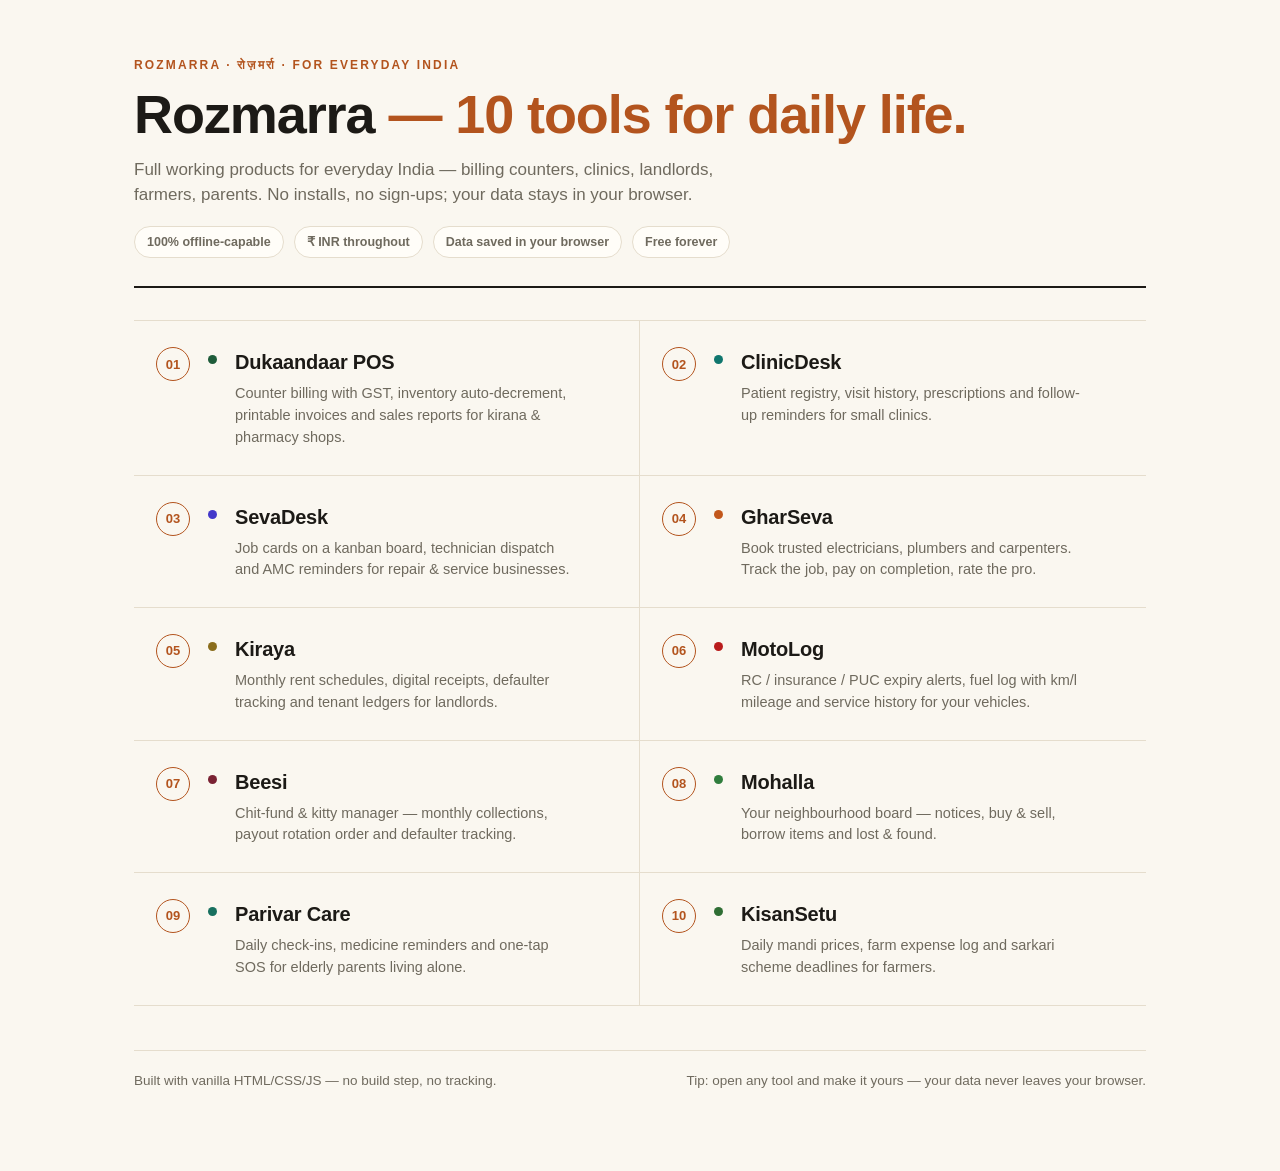
<file: index.html>
<!DOCTYPE html>
<html lang="en">
<head>
<meta charset="UTF-8">
<meta name="viewport" content="width=device-width, initial-scale=1.0">
<title>Rozmarra — everyday tools for everyday India</title>
<style>
  :root{
    --paper:#faf7f0; --ink:#1c1a16; --muted:#6f6a5e; --line:#e5ddcd;
    --accent:#b3541e; --card:#fffdf8;
  }
  *{margin:0;padding:0;box-sizing:border-box}
  body{
    font-family:-apple-system,BlinkMacSystemFont,"Segoe UI",Roboto,"Helvetica Neue",Arial,sans-serif;
    background:var(--paper); color:var(--ink); line-height:1.5;
    -webkit-font-smoothing:antialiased;
  }
  .wrap{max-width:1060px;margin:0 auto;padding:56px 24px 80px}
  header{border-bottom:2px solid var(--ink);padding-bottom:28px;margin-bottom:8px}
  .kicker{font-size:12px;letter-spacing:.18em;text-transform:uppercase;color:var(--accent);font-weight:700;margin-bottom:12px}
  h1{font-size:clamp(34px,5vw,54px);line-height:1.05;letter-spacing:-.02em;font-weight:800}
  h1 .n{color:var(--accent)}
  .sub{margin-top:14px;color:var(--muted);font-size:17px;max-width:640px}
  .meta{margin-top:18px;display:flex;gap:10px;flex-wrap:wrap}
  .chip{font-size:12.5px;font-weight:600;border:1px solid var(--line);background:var(--card);
    padding:6px 12px;border-radius:999px;color:var(--muted)}
  .grid{display:grid;grid-template-columns:1fr 1fr;gap:0;margin-top:32px;border-top:1px solid var(--line)}
  .card{
    display:flex;gap:18px;align-items:flex-start;text-decoration:none;color:inherit;
    padding:26px 22px;border-bottom:1px solid var(--line);position:relative;
    transition:background .15s ease;
  }
  .card:nth-child(odd){border-right:1px solid var(--line)}
  .card:hover{background:var(--card)}
  .num{
    font-size:13px;font-weight:700;color:var(--accent);border:1.5px solid var(--accent);
    width:34px;height:34px;border-radius:50%;display:flex;align-items:center;justify-content:center;
    flex-shrink:0;font-variant-numeric:tabular-nums;
  }
  .card h2{font-size:20px;letter-spacing:-.01em;font-weight:750;margin-bottom:6px}
  .card p{font-size:14.5px;color:var(--muted);max-width:400px}
  .go{margin-left:auto;flex-shrink:0;align-self:center;color:var(--accent);opacity:0;transform:translateX(-6px);transition:all .15s ease}
  .card:hover .go{opacity:1;transform:none}
  .dot{width:9px;height:9px;border-radius:50%;flex-shrink:0;margin-top:8px}
  footer{margin-top:44px;padding-top:20px;border-top:1px solid var(--line);color:var(--muted);font-size:13.5px;display:flex;justify-content:space-between;flex-wrap:wrap;gap:8px}
  @media(max-width:720px){
    .grid{grid-template-columns:1fr}
    .card:nth-child(odd){border-right:none}
    .go{opacity:1;transform:none}
  }
  @media(prefers-reduced-motion:reduce){*{transition:none!important}}
</style>
</head>
<body>
<div class="wrap">
  <header>
    <div class="kicker">Rozmarra · रोज़मर्रा · for everyday India</div>
    <h1>Rozmarra <span class="n">— 10 tools for daily life.</span></h1>
    <p class="sub">Full working products for everyday India — billing counters, clinics, landlords, farmers, parents. No installs, no sign-ups; your data stays in your browser.</p>
    <div class="meta">
      <span class="chip">100% offline-capable</span>
      <span class="chip">₹ INR throughout</span>
      <span class="chip">Data saved in your browser</span>
      <span class="chip">Free forever</span>
    </div>
  </header>

  <div class="grid">
    <a class="card" href="dukaandaar-pos/">
      <span class="num">01</span><span class="dot" style="background:#1e5c3a"></span>
      <div><h2>Dukaandaar POS</h2><p>Counter billing with GST, inventory auto-decrement, printable invoices and sales reports for kirana &amp; pharmacy shops.</p></div>
      <svg class="go" width="22" height="22" viewBox="0 0 24 24" fill="none" stroke="currentColor" stroke-width="2"><path d="M5 12h14M13 6l6 6-6 6"/></svg>
    </a>
    <a class="card" href="clinicdesk/">
      <span class="num">02</span><span class="dot" style="background:#0f766e"></span>
      <div><h2>ClinicDesk</h2><p>Patient registry, visit history, prescriptions and follow-up reminders for small clinics.</p></div>
      <svg class="go" width="22" height="22" viewBox="0 0 24 24" fill="none" stroke="currentColor" stroke-width="2"><path d="M5 12h14M13 6l6 6-6 6"/></svg>
    </a>
    <a class="card" href="sevadesk/">
      <span class="num">03</span><span class="dot" style="background:#4338ca"></span>
      <div><h2>SevaDesk</h2><p>Job cards on a kanban board, technician dispatch and AMC reminders for repair &amp; service businesses.</p></div>
      <svg class="go" width="22" height="22" viewBox="0 0 24 24" fill="none" stroke="currentColor" stroke-width="2"><path d="M5 12h14M13 6l6 6-6 6"/></svg>
    </a>
    <a class="card" href="gharseva/">
      <span class="num">04</span><span class="dot" style="background:#c2571b"></span>
      <div><h2>GharSeva</h2><p>Book trusted electricians, plumbers and carpenters. Track the job, pay on completion, rate the pro.</p></div>
      <svg class="go" width="22" height="22" viewBox="0 0 24 24" fill="none" stroke="currentColor" stroke-width="2"><path d="M5 12h14M13 6l6 6-6 6"/></svg>
    </a>
    <a class="card" href="kiraya/">
      <span class="num">05</span><span class="dot" style="background:#8a6d1c"></span>
      <div><h2>Kiraya</h2><p>Monthly rent schedules, digital receipts, defaulter tracking and tenant ledgers for landlords.</p></div>
      <svg class="go" width="22" height="22" viewBox="0 0 24 24" fill="none" stroke="currentColor" stroke-width="2"><path d="M5 12h14M13 6l6 6-6 6"/></svg>
    </a>
    <a class="card" href="motolog/">
      <span class="num">06</span><span class="dot" style="background:#b91c1c"></span>
      <div><h2>MotoLog</h2><p>RC / insurance / PUC expiry alerts, fuel log with km/l mileage and service history for your vehicles.</p></div>
      <svg class="go" width="22" height="22" viewBox="0 0 24 24" fill="none" stroke="currentColor" stroke-width="2"><path d="M5 12h14M13 6l6 6-6 6"/></svg>
    </a>
    <a class="card" href="beesi/">
      <span class="num">07</span><span class="dot" style="background:#7a2233"></span>
      <div><h2>Beesi</h2><p>Chit-fund &amp; kitty manager — monthly collections, payout rotation order and defaulter tracking.</p></div>
      <svg class="go" width="22" height="22" viewBox="0 0 24 24" fill="none" stroke="currentColor" stroke-width="2"><path d="M5 12h14M13 6l6 6-6 6"/></svg>
    </a>
    <a class="card" href="mohalla/">
      <span class="num">08</span><span class="dot" style="background:#2f7d3d"></span>
      <div><h2>Mohalla</h2><p>Your neighbourhood board — notices, buy &amp; sell, borrow items and lost &amp; found.</p></div>
      <svg class="go" width="22" height="22" viewBox="0 0 24 24" fill="none" stroke="currentColor" stroke-width="2"><path d="M5 12h14M13 6l6 6-6 6"/></svg>
    </a>
    <a class="card" href="parivar-care/">
      <span class="num">09</span><span class="dot" style="background:#17705f"></span>
      <div><h2>Parivar Care</h2><p>Daily check-ins, medicine reminders and one-tap SOS for elderly parents living alone.</p></div>
      <svg class="go" width="22" height="22" viewBox="0 0 24 24" fill="none" stroke="currentColor" stroke-width="2"><path d="M5 12h14M13 6l6 6-6 6"/></svg>
    </a>
    <a class="card" href="kisansetu/">
      <span class="num">10</span><span class="dot" style="background:#2f6e34"></span>
      <div><h2>KisanSetu</h2><p>Daily mandi prices, farm expense log and sarkari scheme deadlines for farmers.</p></div>
      <svg class="go" width="22" height="22" viewBox="0 0 24 24" fill="none" stroke="currentColor" stroke-width="2"><path d="M5 12h14M13 6l6 6-6 6"/></svg>
    </a>
  </div>

  <footer>
    <span>Built with vanilla HTML/CSS/JS — no build step, no tracking.</span>
    <span>Tip: open any tool and make it yours — your data never leaves your browser.</span>
  </footer>
</div>
</body>
</html>
</file>
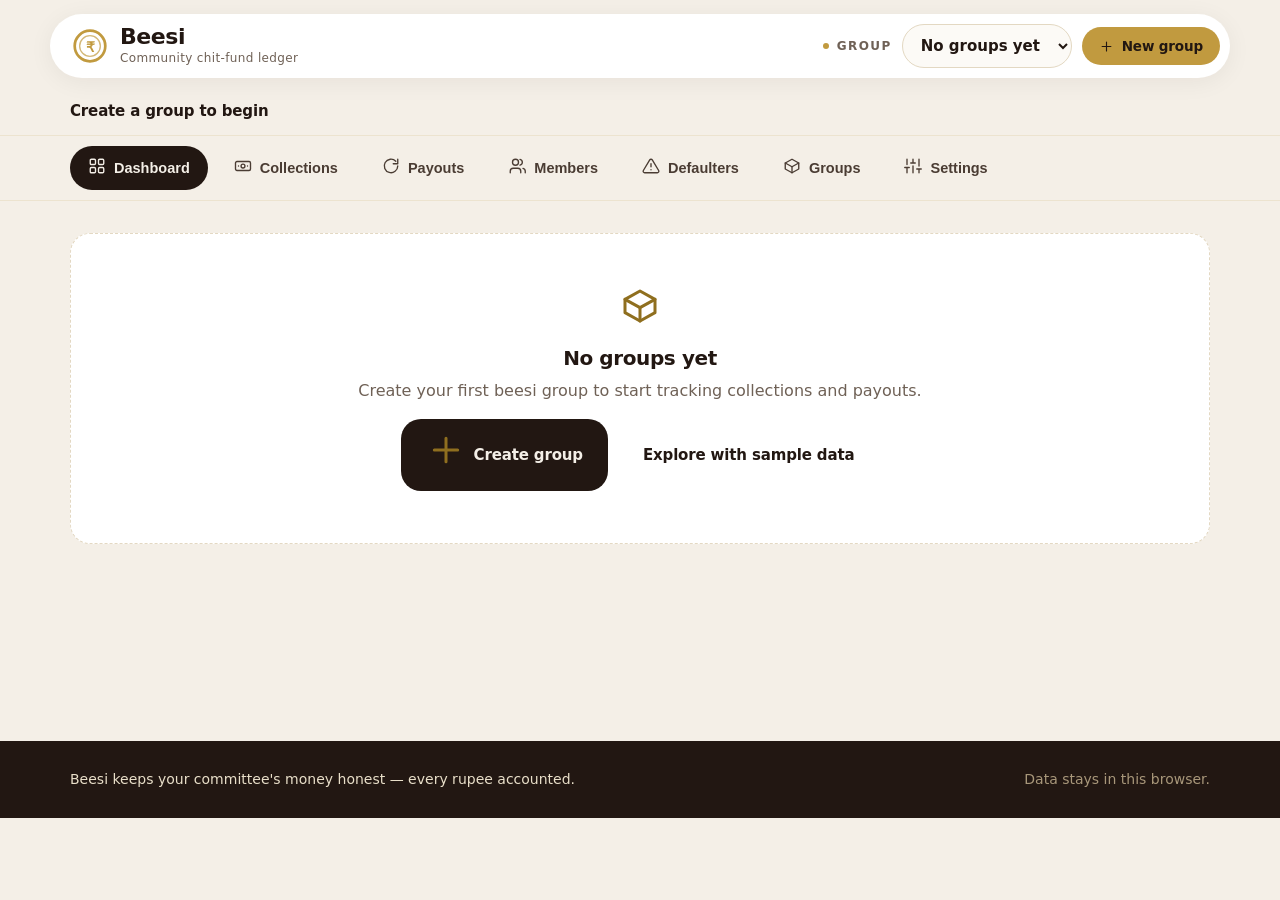
<file: beesi/index.html>
<!DOCTYPE html>
<html lang="en">
<head>
<meta charset="UTF-8">
<meta name="viewport" content="width=device-width, initial-scale=1">
<title>Beesi — Community Chit-Fund Manager</title>
<link rel="stylesheet" href="styles.css">
</head>
<body>
<div id="selftest-banner" hidden></div>

<header class="appbar">
  <div class="wrap appbar-in">
    <div class="brand">
      <span class="brand-mark" aria-hidden="true">
        <svg viewBox="0 0 40 40" width="36" height="36"><circle cx="20" cy="20" r="17" fill="none" stroke="#C19A3F" stroke-width="3"/><circle cx="20" cy="20" r="11.5" fill="none" stroke="#C19A3F" stroke-width="1.5" opacity="0.7"/><text x="20" y="26.5" text-anchor="middle" font-size="15" font-weight="700" fill="#C19A3F" font-family="Georgia, serif">₹</text></svg>
      </span>
      <div>
        <div class="brand-name">Beesi</div>
        <div class="brand-sub">Community chit-fund ledger</div>
      </div>
    </div>
    <div class="appbar-right">
      <label class="grouplab" for="group-select">Group</label>
      <select id="group-select" class="group-select" aria-label="Active group"></select>
      <button class="btn btn-gold btn-sm" id="btn-new-group" type="button"></button>
    </div>
  </div>
</header>

<div class="groupstrip">
  <div class="wrap groupstrip-in" id="groupstrip"></div>
</div>

<nav class="tabs" aria-label="Sections">
  <div class="wrap tabs-in" id="tabs">
    <button class="tab" data-tab="dashboard" type="button"><span class="tab-ic" data-ic="grid"></span>Dashboard</button>
    <button class="tab" data-tab="collections" type="button"><span class="tab-ic" data-ic="wallet"></span>Collections</button>
    <button class="tab" data-tab="payouts" type="button"><span class="tab-ic" data-ic="cycle"></span>Payouts</button>
    <button class="tab" data-tab="members" type="button"><span class="tab-ic" data-ic="users"></span>Members</button>
    <button class="tab" data-tab="defaulters" type="button"><span class="tab-ic" data-ic="alert"></span>Defaulters</button>
    <button class="tab" data-tab="groups" type="button"><span class="tab-ic" data-ic="box"></span>Groups</button>
    <button class="tab" data-tab="settings" type="button"><span class="tab-ic" data-ic="sliders"></span>Settings</button>
  </div>
</nav>

<main id="view" class="wrap"></main>

<footer class="foot">
  <div class="wrap foot-in">
    <span>Beesi keeps your committee's money honest — every rupee accounted.</span>
    <span class="foot-note">Data stays in this browser.</span>
  </div>
</footer>

<div id="modal-root"></div>
<div id="toast-root" aria-live="polite"></div>
<script src="app.js"></script>
</body>
</html>
</file>
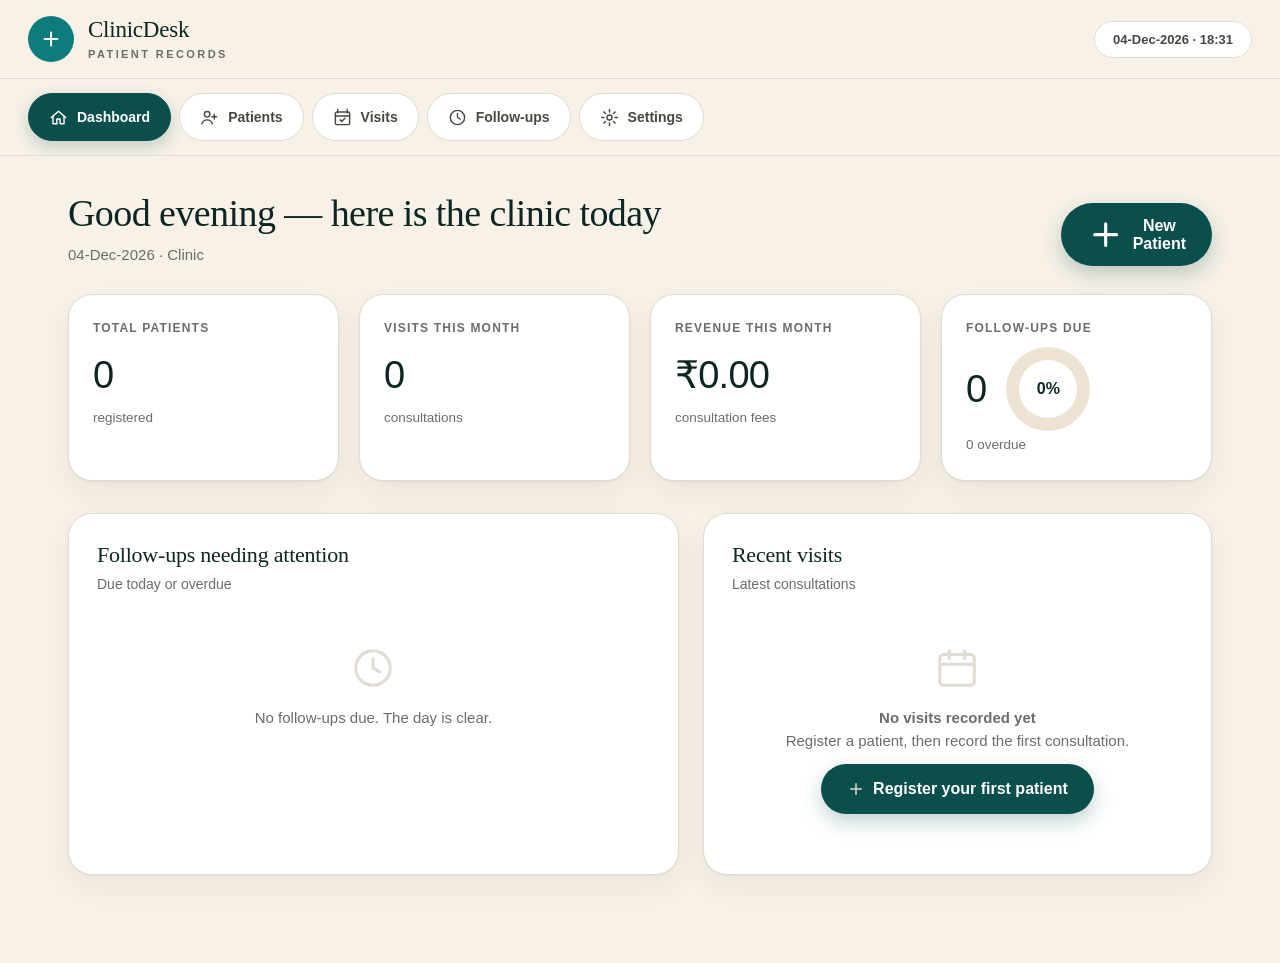
<file: clinicdesk/index.html>
<!DOCTYPE html>
<html lang="en">
<head>
<meta charset="UTF-8"/>
<meta name="viewport" content="width=device-width, initial-scale=1.0"/>
<meta name="description" content="ClinicDesk — patient records, visit history and follow-up reminders for small clinics."/>
<title>ClinicDesk — Clinic Records</title>
<link rel="stylesheet" href="styles.css"/>
</head>
<body>
<header class="topbar">
  <div class="brand">
    <span class="brand-mark" aria-hidden="true">
      <svg viewBox="0 0 24 24" fill="none" stroke="currentColor" stroke-width="2.2" stroke-linecap="round"><path d="M12 5v14M5 12h14"/></svg>
    </span>
    <div class="brand-text">
      <h1>ClinicDesk</h1>
      <p>Patient Records</p>
    </div>
  </div>
  <div class="topbar-right">
    <span class="date-chip" id="clock" aria-label="Current date and time"></span>
  </div>
</header>

<nav class="tabs" role="tablist" aria-label="Clinic sections">
  <button class="tab is-active" role="tab" aria-selected="true" data-action="nav" data-view="dashboard">
    <svg viewBox="0 0 24 24" fill="none" stroke="currentColor" stroke-width="1.8" stroke-linecap="round" stroke-linejoin="round"><path d="M3 12l9-8 9 8"/><path d="M5 10v10h5v-6h4v6h5V10"/></svg>
    <span>Dashboard</span>
  </button>
  <button class="tab" role="tab" aria-selected="false" data-action="nav" data-view="patients">
    <svg viewBox="0 0 24 24" fill="none" stroke="currentColor" stroke-width="1.8" stroke-linecap="round" stroke-linejoin="round"><circle cx="9" cy="8" r="3.5"/><path d="M2.5 20c.8-3.2 3.4-5 6.5-5s5.7 1.8 6.5 5"/><path d="M18 8v6M15 11h6"/></svg>
    <span>Patients</span>
  </button>
  <button class="tab" role="tab" aria-selected="false" data-action="nav" data-view="visits">
    <svg viewBox="0 0 24 24" fill="none" stroke="currentColor" stroke-width="1.8" stroke-linecap="round" stroke-linejoin="round"><path d="M6 2v4M18 2v4"/><rect x="3" y="5" width="18" height="16" rx="2"/><path d="M3 10h18M9 15l2 2 4-4"/></svg>
    <span>Visits</span>
  </button>
  <button class="tab" role="tab" aria-selected="false" data-action="nav" data-view="followups">
    <svg viewBox="0 0 24 24" fill="none" stroke="currentColor" stroke-width="1.8" stroke-linecap="round" stroke-linejoin="round"><circle cx="12" cy="12" r="9"/><path d="M12 7v5l3.5 2"/></svg>
    <span>Follow-ups</span>
  </button>
  <button class="tab" role="tab" aria-selected="false" data-action="nav" data-view="settings">
    <svg viewBox="0 0 24 24" fill="none" stroke="currentColor" stroke-width="1.8" stroke-linecap="round" stroke-linejoin="round"><circle cx="12" cy="12" r="3.2"/><path d="M12 2v3M12 19v3M2 12h3M19 12h3M4.9 4.9l2.1 2.1M17 17l2.1 2.1M19.1 4.9L17 7M7 17l-2.1 2.1"/></svg>
    <span>Settings</span>
  </button>
</nav>

<main id="view" aria-live="polite"></main>

<div id="modal-root"></div>
<div id="toast-root" aria-live="polite" aria-atomic="true"></div>
<div id="selftest-banner" hidden></div>

<script src="app.js"></script>
</body>
</html>
</file>
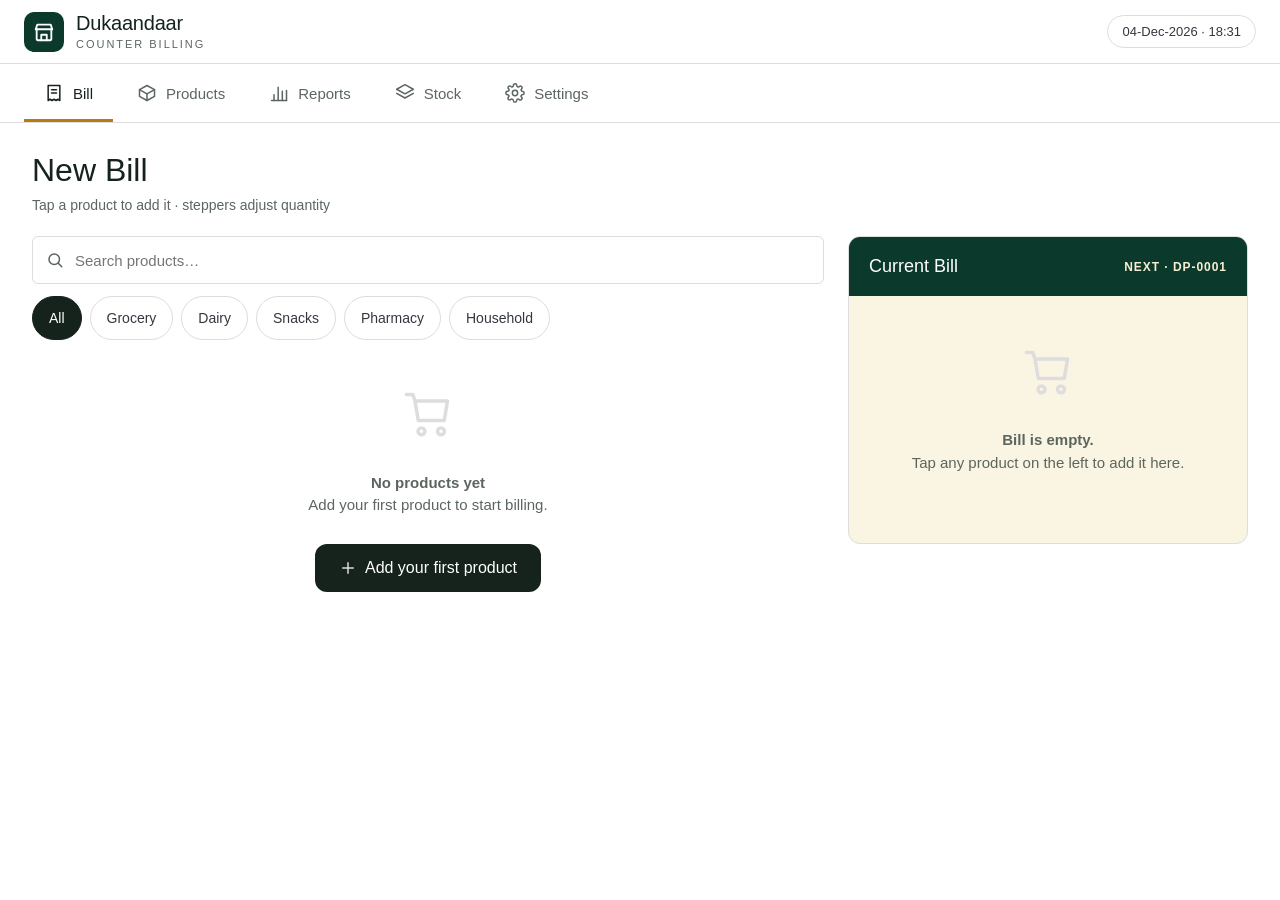
<file: dukaandaar-pos/index.html>
<!DOCTYPE html>
<html lang="en">
<head>
<meta charset="UTF-8"/>
<meta name="viewport" content="width=device-width, initial-scale=1.0"/>
<meta name="description" content="Dukaandaar POS — touch-friendly counter billing for kirana and pharmacy shops."/>
<title>Dukaandaar POS — Counter Billing</title>
<link rel="stylesheet" href="styles.css"/>
</head>
<body>
<header class="topbar">
  <div class="brand">
    <span class="brand-mark" aria-hidden="true">
      <svg viewBox="0 0 24 24" fill="none" stroke="currentColor" stroke-width="2" stroke-linecap="round" stroke-linejoin="round"><path d="M3 9l1.7-5h14.6L21 9"/><path d="M4 9v11a1 1 0 0 0 1 1h14a1 1 0 0 0 1-1V9"/><path d="M9 21v-6h6v6"/><path d="M3 9h18"/></svg>
    </span>
    <div class="brand-text">
      <h1>Dukaandaar</h1>
      <p>Counter Billing</p>
    </div>
  </div>
  <div class="topbar-right">
    <span class="date-chip" id="clock" aria-label="Current date and time"></span>
  </div>
</header>

<nav class="tabs" role="tablist" aria-label="POS sections">
  <button class="tab is-active" role="tab" aria-selected="true" data-action="nav" data-view="bill">
    <svg viewBox="0 0 24 24" fill="none" stroke="currentColor" stroke-width="1.8" stroke-linecap="round" stroke-linejoin="round"><path d="M5 3h14v18l-2.3-1.5L14.4 21l-2.4-1.5L9.6 21l-2.3-1.5L5 21z"/><path d="M9 8h6M9 12h6"/></svg>
    <span>Bill</span>
  </button>
  <button class="tab" role="tab" aria-selected="false" data-action="nav" data-view="products">
    <svg viewBox="0 0 24 24" fill="none" stroke="currentColor" stroke-width="1.8" stroke-linecap="round" stroke-linejoin="round"><path d="M21 8l-9-5-9 5v8l9 5 9-5z"/><path d="M3 8l9 5 9-5"/><path d="M12 13v8"/></svg>
    <span>Products</span>
  </button>
  <button class="tab" role="tab" aria-selected="false" data-action="nav" data-view="reports">
    <svg viewBox="0 0 24 24" fill="none" stroke="currentColor" stroke-width="1.8" stroke-linecap="round" stroke-linejoin="round"><path d="M3 21h18"/><path d="M6 21v-7M11 21V5M16 21v-11M21 21V9"/></svg>
    <span>Reports</span>
  </button>
  <button class="tab" role="tab" aria-selected="false" data-action="nav" data-view="stock">
    <svg viewBox="0 0 24 24" fill="none" stroke="currentColor" stroke-width="1.8" stroke-linecap="round" stroke-linejoin="round"><path d="M12 2l10 5.5L12 13 2 7.5z"/><path d="M2 12.5L12 18l10-5.5"/><path d="M2 17.5L12 23l10-5.5" opacity="0"/></svg>
    <span>Stock</span>
  </button>
  <button class="tab" role="tab" aria-selected="false" data-action="nav" data-view="settings">
    <svg viewBox="0 0 24 24" fill="none" stroke="currentColor" stroke-width="1.8" stroke-linecap="round" stroke-linejoin="round"><circle cx="12" cy="12" r="3.2"/><path d="M19.4 15a1.7 1.7 0 0 0 .34 1.87l.06.06a2 2 0 1 1-2.83 2.83l-.06-.06a1.7 1.7 0 0 0-1.87-.34 1.7 1.7 0 0 0-1.03 1.56V21a2 2 0 1 1-4 0v-.09a1.7 1.7 0 0 0-1.11-1.56 1.7 1.7 0 0 0-1.87.34l-.06.06a2 2 0 1 1-2.83-2.83l.06-.06A1.7 1.7 0 0 0 4.6 15a1.7 1.7 0 0 0-1.56-1.03H3a2 2 0 1 1 0-4h.09A1.7 1.7 0 0 0 4.65 8.9a1.7 1.7 0 0 0-.34-1.87l-.06-.06a2 2 0 1 1 2.83-2.83l.06.06a1.7 1.7 0 0 0 1.87.34h.08A1.7 1.7 0 0 0 10.12 3V3a2 2 0 1 1 4 0v.09c0 .68.4 1.3 1.03 1.56.6.26 1.3.13 1.87-.34l.06-.06a2 2 0 1 1 2.83 2.83l-.06.06a1.7 1.7 0 0 0-.34 1.87v.08c.26.6.88 1.03 1.56 1.03H21a2 2 0 1 1 0 4h-.09c-.68 0-1.3.4-1.51 1.03z"/></svg>
    <span>Settings</span>
  </button>
</nav>

<main id="view" aria-live="polite"></main>

<div id="modal-root"></div>
<div id="toast-root" aria-live="polite" aria-atomic="true"></div>
<div id="print-area" aria-hidden="true"></div>
<div id="selftest-banner" hidden></div>

<script src="app.js"></script>
</body>
</html>
</file>
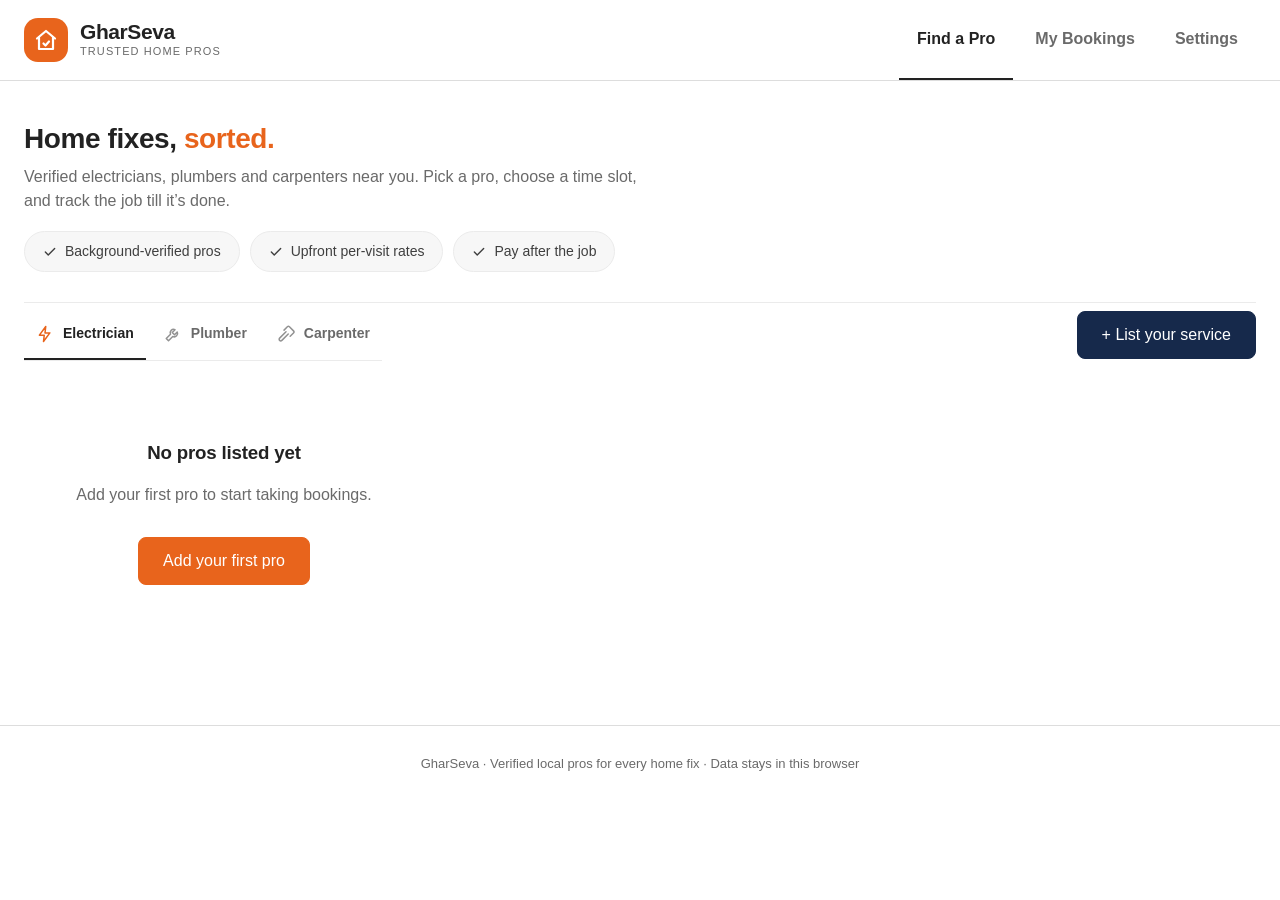
<file: gharseva/index.html>
<!DOCTYPE html>
<html lang="en">
<head>
<meta charset="UTF-8">
<meta name="viewport" content="width=device-width, initial-scale=1.0">
<title>GharSeva — Home Services, On Demand</title>
<link rel="stylesheet" href="styles.css">
</head>
<body>
<div id="selftest-banner" hidden></div>
<header class="site-header">
  <div class="header-inner">
    <div class="brand">
      <span class="brand-mark" aria-hidden="true">
        <svg viewBox="0 0 24 24" width="24" height="24" fill="none" stroke="currentColor" stroke-width="2.2" stroke-linecap="round" stroke-linejoin="round"><path d="M3 10.5 12 3l9 7.5"/><path d="M5 9.5V21h14V9.5"/><path d="m9.5 15.5 2 2 3.5-4"/></svg>
      </span>
      <div>
        <span class="brand-name">GharSeva</span>
        <span class="brand-sub">Trusted home pros</span>
      </div>
    </div>
    <nav class="topnav" aria-label="Primary">
      <button class="nav-btn is-active" data-view="directory" type="button">Find a Pro</button>
      <button class="nav-btn" data-view="bookings" type="button">My Bookings <span class="nav-badge" id="booking-badge" hidden></span></button>
      <button class="nav-btn" data-view="settings" type="button">Settings</button>
    </nav>
  </div>
</header>

<main class="page">
  <section id="view-directory" class="view is-active" aria-label="Pro directory"></section>
  <section id="view-book" class="view" aria-label="Book a service"></section>
  <section id="view-bookings" class="view" aria-label="My bookings"></section>
  <section id="view-settings" class="view" aria-label="Settings"></section>
</main>

<footer class="site-footer">
  <p>GharSeva · Verified local pros for every home fix · Data stays in this browser</p>
</footer>

<div id="modal-root"></div>
<div id="toast-root" aria-live="polite"></div>
<script src="app.js"></script>
</body>
</html>
</file>
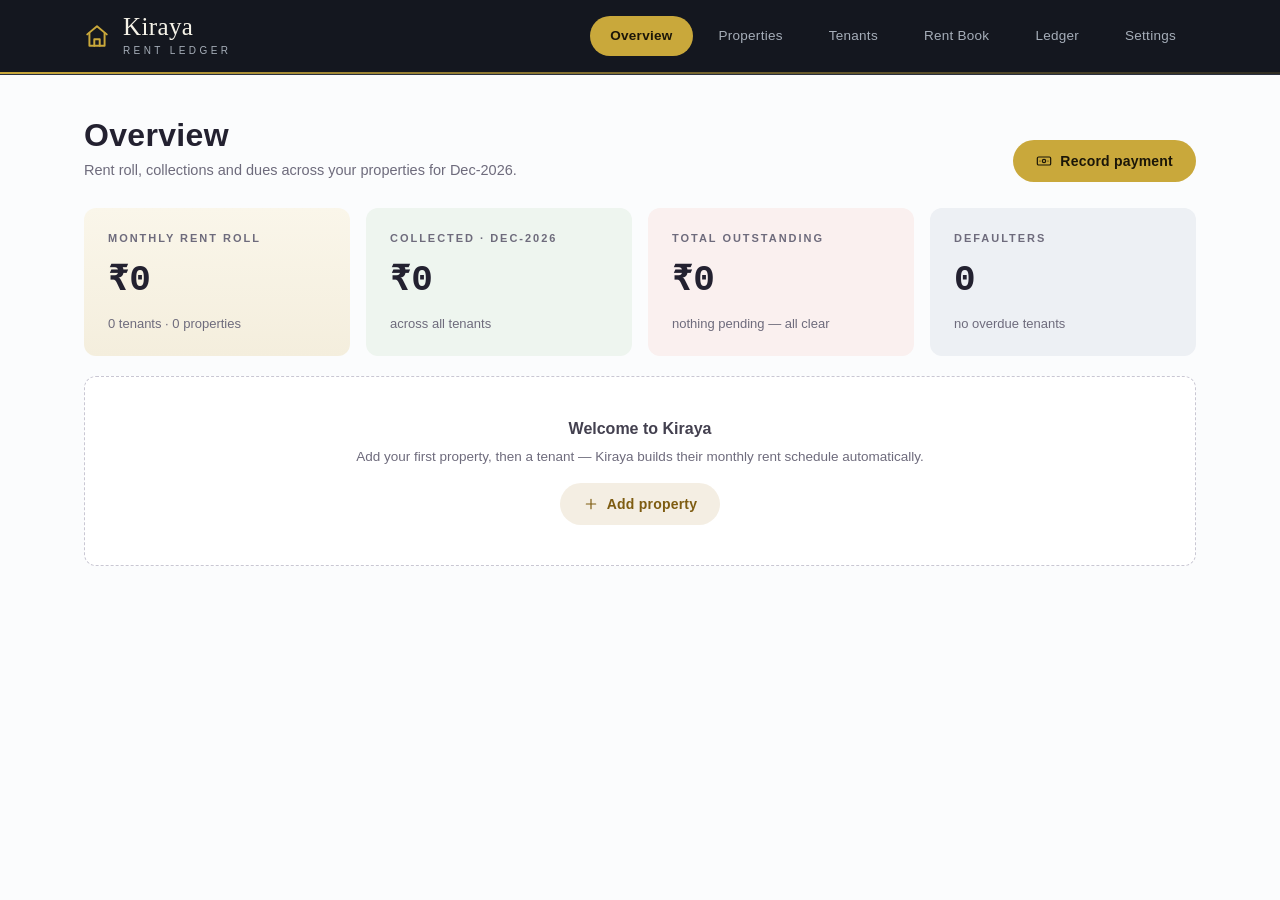
<file: kiraya/index.html>
<!DOCTYPE html>
<html lang="en">
<head>
<meta charset="UTF-8">
<meta name="viewport" content="width=device-width, initial-scale=1">
<title>Kiraya — Rent Ledger</title>
<link rel="stylesheet" href="styles.css">
</head>
<body>
<div id="selftest-banner" hidden></div>
<header class="topbar">
  <div class="topbar-inner">
    <div class="brand">
      <div class="brand-mark" aria-hidden="true">
        <svg viewBox="0 0 24 24" width="26" height="26" fill="none" stroke="currentColor" stroke-width="1.8" stroke-linecap="round" stroke-linejoin="round"><path d="M3 10.5 12 3l9 7.5"/><path d="M5 9.5V21h14V9.5"/><path d="M9.5 21v-6h5v6"/></svg>
      </div>
      <div class="brand-text">
        <span class="brand-name">Kiraya</span>
        <span class="brand-sub">Rent Ledger</span>
      </div>
    </div>
    <nav class="mainnav" id="mainnav" aria-label="Primary"></nav>
  </div>
</header>
<main id="app" class="wrap"></main>
<div id="modal-root"></div>
<div id="toast-root" aria-live="polite"></div>
<div id="print-area" aria-hidden="true"></div>
<script src="app.js"></script>
</body>
</html>
</file>
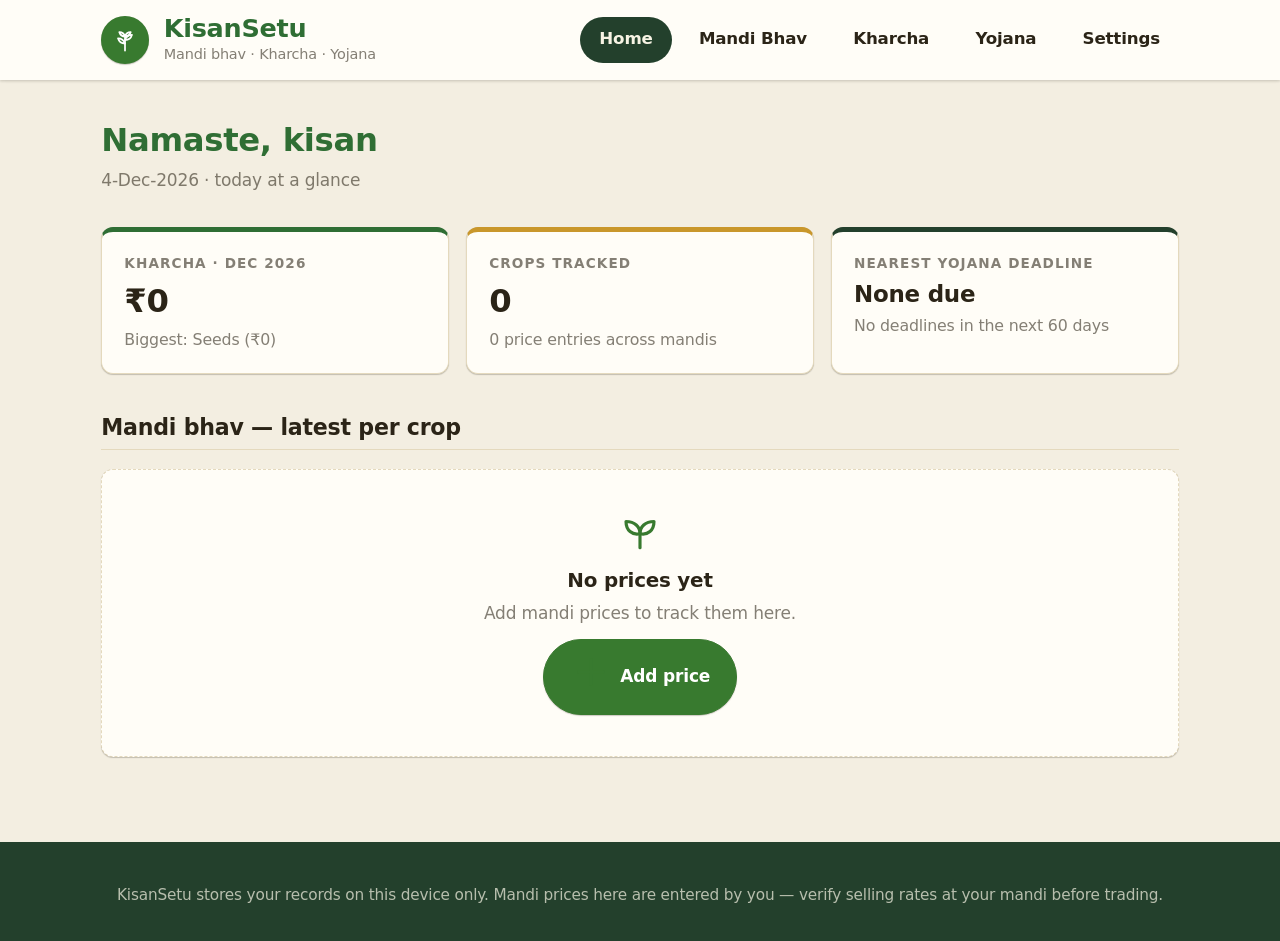
<file: kisansetu/index.html>
<!doctype html>
<html lang="en">
<head>
<meta charset="utf-8">
<meta name="viewport" content="width=device-width, initial-scale=1">
<title>KisanSetu — Mandi Bhav, Kharcha, Yojana</title>
<link rel="stylesheet" href="styles.css">
</head>
<body>
<header class="site-header">
  <div class="header-inner">
    <div class="brand">
      <span class="brand-mark" aria-hidden="true">
        <svg viewBox="0 0 32 32" fill="none" stroke="currentColor" stroke-width="2" stroke-linecap="round" stroke-linejoin="round">
          <path d="M16 28V12"/>
          <path d="M16 20c-4 0-7-2.5-8-6 3.5 0 6.5 1.5 8 6z"/>
          <path d="M16 16c4 0 7-2.5 8-6-3.5 0-6.5 1.5-8 6z"/>
          <path d="M16 12c-3 0-5.5-2-6.5-5 3 0 5.5 1.5 6.5 5z"/>
          <path d="M16 12c3 0 5.5-2 6.5-5-3 0-5.5 1.5-6.5 5z"/>
        </svg>
      </span>
      <div class="brand-text">
        <span class="brand-name">KisanSetu</span>
        <span class="brand-tag">Mandi bhav · Kharcha · Yojana</span>
      </div>
    </div>
    <nav class="tabs" aria-label="Main sections">
      <button class="tab" data-view="dashboard" aria-current="page">Home</button>
      <button class="tab" data-view="prices">Mandi Bhav</button>
      <button class="tab" data-view="expenses">Kharcha</button>
      <button class="tab" data-view="schemes">Yojana</button>
      <button class="tab" data-view="settings">Settings</button>
    </nav>
  </div>
</header>

<main class="page" id="app">
  <section id="view-dashboard" class="view" aria-label="Dashboard"></section>
  <section id="view-prices" class="view" aria-label="Mandi prices" hidden></section>
  <section id="view-expenses" class="view" aria-label="Farm expenses" hidden></section>
  <section id="view-schemes" class="view" aria-label="Schemes" hidden></section>
  <section id="view-settings" class="view" aria-label="Settings" hidden></section>
</main>

<footer class="site-footer">
  <p>KisanSetu stores your records on this device only. Mandi prices here are entered by you — verify selling rates at your mandi before trading.</p>
</footer>

<div id="modal-root"></div>
<div id="selftest-banner" class="selftest-banner" hidden></div>
<script src="app.js"></script>
</body>
</html>
</file>
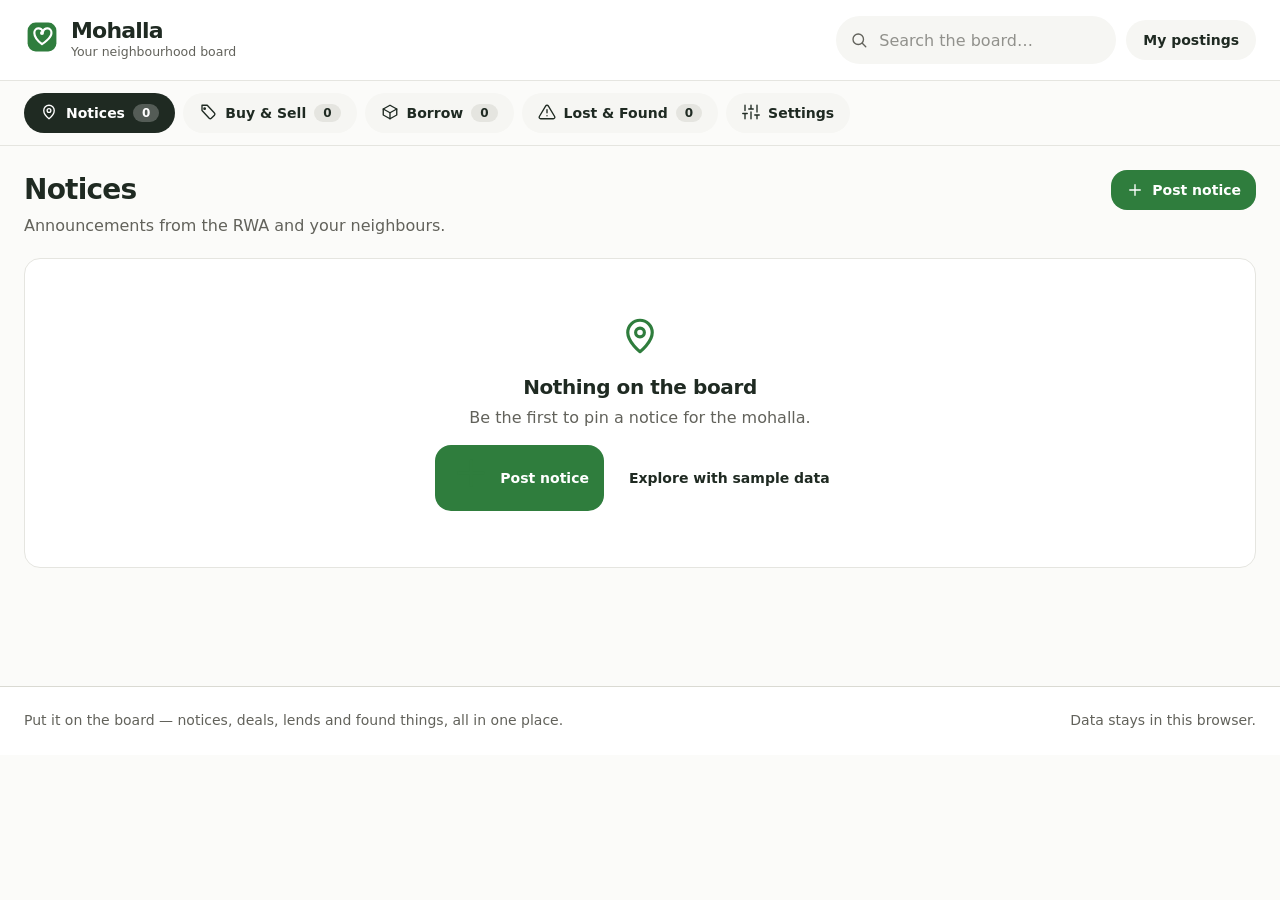
<file: mohalla/index.html>
<!DOCTYPE html>
<html lang="en">
<head>
<meta charset="UTF-8">
<meta name="viewport" content="width=device-width, initial-scale=1">
<title>Mohalla — Neighbourhood Board</title>
<link rel="stylesheet" href="styles.css">
</head>
<body>
<div id="selftest-banner" hidden></div>

<header class="appbar">
  <div class="wrap appbar-in">
    <div class="brand">
      <span class="brand-mark" aria-hidden="true">
        <svg viewBox="0 0 40 40" width="36" height="36"><rect x="4" y="4" width="32" height="32" rx="9" fill="#2F7D3D"/><path d="M20 28s-8.5-6.6-8.5-12.5a4.8 4.8 0 019.5-1.2 4.8 4.8 0 019.5 1.2C30.5 21.4 20 28 20 28z" fill="none" stroke="#fff" stroke-width="2.4" stroke-linejoin="round"/><circle cx="20" cy="15.5" r="2.2" fill="#fff"/></svg>
      </span>
      <div>
        <div class="brand-name">Mohalla</div>
        <div class="brand-sub">Your neighbourhood board</div>
      </div>
    </div>
    <div class="appbar-right">
      <div class="searchbox">
        <span class="search-ic" aria-hidden="true"></span>
        <input type="search" id="search" placeholder="Search the board…" aria-label="Search the board">
      </div>
      <button class="btn btn-outline-w btn-sm" id="btn-mine" type="button" aria-pressed="false">My postings</button>
    </div>
  </div>
</header>

<nav class="tabs" aria-label="Board sections">
  <div class="wrap tabs-in" id="tabs">
    <button class="tab" data-tab="notices" type="button"><span class="tab-ic" data-ic="pin"></span>Notices <span class="cnt" data-cnt="notices"></span></button>
    <button class="tab" data-tab="listings" type="button"><span class="tab-ic" data-ic="tag"></span>Buy &amp; Sell <span class="cnt" data-cnt="listings"></span></button>
    <button class="tab" data-tab="borrow" type="button"><span class="tab-ic" data-ic="box"></span>Borrow <span class="cnt" data-cnt="borrow"></span></button>
    <button class="tab" data-tab="lostfound" type="button"><span class="tab-ic" data-ic="alert"></span>Lost &amp; Found <span class="cnt" data-cnt="lostfound"></span></button>
    <button class="tab" data-tab="settings" type="button"><span class="tab-ic" data-ic="sliders"></span>Settings</button>
  </div>
</nav>

<main id="view" class="wrap"></main>

<footer class="foot">
  <div class="wrap foot-in">
    <span>Put it on the board — notices, deals, lends and found things, all in one place.</span>
    <span class="foot-note">Data stays in this browser.</span>
  </div>
</footer>

<div id="modal-root"></div>
<div id="toast-root" aria-live="polite"></div>
<script src="app.js"></script>
</body>
</html>
</file>
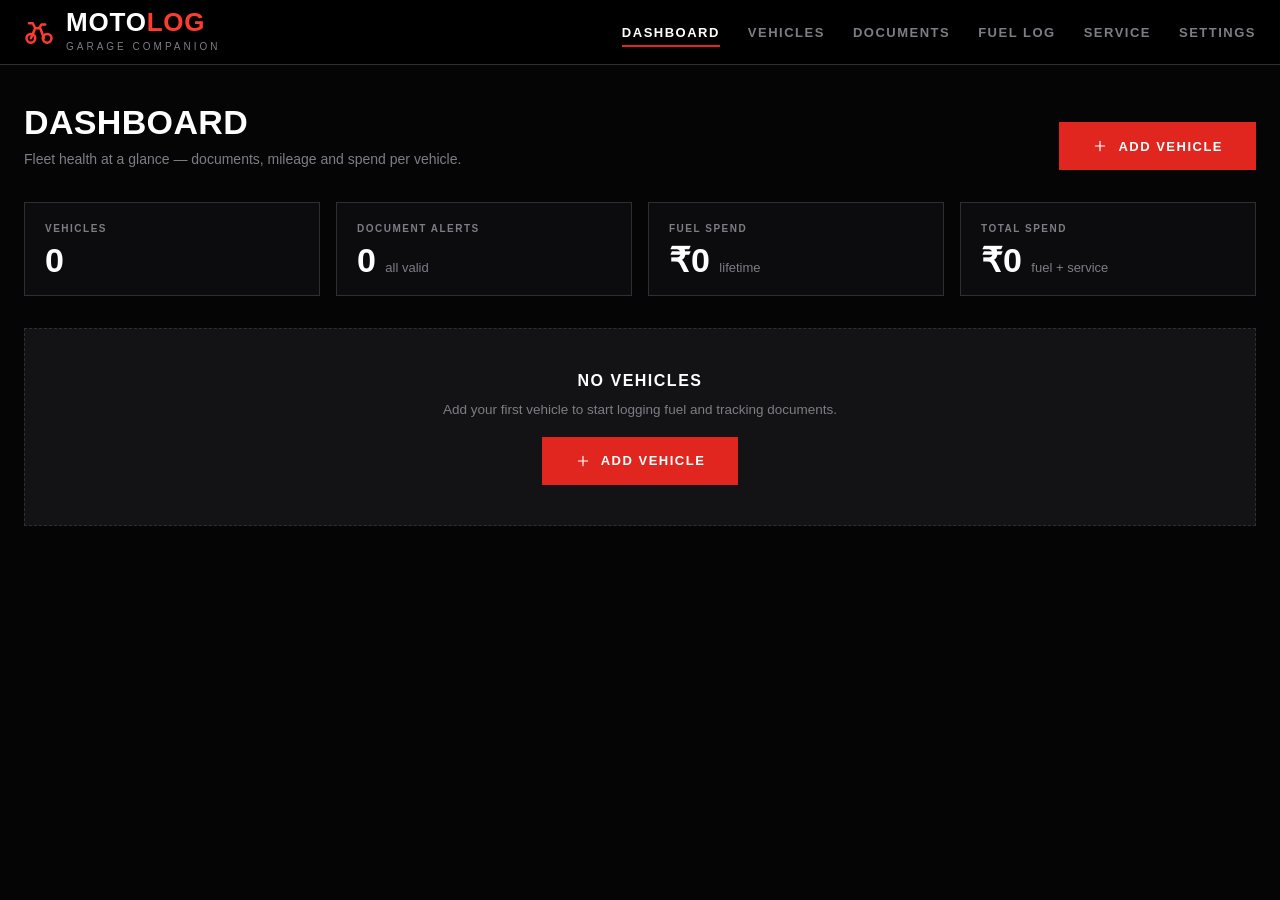
<file: motolog/index.html>
<!DOCTYPE html>
<html lang="en">
<head>
<meta charset="UTF-8">
<meta name="viewport" content="width=device-width, initial-scale=1">
<title>MotoLog — Vehicle Companion</title>
<link rel="stylesheet" href="styles.css">
</head>
<body>
<div id="selftest-banner" hidden></div>
<header class="topbar">
  <div class="topbar-inner">
    <div class="brand">
      <div class="brand-mark" aria-hidden="true">
        <svg viewBox="0 0 24 24" width="30" height="30" fill="none" stroke="currentColor" stroke-width="2" stroke-linecap="round" stroke-linejoin="round"><circle cx="5.5" cy="17" r="3.5"/><circle cx="18.5" cy="17" r="3.5"/><path d="M5.5 17 9 9h4l3 8M9 9 7 5H4m8 4 2-3h3"/></svg>
      </div>
      <div class="brand-text">
        <span class="brand-name">MOTO<span>LOG</span></span>
        <span class="brand-sub">Garage companion</span>
      </div>
    </div>
    <nav class="mainnav" id="mainnav" aria-label="Primary"></nav>
  </div>
</header>
<main id="app" class="wrap"></main>
<div id="modal-root"></div>
<div id="toast-root" aria-live="polite"></div>
<script src="app.js"></script>
</body>
</html>
</file>
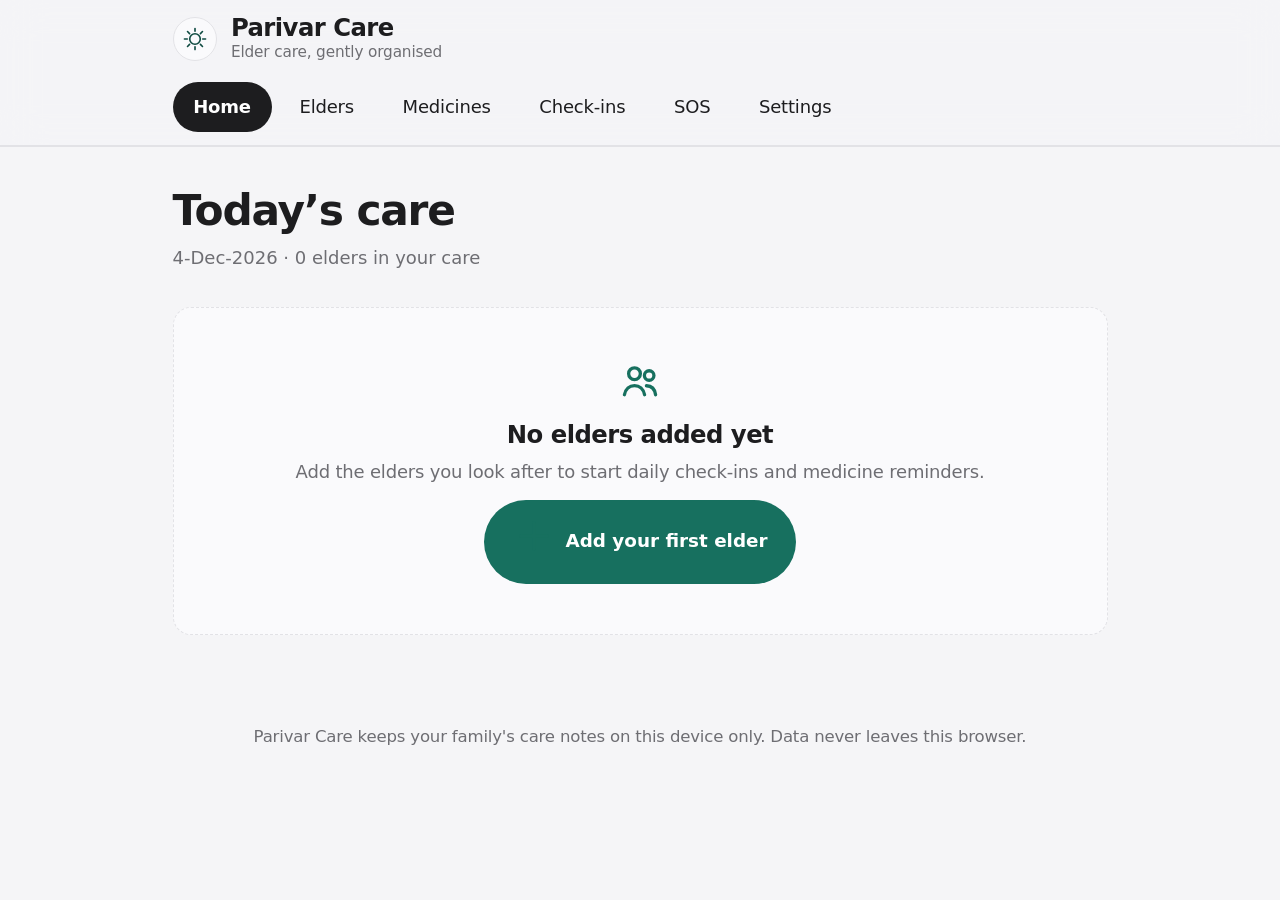
<file: parivar-care/index.html>
<!doctype html>
<html lang="en">
<head>
<meta charset="utf-8">
<meta name="viewport" content="width=device-width, initial-scale=1">
<title>Parivar Care — Elder Care at Home</title>
<link rel="stylesheet" href="styles.css">
</head>
<body>
<header class="site-header">
  <div class="header-inner">
    <div class="brand">
      <span class="brand-mark" aria-hidden="true">
        <svg viewBox="0 0 32 32" fill="none" stroke="currentColor" stroke-width="2" stroke-linecap="round">
          <circle cx="16" cy="16" r="6.5"/>
          <path d="M16 3v3.5M16 25.5V29M3 16h3.5M25.5 16H29M6.8 6.8l2.5 2.5M22.7 22.7l2.5 2.5M25.2 6.8l-2.5 2.5M9.3 22.7l-2.5 2.5"/>
        </svg>
      </span>
      <div class="brand-text">
        <span class="brand-name">Parivar Care</span>
        <span class="brand-tag">Elder care, gently organised</span>
      </div>
    </div>
    <nav class="tabs" aria-label="Main sections">
      <button class="tab" data-view="dashboard" aria-current="page">Home</button>
      <button class="tab" data-view="elders">Elders</button>
      <button class="tab" data-view="medicines">Medicines</button>
      <button class="tab" data-view="checkins">Check-ins</button>
      <button class="tab" data-view="sos">SOS</button>
      <button class="tab" data-view="settings">Settings</button>
    </nav>
  </div>
  <div class="header-arc" aria-hidden="true"></div>
</header>

<main class="page" id="app">
  <section id="view-dashboard" class="view" aria-label="Dashboard"></section>
  <section id="view-elders" class="view" aria-label="Elders" hidden></section>
  <section id="view-medicines" class="view" aria-label="Medicines" hidden></section>
  <section id="view-checkins" class="view" aria-label="Check-ins" hidden></section>
  <section id="view-sos" class="view" aria-label="SOS" hidden></section>
  <section id="view-settings" class="view" aria-label="Settings" hidden></section>
</main>

<footer class="site-footer">
  <p>Parivar Care keeps your family's care notes on this device only. Data never leaves this browser.</p>
</footer>

<div id="modal-root"></div>
<div id="selftest-banner" class="selftest-banner" hidden></div>
<script src="app.js"></script>
</body>
</html>
</file>
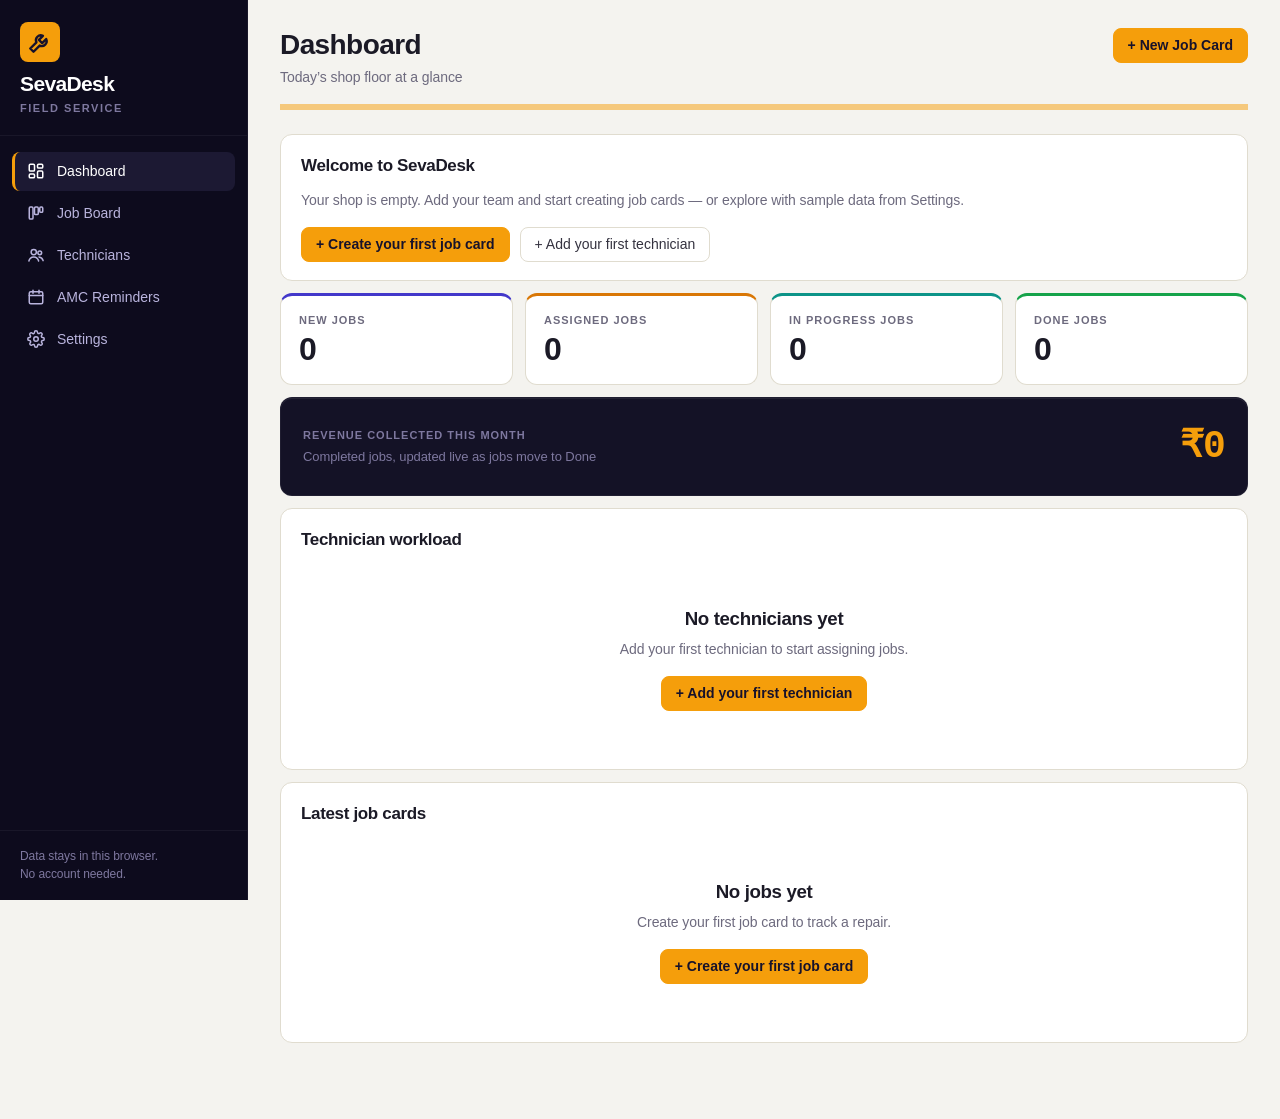
<file: sevadesk/index.html>
<!DOCTYPE html>
<html lang="en">
<head>
<meta charset="UTF-8">
<meta name="viewport" content="width=device-width, initial-scale=1.0">
<title>SevaDesk — Field Service Manager</title>
<link rel="stylesheet" href="styles.css">
</head>
<body>
<div id="selftest-banner" hidden></div>
<div class="shell">
  <aside class="sidebar" aria-label="Primary navigation">
    <div class="brand">
      <span class="brand-mark" aria-hidden="true">
        <svg viewBox="0 0 24 24" width="26" height="26" fill="none" stroke="currentColor" stroke-width="2.2" stroke-linecap="round" stroke-linejoin="round"><path d="M14.7 6.3a4.5 4.5 0 0 0-6 6L3 18l3 3 5.7-5.7a4.5 4.5 0 0 0 6-6L14 13l-3-3 3.7-3.7z"/></svg>
      </span>
      <span class="brand-name">SevaDesk</span>
      <span class="brand-sub">Field Service</span>
    </div>
    <nav class="nav">
      <button class="nav-btn is-active" data-view="dashboard" type="button">
        <svg viewBox="0 0 24 24" width="18" height="18" fill="none" stroke="currentColor" stroke-width="2" stroke-linecap="round" stroke-linejoin="round"><rect x="3" y="3" width="7" height="9" rx="1.5"/><rect x="14" y="3" width="7" height="5" rx="1.5"/><rect x="14" y="12" width="7" height="9" rx="1.5"/><rect x="3" y="16" width="7" height="5" rx="1.5"/></svg>
        Dashboard
      </button>
      <button class="nav-btn" data-view="board" type="button">
        <svg viewBox="0 0 24 24" width="18" height="18" fill="none" stroke="currentColor" stroke-width="2" stroke-linecap="round" stroke-linejoin="round"><rect x="3" y="4" width="5" height="16" rx="1.5"/><rect x="10" y="4" width="5" height="10" rx="1.5"/><rect x="17" y="4" width="4" height="7" rx="1.5"/></svg>
        Job Board
      </button>
      <button class="nav-btn" data-view="techs" type="button">
        <svg viewBox="0 0 24 24" width="18" height="18" fill="none" stroke="currentColor" stroke-width="2" stroke-linecap="round" stroke-linejoin="round"><circle cx="9" cy="8" r="3.5"/><path d="M2.5 20c.8-3.5 3.4-5.5 6.5-5.5s5.7 2 6.5 5.5"/><circle cx="17" cy="9" r="2.5"/><path d="M16 14.6c2.6.3 4.7 2 5.5 4.9"/></svg>
        Technicians
      </button>
      <button class="nav-btn" data-view="amc" type="button">
        <svg viewBox="0 0 24 24" width="18" height="18" fill="none" stroke="currentColor" stroke-width="2" stroke-linecap="round" stroke-linejoin="round"><rect x="3" y="5" width="18" height="16" rx="2"/><path d="M8 3v4M16 3v4M3 10h18"/></svg>
        AMC Reminders
        <span class="nav-badge" id="amc-badge" hidden></span>
      </button>
      <button class="nav-btn" data-view="settings" type="button">
        <svg viewBox="0 0 24 24" width="18" height="18" fill="none" stroke="currentColor" stroke-width="2" stroke-linecap="round" stroke-linejoin="round"><circle cx="12" cy="12" r="3"/><path d="M19.4 15a1.65 1.65 0 0 0 .33 1.82l.06.06a2 2 0 1 1-2.83 2.83l-.06-.06a1.65 1.65 0 0 0-1.82-.33 1.65 1.65 0 0 0-1 1.51V21a2 2 0 1 1-4 0v-.09a1.65 1.65 0 0 0-1-1.51 1.65 1.65 0 0 0-1.82.33l-.06.06a2 2 0 1 1-2.83-2.83l.06-.06a1.65 1.65 0 0 0 .33-1.82 1.65 1.65 0 0 0-1.51-1H3a2 2 0 1 1 0-4h.09a1.65 1.65 0 0 0 1.51-1 1.65 1.65 0 0 0-.33-1.82l-.06-.06a2 2 0 1 1 2.83-2.83l.06.06a1.65 1.65 0 0 0 1.82.33h.01a1.65 1.65 0 0 0 1-1.51V3a2 2 0 1 1 4 0v.09a1.65 1.65 0 0 0 1 1.51h.01a1.65 1.65 0 0 0 1.82-.33l.06-.06a2 2 0 1 1 2.83 2.83l-.06.06a1.65 1.65 0 0 0-.33 1.82v.01a1.65 1.65 0 0 0 1.51 1H21a2 2 0 1 1 0 4h-.09a1.65 1.65 0 0 0-1.51 1z"/></svg>
        Settings
      </button>
    </nav>
    <div class="sidebar-foot">
      <p class="foot-note">Data stays in this browser.<br>No account needed.</p>
    </div>
  </aside>

  <main class="main">
    <header class="topbar">
      <div>
        <h1 class="view-title" id="view-title">Dashboard</h1>
        <p class="view-sub" id="view-sub">Today's shop floor at a glance</p>
      </div>
      <div class="topbar-actions" id="topbar-actions"></div>
    </header>
    <div class="zigzag" aria-hidden="true"></div>

    <section id="view-dashboard" class="view is-active" aria-label="Dashboard"></section>
    <section id="view-board" class="view" aria-label="Job board"></section>
    <section id="view-techs" class="view" aria-label="Technicians"></section>
    <section id="view-amc" class="view" aria-label="AMC reminders"></section>
    <section id="view-settings" class="view" aria-label="Settings"></section>
  </main>
</div>

<div id="modal-root"></div>
<div id="toast-root" aria-live="polite"></div>
<script src="app.js"></script>
</body>
</html>
</file>
<file: beesi/styles.css>
/* Beesi — community chit-fund ledger.
   Design direction: premium-finance editorial system (Mastercard DESIGN.md, adapted).
   Warm putty-cream canvas, one system typeface with tight tracking, ink-black pill
   CTAs, eyebrow labels with a gold dot, stadium/pill/circle radius language.
   Identity accents (maroon + gold) kept as the community warmth — not a bank clone. */
:root{
  --canvas:#f4efe7;          /* warm putty cream — the page */
  --lift:#fcfaf6;            /* lifted cream for nested strips */
  --card:#ffffff;            /* raised surfaces */
  --ink:#221712;             /* warm near-black: text + primary CTAs */
  --ink-soft:#4a3c33;
  --maroon:#7a2233;          /* identity accent: money emphasis */
  --maroon-deep:#571526;
  --gold:#c19a3f;            /* decorative accent: dots, dividers */
  --gold-deep:#8f6f1f;
  --gold-soft:#f1e4c3;
  --muted:#6f6156;
  --line:#e3d8c2;            /* hairline */
  --line-soft:#ece3cf;
  --ok:#2e7d43;
  --ok-soft:#e0eee2;
  --bad:#b3402e;
  --bad-soft:#f6e2da;
  --warn:#a96b12;
  --warn-soft:#f5e9ce;
  --info:#3860be;
  --info-soft:#e3eaf6;
  --r-sm:6px;                /* tiny chips only */
  --r-md:20px;               /* buttons, cards, inputs — the signature radius */
  --r-lg:40px;               /* modal, hero frames */
  --r-pill:999px;
  --r-round:50%;
  --ease:cubic-bezier(0.23,1,0.32,1);
  --shadow-1:0 4px 24px rgba(34,23,18,.06);
  --shadow-2:0 24px 48px rgba(34,23,18,.10);
}
*{box-sizing:border-box}
html{-webkit-text-size-adjust:100%}
body{
  margin:0;background:var(--canvas);color:var(--ink);
  font-family:system-ui,-apple-system,"Segoe UI",Roboto,"Helvetica Neue",Arial,sans-serif;
  font-size:16px;line-height:1.5;
}
.wrap{max-width:1180px;margin:0 auto;padding:0 20px}
h1,h2,h3{font-weight:700;letter-spacing:-0.02em;margin:0}
.num{font-variant-numeric:tabular-nums;white-space:nowrap}
a{color:var(--info)}

/* eyebrow labels — tiny gold dot + uppercase tracked microcopy */
.grouplab,.gs-label,.kpi-label,.section > h2,.sum-item .k{
  font-size:12px;font-weight:700;text-transform:uppercase;letter-spacing:.12em;color:var(--muted);
}
.grouplab::before,.gs-label::before,.kpi-label::before,.section > h2::before,.sum-item .k::before{
  content:"";display:inline-block;width:6px;height:6px;border-radius:var(--r-round);
  background:var(--gold);margin-right:8px;vertical-align:1px;
}

/* ---------- app bar: floating white pill ---------- */
.appbar{background:var(--canvas);position:sticky;top:0;z-index:40;padding:14px 0 10px}
.appbar-in{
  display:flex;align-items:center;justify-content:space-between;gap:16px;
  background:var(--card);border-radius:var(--r-pill);box-shadow:var(--shadow-1);
  padding:8px 10px 8px 22px;min-height:64px;
}
.brand{display:flex;align-items:center;gap:12px}
.brand-mark{display:inline-flex}
.brand-name{font-size:22px;font-weight:700;color:var(--ink);line-height:1.1;letter-spacing:-0.02em}
.brand-sub{font-size:12px;color:var(--muted);letter-spacing:.03em}
.appbar-right{display:flex;align-items:center;gap:10px}
.group-select{
  background:var(--lift);color:var(--ink);border:1.5px solid var(--line);
  border-radius:var(--r-pill);padding:9px 14px;font-size:15px;font-weight:600;min-height:44px;cursor:pointer;font-family:inherit;
}
.group-select:focus{border-color:var(--ink)}

/* ---------- group strip: eyebrow row on canvas ---------- */
.groupstrip{background:transparent;border-bottom:1px solid var(--line-soft)}
.groupstrip-in{display:flex;flex-wrap:wrap;gap:8px 32px;align-items:center;padding:12px 20px;font-size:14px}
.gs-item{display:flex;gap:10px;align-items:baseline}
.gs-val{font-weight:800;font-variant-numeric:tabular-nums;color:var(--ink);font-size:15px;letter-spacing:-0.01em}

/* ---------- tabs: pill chips on canvas ---------- */
.tabs{background:var(--canvas);border-bottom:1px solid var(--line-soft);position:sticky;top:88px;z-index:30}
.tabs-in{display:flex;gap:8px;overflow-x:auto;padding:10px 20px}
.tab{
  display:flex;align-items:center;gap:8px;border:0;cursor:pointer;flex:0 0 auto;
  font-size:14.5px;font-weight:600;color:var(--ink-soft);padding:10px 18px;min-height:44px;
  border-radius:var(--r-pill);background:transparent;white-space:nowrap;
  transition:background 160ms var(--ease),color 160ms var(--ease);
}
.tab:hover{background:var(--lift);color:var(--ink)}
.tab[aria-selected="true"]{background:var(--ink);color:var(--canvas)}
.tab .ic{width:18px;height:18px}

/* ---------- layout ---------- */
#view{padding:32px 20px 56px;min-height:60vh}
.page-head{position:relative;display:flex;align-items:flex-start;justify-content:space-between;gap:16px;margin-bottom:24px;flex-wrap:wrap;overflow:hidden}
.page-head::after{
  content:"₹";position:absolute;right:-8px;top:-46px;font-size:150px;font-weight:700;
  color:#e7dcc4;line-height:1;pointer-events:none;user-select:none;
}
.page-head > *{position:relative;z-index:1}
.page-head h1{font-size:34px;color:var(--ink)}
.page-head p{margin:6px 0 0;color:var(--muted);max-width:60ch}
.section{margin-bottom:32px}
.section > h2{margin:0 0 14px}

/* ---------- buttons: ink pill primaries ---------- */
.btn{
  display:inline-flex;align-items:center;justify-content:center;gap:8px;
  border:1.5px solid transparent;border-radius:var(--r-md);cursor:pointer;
  font-size:15px;font-weight:600;padding:10px 24px;min-height:44px;letter-spacing:-0.01em;
  transition:transform 140ms var(--ease),box-shadow 160ms var(--ease),background 160ms var(--ease);
  text-decoration:none;font-family:inherit;
}
.btn:active{transform:scale(.97)}
.btn .ic{width:18px;height:18px}
.btn-primary{background:var(--ink);color:var(--canvas)}
.btn-primary:hover{background:#0f0a08}
.btn-gold{background:var(--gold);color:var(--ink)}
.btn-gold:hover{background:var(--gold-deep);color:#fff}
.btn-outline{background:transparent;border-color:var(--ink);color:var(--ink)}
.btn-outline:hover{background:var(--ink);color:var(--canvas)}
.btn-ghost{background:transparent;color:var(--ink)}
.btn-ghost:hover{background:var(--lift)}
.btn-danger{background:var(--bad);color:#fff}
.btn-sm{padding:7px 16px;min-height:38px;font-size:13.5px}
.btn-sm .ic{width:15px;height:15px}
.btn:disabled{opacity:.45;cursor:not-allowed;transform:none}
:focus-visible{outline:2px solid var(--ink);outline-offset:2px}

/* ---------- cards & kpis ---------- */
.kpis{display:grid;grid-template-columns:repeat(auto-fit,minmax(220px,1fr));gap:14px;margin-bottom:28px}
.kpi{background:var(--card);border:1px solid var(--line-soft);border-radius:var(--r-md);box-shadow:var(--shadow-1);padding:20px;position:relative}
.kpi-label{margin-bottom:8px}
.kpi-value{font-size:32px;font-weight:800;color:var(--ink);font-variant-numeric:tabular-nums;line-height:1.1;letter-spacing:-0.02em}
.kpi-sub{font-size:13.5px;color:var(--muted);margin-top:6px}
.kpi.dark{background:var(--ink);border-color:var(--ink);color:var(--canvas)}
.kpi.dark .kpi-label{color:#cdbb97}
.kpi.dark .kpi-value{color:#fff}
.kpi.dark .kpi-sub{color:#cdbb97}
.card{background:var(--card);border:1px solid var(--line-soft);border-radius:var(--r-md);box-shadow:var(--shadow-1);padding:22px}
.card h2{font-size:20px;margin:0 0 12px}
.two-col{display:grid;grid-template-columns:1fr 1fr;gap:18px}
@media(max-width:860px){.two-col{grid-template-columns:1fr}}

/* ---------- tables: editorial ledger ---------- */
.tbl-wrap{overflow-x:auto;border:1px solid var(--line-soft);border-radius:var(--r-md);background:var(--card);box-shadow:var(--shadow-1)}
table.tbl{border-collapse:collapse;width:100%;font-size:14.5px;min-width:640px}
.tbl th,.tbl td{padding:12px 14px;text-align:left;border-bottom:1px solid var(--line-soft)}
.tbl thead th{
  background:var(--card);color:var(--muted);font-size:12px;text-transform:uppercase;
  letter-spacing:.1em;font-weight:700;white-space:nowrap;position:sticky;top:0;
  border-bottom:2px solid var(--line);
}
.tbl tbody tr:hover{background:#faf6ec}
.tbl tbody tr:last-child td{border-bottom:0}
.tbl td.num,.tbl th.num{text-align:right}
.sticky-col{position:sticky;left:0;background:var(--card);box-shadow:2px 0 4px rgba(34,23,18,.05);z-index:2;font-weight:600}
thead .sticky-col{z-index:3}

/* collection cells */
.cellbtn{
  display:flex;flex-direction:column;align-items:center;gap:2px;min-width:88px;
  border:1.5px solid var(--line-soft);border-radius:var(--r-md);background:#fff;padding:8px 6px;cursor:pointer;
  font-size:13px;font-weight:700;transition:transform 120ms var(--ease),border-color 140ms var(--ease),background 140ms var(--ease);
  font-family:inherit;
}
.cellbtn:active{transform:scale(.96)}
.cellbtn .dt{font-size:11px;font-weight:500;color:var(--muted);font-variant-numeric:tabular-nums}
.cellbtn.paid{background:var(--ok-soft);border-color:#9cc3a5;color:var(--ok)}
.cellbtn.paid .dt{color:#4c7a58}
.cellbtn.unpaid{color:var(--muted)}
.cellbtn.unpaid:hover{border-color:var(--ink);color:var(--ink)}
.cellbtn .ic{width:17px;height:17px}

/* month pills */
.monthbar{display:flex;gap:8px;overflow-x:auto;padding:4px 2px 12px}
.monthpill{
  flex:0 0 auto;border:1.5px solid var(--line);background:var(--card);border-radius:var(--r-pill);
  padding:9px 18px;min-height:42px;font-size:14px;font-weight:600;color:var(--ink-soft);cursor:pointer;
  transition:all 150ms var(--ease);font-family:inherit;
}
.monthpill:hover{border-color:var(--ink);color:var(--ink)}
.monthpill[aria-pressed="true"]{background:var(--ink);border-color:var(--ink);color:var(--canvas)}
.monthpill.past-due[aria-pressed="false"]{border-color:#d8a49a}

/* summary strip */
.sumstrip{display:flex;flex-wrap:wrap;gap:12px 32px;align-items:center;background:var(--card);border:1px solid var(--line-soft);border-radius:var(--r-md);padding:18px 22px;margin-bottom:18px;box-shadow:var(--shadow-1)}
.sum-item .v{font-size:22px;font-weight:800;color:var(--ink);font-variant-numeric:tabular-nums;letter-spacing:-0.02em}
.bar{height:10px;background:#e9dfc9;border-radius:var(--r-pill);overflow:hidden;min-width:180px;flex:1}
.bar > i{display:block;height:100%;background:var(--maroon);border-radius:var(--r-pill);transition:width 300ms var(--ease)}

/* payout rows */
.porow{display:grid;grid-template-columns:52px 1fr 170px 150px auto;gap:12px;align-items:center;background:var(--card);border:1px solid var(--line-soft);border-radius:var(--r-md);padding:14px 18px;margin-bottom:10px;box-shadow:var(--shadow-1)}
.porow.done{opacity:.8;background:var(--lift)}
.po-order{width:48px;height:48px;border-radius:var(--r-round);background:var(--ink);color:var(--canvas);font-weight:800;display:flex;align-items:center;justify-content:center;font-size:18px;font-variant-numeric:tabular-nums;letter-spacing:-0.02em}
.porow.done .po-order{background:var(--ok);color:#fff}
.po-name{font-weight:700;letter-spacing:-0.01em}
.po-name small{display:block;font-weight:500;color:var(--muted);font-size:12.5px}
.po-ctl{display:flex;align-items:center;gap:6px}
.po-ctl select,.po-amt{font:inherit}
select,input[type="text"],input[type="number"],input[type="date"],input[type="tel"],textarea{
  border:1.5px solid var(--line);border-radius:var(--r-md);padding:9px 14px;font-size:15px;font-family:inherit;color:var(--ink);background:#fff;min-height:44px;
}
select:focus,input:focus,textarea:focus{border-color:var(--ink);outline:3px solid rgba(193,154,63,.30)}
.po-amt{width:130px;font-variant-numeric:tabular-nums}
.iconbtn{
  display:inline-flex;align-items:center;justify-content:center;width:44px;height:44px;border-radius:var(--r-round);
  border:1.5px solid var(--line);background:#fff;color:var(--ink);cursor:pointer;
  transition:transform 120ms var(--ease),background 140ms var(--ease),border-color 140ms var(--ease);
}
.iconbtn:hover{background:var(--lift);border-color:var(--ink)}
.iconbtn:active{transform:scale(.94)}
.iconbtn .ic{width:18px;height:18px}
.iconbtn.danger{color:var(--bad)}
.iconbtn.danger:hover{background:var(--bad-soft);border-color:var(--bad)}
.donebtn{display:inline-flex;align-items:center;gap:7px;border-radius:var(--r-pill);border:1.5px solid var(--line);background:#fff;padding:9px 16px;min-height:42px;font-weight:600;font-size:13.5px;color:var(--muted);cursor:pointer;font-family:inherit}
.donebtn .ic{width:16px;height:16px}
.donebtn.on{background:var(--ok);border-color:var(--ok);color:#fff}
.donebtn:not(.on):hover{border-color:var(--ok);color:var(--ok)}

/* pills */
.pill{display:inline-flex;align-items:center;gap:6px;border-radius:var(--r-pill);padding:5px 13px;font-size:12.5px;font-weight:700;letter-spacing:.02em}
.pill.ok{background:var(--ok-soft);color:#1e5c2e}
.pill.bad{background:var(--bad-soft);color:#8f2f1f}
.pill.warn{background:var(--warn-soft);color:#7d4d0c}
.pill.info{background:var(--info-soft);color:#274a77}
.pill.gold{background:var(--gold-soft);color:#6d5312}

/* empty states */
.empty{text-align:center;padding:52px 20px;color:var(--muted);border:1.5px dashed var(--line);border-radius:var(--r-md);background:var(--card)}
.empty .ic{width:40px;height:40px;color:var(--gold-deep);margin-bottom:10px}
.empty h3{color:var(--ink);margin:0 0 6px;font-size:20px}
.empty p{margin:0 0 16px}

/* groups cards */
.gcards{display:grid;grid-template-columns:repeat(auto-fill,minmax(300px,1fr));gap:16px}
.gcard{background:var(--card);border:1px solid var(--line-soft);border-radius:var(--r-md);box-shadow:var(--shadow-1);padding:22px;border-top:4px solid var(--gold)}
.gcard h3{margin:0 0 4px;color:var(--ink);font-size:21px}
.gcard .meta{color:var(--muted);font-size:13.5px;margin-bottom:12px}
.gcard .row{display:flex;justify-content:space-between;font-size:14px;padding:6px 0;border-top:1px solid var(--line-soft)}
.gcard .row b{font-variant-numeric:tabular-nums}
.gcard .actions{display:flex;gap:8px;margin-top:14px;flex-wrap:wrap}

/* ---------- modal ---------- */
.modal-ov{position:fixed;inset:0;background:rgba(34,23,18,.5);display:flex;align-items:center;justify-content:center;padding:20px;z-index:100}
.modal{background:var(--card);border-radius:var(--r-lg);box-shadow:var(--shadow-2);width:100%;max-width:480px;max-height:90vh;overflow:auto;border:1px solid var(--line-soft);
  transform:scale(.97);opacity:0;transition:transform 200ms var(--ease),opacity 200ms var(--ease)}
.modal-ov.show .modal{transform:scale(1);opacity:1}
.modal-h{display:flex;align-items:center;justify-content:space-between;padding:24px 28px 0}
.modal-h h2{margin:0;font-size:24px;color:var(--ink)}
.modal-b{padding:18px 28px 28px}
.fld{margin-bottom:14px}
.fld label{display:block;font-weight:700;font-size:14px;margin-bottom:6px;color:var(--ink)}
.fld input,.fld select,.fld textarea{width:100%}
.fld .hint{font-size:12.5px;color:var(--muted);margin-top:4px}
.fld .err{font-size:13px;color:var(--bad);margin-top:5px;font-weight:600;display:none}
.fld.invalid input,.fld.invalid select{border-color:var(--bad)}
.fld.invalid .err{display:block}
.modal-f{display:flex;justify-content:flex-end;gap:10px;margin-top:18px}

/* ---------- toast ---------- */
#toast-root{position:fixed;bottom:24px;left:50%;transform:translateX(-50%);z-index:200;display:flex;flex-direction:column;gap:8px;align-items:center}
.toast{background:var(--ink);color:var(--canvas);border-radius:var(--r-pill);padding:12px 24px;font-size:14.5px;font-weight:600;box-shadow:var(--shadow-2);
  opacity:0;transform:translateY(8px);transition:opacity 200ms var(--ease),transform 200ms var(--ease)}
.toast.show{opacity:1;transform:translateY(0)}

/* ---------- footer: warm-black conversational strip ---------- */
.foot{background:var(--ink);color:#e9dfc9;font-size:14px}
.foot-in{display:flex;justify-content:space-between;gap:10px;flex-wrap:wrap;padding:28px 20px;max-width:1180px;margin:0 auto}
.foot-note{color:#a8977a}

/* ---------- selftest banner ---------- */
#selftest-banner{position:sticky;top:0;z-index:300;padding:12px 20px;font-weight:800;font-size:15px;text-align:center}
#selftest-banner.pass{background:#1e5c2e;color:#fff}
#selftest-banner.fail{background:#8f2f1f;color:#fff}

/* timeline */
.tl{list-style:none;margin:0;padding:0}
.tl li{display:flex;gap:12px;align-items:flex-start;padding:10px 0;border-bottom:1px solid var(--line-soft);font-size:14.5px}
.tl li:last-child{border-bottom:0}
.tl .dot{flex:0 0 auto;width:10px;height:10px;border-radius:var(--r-round);background:var(--ink);margin-top:7px}
.tl li.done .dot{background:var(--ok)}
.tl .tl-m{font-variant-numeric:tabular-nums;color:var(--muted);font-size:12.5px}

.ic{flex:0 0 auto}
.chips{display:flex;gap:6px;flex-wrap:wrap}
.chip{background:var(--gold-soft);color:#6d5312;border-radius:var(--r-sm);padding:3px 10px;font-size:12.5px;font-weight:700;font-variant-numeric:tabular-nums}

@media(max-width:720px){
  .porow{grid-template-columns:44px 1fr;grid-auto-rows:auto}
  .po-ctl{grid-column:2}
  .page-head h1{font-size:28px}
  .appbar-in{flex-wrap:wrap;border-radius:28px}
  .tabs{top:0}
}
@media (prefers-reduced-motion: reduce){
  *{transition:none !important;animation:none !important}
}
</file>
<file: clinicdesk/styles.css>
/* ============================================================
   CLINICDESK — design direction: Oura's warm-paper wellness system
   with Apple's quiet precision as secondary. Warm paper canvas,
   serif display headlines, grotesque reading text, fully-rounded
   pill buttons, softly-rounded 24px cards, hairline rules, and one
   decisive deep-teal action color. Earth-teal accents live in bands
   and data-viz (the follow-up ring), never on buttons. System stacks
   only: Georgia for the editorial serif, system grotesque for sans.
   Distinct from Dukaandaar POS: paper vs white, serif vs grotesque,
   pill vs 12px, airy vs dense.
   ============================================================ */
:root{
  --canvas:#f7f1e8;           /* warm paper — resting surface */
  --card:#ffffff;             /* elevated cards */
  --paper-deep:#fbf7ee;
  --ink:#1c1b1a;
  --ink-deep:#0e2623;         /* teal-black for display type */
  --stone:#4a4741;            /* warm workhorse neutral */
  --ash:#6e6c68;
  --mute:#a8a5a0;
  --hairline:#e1dcd3;         /* warm 1px divider */
  --teal-950:#073332;
  --teal-900:#0b4f4c;
  --teal-700:#0e7c7a;
  --teal-600:#129490;
  --teal-100:#d9edec;
  --teal-50:#eef6f5;
  --amber:#a86f12;
  --amber-bg:#f7ecd4;
  --red:#b53a2e;
  --red-bg:#f9e7e4;
  --radius-card:24px;
  --radius-pill:9999px;
  --radius-input:12px;
  --shadow:0 1px 2px rgba(28,27,26,.05),0 12px 32px rgba(28,27,26,.06);
  --ease:cubic-bezier(.23,1,.32,1);
  --font:-apple-system,BlinkMacSystemFont,"Segoe UI",Roboto,"Helvetica Neue",Arial,"Noto Sans",sans-serif;
  --serif:Georgia,"Iowan Old Style","Times New Roman",serif;
}
*{box-sizing:border-box}
html{-webkit-text-size-adjust:100%}
body{margin:0;font-family:var(--font);font-size:16px;line-height:1.5;color:var(--ink);background:var(--canvas)}
h1,h2,h3{margin:0;line-height:1.2}
button{font-family:inherit;cursor:pointer}
input,select,textarea{font-family:inherit;font-size:16px}
:focus-visible{outline:2px solid var(--teal-600);outline-offset:2px;border-radius:8px}
.num{font-variant-numeric:tabular-nums}
p{margin:0}

/* ---------- top bar: paper nav, stone text ---------- */
.topbar{
  display:flex;align-items:center;justify-content:space-between;
  padding:16px 28px;background:var(--canvas);border-bottom:1px solid var(--hairline);
}
.brand{display:flex;align-items:center;gap:14px}
.brand-mark{
  width:46px;height:46px;border-radius:50%;background:var(--teal-700);
  display:flex;align-items:center;justify-content:center;color:#fff;
}
.brand-mark svg{width:22px;height:22px}
.brand-text h1{font-family:var(--serif);font-size:23px;font-weight:400;color:var(--ink-deep);letter-spacing:-.01em}
.brand-text p{margin:2px 0 0;font-size:11px;letter-spacing:.22em;font-weight:600;color:var(--ash);text-transform:uppercase}
.date-chip{
  border:1px solid var(--hairline);background:var(--card);color:var(--stone);
  padding:10px 18px;border-radius:var(--radius-pill);font-size:13px;font-weight:600;white-space:nowrap;
}

/* ---------- tabs: Oura pill-tab selector ---------- */
.tabs{
  display:flex;gap:8px;background:var(--canvas);
  padding:14px 28px;overflow-x:auto;position:sticky;top:0;z-index:40;
  border-bottom:1px solid var(--hairline);
}
.tab{
  display:flex;align-items:center;gap:9px;border:1px solid var(--hairline);background:var(--card);
  color:var(--stone);font-size:14px;font-weight:600;padding:11px 20px;min-height:48px;
  border-radius:var(--radius-pill);white-space:nowrap;
  transition:all 170ms var(--ease);
}
.tab svg{width:19px;height:19px}
.tab:hover{border-color:var(--stone)}
.tab.is-active{background:var(--teal-900);border-color:var(--teal-900);color:#fff;box-shadow:0 6px 16px rgba(11,79,76,.22)}
.tab:active{transform:scale(.95)}

/* ---------- layout: long vertical silences ---------- */
#view{max-width:1200px;margin:0 auto;padding:36px 28px 88px}
.view-head{display:flex;align-items:flex-end;justify-content:space-between;gap:16px;margin-bottom:28px;flex-wrap:wrap}
.view-head h2{font-family:var(--serif);font-size:38px;font-weight:400;color:var(--ink-deep);line-height:1.15;letter-spacing:-.015em}
.view-head .sub{color:var(--ash);font-size:15px;margin:8px 0 0}
.card{background:var(--card);border:1px solid var(--hairline);border-radius:var(--radius-card);box-shadow:var(--shadow);padding:28px}
.kicker{font-size:12px;font-weight:700;letter-spacing:.14em;text-transform:uppercase;color:var(--teal-700);margin:0 0 12px}

/* ---------- buttons: one decisive teal, everything else pill-quiet ---------- */
.btn{
  display:inline-flex;align-items:center;justify-content:center;gap:8px;
  border:0;border-radius:var(--radius-pill);font-weight:600;font-size:16px;
  padding:13px 26px;min-height:50px;
  transition:transform 160ms var(--ease),background 160ms var(--ease);
}
.btn:active{transform:scale(.95)}
.btn-primary{background:var(--teal-900);color:#fff;box-shadow:0 8px 20px rgba(11,79,76,.25)}
.btn-primary:hover{background:var(--teal-950)}
.btn-ghost{background:var(--card);color:var(--stone);border:1px solid var(--stone)}
.btn-ghost:hover{background:var(--paper-deep)}
.btn-danger{background:var(--red);color:#fff}
.btn-sm{min-height:44px;padding:10px 18px;font-size:14px}
.btn-block{width:100%}
.btn-huge{min-height:56px;font-size:17px}

/* ---------- forms ---------- */
.field{margin-bottom:16px}
.field label{display:block;font-size:13px;font-weight:600;margin-bottom:6px;color:var(--ink)}
.field input,.field select,.field textarea{
  width:100%;border:1px solid var(--hairline);border-radius:var(--radius-input);
  padding:12px 14px;background:var(--card);color:var(--ink);
}
.field input:focus,.field select:focus,.field textarea:focus{border-color:var(--teal-600);outline:none;box-shadow:0 0 0 3px var(--teal-100)}
.field .hint{font-size:12.5px;color:var(--ash);margin-top:4px}
.form-grid{display:grid;grid-template-columns:1fr 1fr;gap:0 16px}
.form-grid .full{grid-column:1/-1}
@media(max-width:640px){.form-grid{grid-template-columns:1fr}}

/* ---------- stats: soft cards + one ring-viz moment ---------- */
.stat-grid{display:grid;grid-template-columns:repeat(auto-fit,minmax(220px,1fr));gap:20px;margin-bottom:32px}
.stat{background:var(--card);border:1px solid var(--hairline);border-radius:var(--radius-card);padding:24px;box-shadow:var(--shadow)}
.stat .s-label{font-size:12px;font-weight:700;letter-spacing:.1em;text-transform:uppercase;color:var(--ash)}
.stat .s-value{font-size:38px;font-weight:400;color:var(--ink-deep);margin-top:10px;letter-spacing:-.02em}
.stat .s-note{font-size:13.5px;color:var(--ash);margin-top:4px}
.stat.warn .s-value{color:var(--amber)}
.stat.bad .s-value{color:var(--red)}
/* ring cue: overdue share of due follow-ups, Oura stat-badge grammar */
.stat-main{display:flex;align-items:center;gap:20px;margin-top:10px}
.stat-main .s-value{margin-top:0}
.ring{
  --p:0;--rc:var(--teal-700);--track:#ece3d2;
  width:84px;height:84px;border-radius:50%;flex-shrink:0;position:relative;
  background:conic-gradient(var(--rc) calc(var(--p)*1%), var(--track) 0);
}
.stat.warn .ring{--rc:var(--amber)}
.stat.bad .ring{--rc:var(--red)}
.ring::after{content:"";position:absolute;inset:13px;border-radius:50%;background:var(--card)}
.ring-num{
  position:absolute;inset:0;z-index:1;display:flex;align-items:center;justify-content:center;
  font-size:16px;font-weight:600;color:var(--ink-deep);font-variant-numeric:tabular-nums;
}
.two-col{display:grid;grid-template-columns:1.2fr 1fr;gap:24px}
@media(max-width:920px){.two-col{grid-template-columns:1fr}}
.panel-title{font-family:var(--serif);font-size:22px;font-weight:400;color:var(--ink-deep);margin:0 0 6px;letter-spacing:-.01em}
.panel-sub{font-size:14px;color:var(--ash);margin:0 0 18px}

/* ---------- patient list ---------- */
.search-wrap{position:relative;margin-bottom:20px}
.search-wrap svg{position:absolute;left:16px;top:50%;transform:translateY(-50%);width:18px;height:18px;color:var(--ash);pointer-events:none}
.search-wrap input{
  width:100%;padding:12px 16px 12px 46px;border:1px solid var(--hairline);border-radius:var(--radius-pill);
  background:var(--card);font-size:16px;min-height:52px;color:var(--ink);
}
.search-wrap input:focus{border-color:var(--teal-600);outline:none;box-shadow:0 0 0 3px var(--teal-100)}
.patient-grid{display:grid;grid-template-columns:repeat(auto-fill,minmax(300px,1fr));gap:16px}
.patient-card{
  background:var(--card);border:1px solid var(--hairline);border-radius:var(--radius-card);padding:22px;
  display:flex;gap:16px;align-items:flex-start;text-align:left;width:100%;
  transition:transform 160ms var(--ease),box-shadow 160ms var(--ease),border-color 160ms var(--ease);
}
.patient-card:hover{border-color:var(--teal-600);box-shadow:var(--shadow)}
.patient-card:active{transform:scale(.98)}
.avatar{
  width:56px;height:56px;border-radius:50%;background:var(--teal-100);color:var(--teal-900);
  display:flex;align-items:center;justify-content:center;font-weight:700;font-size:20px;flex-shrink:0;
}
.pc-name{font-weight:600;font-size:16.5px;color:var(--ink-deep)}
.pc-meta{font-size:13.5px;color:var(--ash);margin-top:3px}
.pc-foot{margin-top:10px;display:flex;gap:8px;flex-wrap:wrap}

/* ---------- status pills ---------- */
.pill{display:inline-flex;align-items:center;gap:6px;font-size:12px;font-weight:700;padding:6px 13px;border-radius:var(--radius-pill);white-space:nowrap}
.pill.teal{background:var(--teal-100);color:var(--teal-900)}
.pill.amber{background:var(--amber-bg);color:var(--amber)}
.pill.red{background:var(--red-bg);color:var(--red)}
.pill.grey{background:#efede8;color:var(--ash)}

/* ---------- visit timeline: ring nodes on a warm hairline ---------- */
.timeline{position:relative;margin:8px 0 0;padding-left:28px}
.timeline::before{content:"";position:absolute;left:8px;top:10px;bottom:10px;width:2px;background:var(--hairline)}
.visit{position:relative;padding:0 0 24px}
.visit::before{
  content:"";position:absolute;left:-27px;top:5px;width:14px;height:14px;border-radius:50%;
  background:var(--card);border:3px solid var(--teal-600);box-shadow:0 0 0 5px var(--teal-50);
}
.visit-head{display:flex;justify-content:space-between;align-items:baseline;gap:10px;flex-wrap:wrap}
.visit-date{font-weight:600;color:var(--ink-deep)}
.visit-fee{font-weight:600;color:var(--ink-deep)}
.visit p{margin:6px 0;font-size:15px}
.visit .v-label{font-size:11px;font-weight:700;letter-spacing:.12em;text-transform:uppercase;color:var(--ash);margin-top:12px}
.rx-table{width:100%;border-collapse:collapse;font-size:14.5px;margin-top:8px}
.rx-table th{text-align:left;font-size:11px;letter-spacing:.1em;text-transform:uppercase;color:var(--ash);padding:8px;border-bottom:1px solid var(--hairline);font-weight:700}
.rx-table td{padding:9px 8px;border-bottom:1px solid var(--hairline)}

/* ---------- follow-up rows ---------- */
.fu-row{
  display:flex;align-items:center;justify-content:space-between;gap:14px;
  padding:16px 4px;border-bottom:1px solid var(--hairline);
}
.fu-row:last-child{border-bottom:0}
.fu-row .fu-name{font-weight:600;font-size:15.5px;color:var(--ink-deep)}
.fu-row .fu-meta{font-size:13px;color:var(--ash);margin-top:3px}
.fu-actions{display:flex;gap:8px;align-items:center;flex-shrink:0}
.empty-note{text-align:center;color:var(--ash);padding:32px 10px;font-size:15px}
.empty-note svg{width:46px;height:46px;color:var(--hairline);margin-bottom:10px}

/* ---------- patient detail ---------- */
.detail-head{display:flex;gap:20px;align-items:center;margin-bottom:28px;flex-wrap:wrap}
.detail-head .avatar{width:76px;height:76px;font-size:28px}
.detail-head h2{font-family:var(--serif);font-size:30px;font-weight:400;color:var(--ink-deep);letter-spacing:-.01em}
.detail-actions{margin-left:auto;display:flex;gap:8px;flex-wrap:wrap}
.info-grid{display:grid;grid-template-columns:repeat(auto-fit,minmax(160px,1fr));gap:14px;margin-bottom:28px}
.info-cell{background:var(--paper-deep);border:1px solid var(--hairline);border-radius:16px;padding:14px 16px}
.info-cell .i-label{font-size:11px;font-weight:700;letter-spacing:.12em;text-transform:uppercase;color:var(--teal-700)}
.info-cell .i-value{font-weight:600;margin-top:4px;color:var(--ink-deep)}
.back-link{background:none;border:0;color:var(--teal-700);font-weight:600;font-size:15px;padding:10px 0;display:inline-flex;align-items:center;gap:6px;margin-bottom:10px}

/* ---------- prescription row builder ---------- */
.rx-row{display:grid;grid-template-columns:2fr 1.2fr .8fr auto;gap:8px;margin-bottom:8px}
.rx-row input{border:1px solid var(--hairline);border-radius:var(--radius-input);padding:10px 12px;background:var(--card);color:var(--ink)}
@media(max-width:640px){.rx-row{grid-template-columns:1fr 1fr}.rx-row .rx-med{grid-column:1/-1}}

/* ---------- tables ---------- */
.tbl-wrap{overflow-x:auto;border:1px solid var(--hairline);border-radius:16px;background:var(--card)}
table.tbl{width:100%;border-collapse:collapse;font-size:14.5px}
.tbl th{text-align:left;font-size:11px;letter-spacing:.1em;text-transform:uppercase;color:var(--ash);font-weight:700;padding:12px 16px;border-bottom:1px solid var(--hairline);background:var(--paper-deep);white-space:nowrap}
.tbl td{padding:13px 16px;border-bottom:1px solid var(--hairline);vertical-align:middle}
.tbl tr:last-child td{border-bottom:0}
.tbl tbody tr:hover{background:var(--paper-deep)}
.tbl .r{text-align:right;white-space:nowrap}
.row-actions{display:flex;gap:8px;justify-content:flex-end}
.icon-btn{
  width:44px;height:44px;border-radius:50%;border:1px solid var(--hairline);background:var(--card);
  display:inline-flex;align-items:center;justify-content:center;color:var(--teal-900);
  transition:transform 140ms var(--ease),background 140ms var(--ease);
}
.icon-btn:active{transform:scale(.92)}
.icon-btn svg{width:18px;height:18px}
.icon-btn.danger{color:var(--red)}
.icon-btn:hover{background:var(--teal-50)}

/* ---------- modal ---------- */
.modal-overlay{position:fixed;inset:0;background:rgba(28,27,26,.45);z-index:100;display:flex;align-items:center;justify-content:center;padding:18px;animation:fadeIn 180ms var(--ease)}
.modal{background:var(--card);border-radius:var(--radius-card);max-width:580px;width:100%;max-height:92vh;overflow:auto;padding:30px;box-shadow:0 24px 60px rgba(28,27,26,.22);animation:popIn 220ms var(--ease)}
.modal.wide{max-width:700px}
.modal-head{display:flex;justify-content:space-between;align-items:center;margin-bottom:20px}
.modal-head h3{font-family:var(--serif);font-size:22px;font-weight:400;color:var(--ink-deep)}
@keyframes fadeIn{from{opacity:0}to{opacity:1}}
@keyframes popIn{from{opacity:0;transform:translateY(10px) scale(.98)}to{opacity:1;transform:none}}

/* ---------- toast ---------- */
#toast-root{position:fixed;bottom:22px;left:50%;transform:translateX(-50%);z-index:200;display:flex;flex-direction:column;gap:8px;align-items:center}
.toast{background:#19191c;color:#fff;padding:13px 26px;border-radius:var(--radius-pill);font-weight:600;font-size:14.5px;box-shadow:0 10px 30px rgba(0,0,0,.22);animation:toastIn 220ms var(--ease);max-width:90vw}
.toast.warn{background:#7a5d06}.toast.error{background:var(--red)}
@keyframes toastIn{from{opacity:0;transform:translateY(12px)}to{opacity:1;transform:none}}

/* ---------- selftest banner ---------- */
#selftest-banner{position:fixed;top:0;left:0;right:0;z-index:300;padding:12px 18px;font-weight:600;font-size:15px;text-align:center;color:#fff}
#selftest-banner.pass{background:var(--teal-700)}
#selftest-banner.fail{background:var(--red)}
#selftest-banner[hidden]{display:none}

/* ---------- responsive ---------- */
@media(max-width:640px){
  #view{padding:24px 16px 72px}
  .topbar{padding:12px 16px}
  .brand-text h1{font-size:19px}
  .date-chip{display:none}
  .tabs{padding:10px 14px}
  .tab{padding:10px 15px;font-size:13.5px}
  .view-head h2{font-size:30px}
  .stat .s-value{font-size:30px}
  .detail-actions{margin-left:0}
  .card{padding:22px}
}
@media(prefers-reduced-motion:reduce){
  *,*::before,*::after{animation-duration:.01ms!important;transition-duration:.01ms!important}
}

/* intentional empty states: CTA button inside the on-brand empty-note panel */
.empty-note .btn{margin-top:12px}
.empty-note .btn svg{width:18px;height:18px;margin-bottom:0}
</file>
<file: dukaandaar-pos/styles.css>
/* ============================================================
   DUKAANDAAR POS — design direction: Airtable's system, translated.
   White editorial canvas, dark-ink primary actions, hairline grid
   clarity for the data UI. Deep forest green is the product's own
   signature surface (its "signature-forest card" role); the cream
   bill pad is the signature-cream paper. Type: grotesque, modest
   weights (400/500) — emphasis from size and contrast, never bold
   for its own sake. Radius: buttons 12px, cards 10–12px, inputs 6px;
   pill reserved for the commercial (pricing-dialect) action.
   System font stack only. No gradients, no decoration on the canvas.
   ============================================================ */
:root{
  --ink:#15231c;              /* near-black green: type + primary CTA */
  --ink-active:#0b1913;
  --body:#333840;
  --muted:#5b665f;
  --hairline:#dddddd;
  --border-strong:#9297a0;
  --canvas:#ffffff;
  --surface-soft:#f7f9f8;     /* feature-card surface */
  --surface-strong:#e7ebea;
  --forest-950:#06231a;
  --forest-900:#0b3a2c;
  --forest-700:#14664b;
  --forest-600:#1b7f5c;
  --forest-100:#d9e9de;
  --cream:#faf4e2;            /* signature paper */
  --cream-deep:#f0e7cd;
  --gold:#b97a14;             /* small accent moments */
  --gold-bg:#f8eed3;
  --red:#a83226;
  --red-bg:#f9e9e6;
  --radius-lg:12px;
  --radius-md:10px;
  --radius-sm:6px;
  --radius-pill:9999px;
  --shadow:0 1px 2px rgba(21,35,28,.06),0 8px 24px rgba(21,35,28,.07);
  --ease:cubic-bezier(.23,1,.32,1);
  --font:-apple-system,BlinkMacSystemFont,"Segoe UI",Roboto,"Helvetica Neue",Arial,"Noto Sans",sans-serif;
}
*{box-sizing:border-box}
html{-webkit-text-size-adjust:100%}
body{
  margin:0;font-family:var(--font);font-size:15px;line-height:1.5;
  color:var(--body);background:var(--canvas);
}
h1,h2,h3{margin:0;line-height:1.25;letter-spacing:0;color:var(--ink);font-weight:500}
button{font-family:inherit;cursor:pointer}
input,select,textarea{font-family:inherit;font-size:15px}
:focus-visible{outline:2px solid var(--forest-600);outline-offset:2px;border-radius:6px}
.num{font-variant-numeric:tabular-nums}

/* ---------- top bar: calm white nav, ink type ---------- */
.topbar{
  display:flex;align-items:center;justify-content:space-between;
  height:64px;padding:0 24px;background:var(--canvas);color:var(--ink);
  border-bottom:1px solid var(--hairline);
}
.brand{display:flex;align-items:center;gap:12px}
.brand-mark{
  width:40px;height:40px;border-radius:var(--radius-md);background:var(--forest-900);
  display:flex;align-items:center;justify-content:center;color:#fff;
}
.brand-mark svg{width:22px;height:22px}
.brand-text h1{font-size:20px;font-weight:500;letter-spacing:-.01em}
.brand-text p{margin:0;font-size:11px;letter-spacing:.18em;color:var(--muted);font-weight:500;text-transform:uppercase}
.date-chip{
  background:var(--canvas);border:1px solid var(--hairline);
  padding:8px 14px;border-radius:var(--radius-pill);font-size:13px;font-weight:500;color:var(--body);
  white-space:nowrap;
}

/* ---------- tabs: rail of quiet labels, active = ink with gold inset ---------- */
.tabs{
  display:flex;gap:4px;background:var(--canvas);border-bottom:1px solid var(--hairline);
  padding:0 24px;overflow-x:auto;position:sticky;top:0;z-index:40;
}
.tab{
  display:flex;align-items:center;gap:9px;border:0;background:transparent;color:var(--muted);
  font-size:15px;font-weight:500;padding:14px 20px;min-height:58px;white-space:nowrap;
  transition:background 180ms var(--ease),color 180ms var(--ease);
}
.tab svg{width:20px;height:20px}
.tab:hover{background:var(--surface-soft);color:var(--ink)}
.tab.is-active{color:var(--ink);box-shadow:inset 0 -3px 0 var(--gold)}
.tab:active{transform:scale(.97)}

/* ---------- layout ---------- */
#view{max-width:1280px;margin:0 auto;padding:28px 32px 80px}
.view-head{display:flex;align-items:flex-end;justify-content:space-between;gap:16px;margin-bottom:20px;flex-wrap:wrap}
.view-head h2{font-size:32px;font-weight:400;line-height:1.2}
.view-head .sub{color:var(--muted);font-size:14px;margin:6px 0 0}
.card{
  background:var(--canvas);border:1px solid var(--hairline);border-radius:var(--radius-md);
  padding:24px;
}
.kicker{font-size:12px;font-weight:600;letter-spacing:.12em;text-transform:uppercase;color:var(--forest-700);margin:0 0 10px}

/* ---------- buttons: near-black-green primary, white hairline secondary ---------- */
.btn{
  display:inline-flex;align-items:center;justify-content:center;gap:8px;
  border:0;border-radius:var(--radius-lg);font-weight:500;font-size:16px;
  padding:14px 24px;min-height:48px;
  transition:transform 160ms var(--ease),background 160ms var(--ease);
}
.btn:active{transform:scale(.97)}
.btn-primary{background:var(--ink);color:#fff}
.btn-primary:hover{background:var(--ink-active)}
.btn-primary:active{background:var(--ink-active)}
.btn-marigold{background:var(--forest-700);color:#fff}
.btn-marigold:hover{background:var(--forest-600)}
.btn-ghost{background:var(--canvas);color:var(--ink);border:1px solid var(--hairline)}
.btn-ghost:hover{border-color:var(--border-strong)}
.btn-danger{background:var(--red);color:#fff}
.btn-sm{min-height:40px;padding:9px 16px;font-size:14px;border-radius:var(--radius-sm)}
.btn-block{width:100%}
/* commercial-dialect action: pill, pricing surface grammar */
.btn-huge{min-height:58px;font-size:17px;border-radius:var(--radius-pill);padding:15px 28px}

/* ---------- forms ---------- */
.field{margin-bottom:14px}
.field label{display:block;font-size:14px;font-weight:500;margin-bottom:6px;color:var(--ink)}
.field input,.field select,.field textarea{
  width:100%;border:1px solid var(--hairline);border-radius:var(--radius-sm);
  padding:12px 16px;background:var(--canvas);color:var(--ink);height:44px;
}
.field input:focus,.field select:focus,.field textarea:focus{border-color:var(--forest-600);outline:none;box-shadow:0 0 0 2px var(--forest-100)}
.field .hint{font-size:12.5px;color:var(--muted);margin-top:4px}
.form-grid{display:grid;grid-template-columns:1fr 1fr;gap:0 16px}
.form-grid .full{grid-column:1/-1}
@media(max-width:640px){.form-grid{grid-template-columns:1fr}}

/* ---------- billing layout ---------- */
.bill-layout{display:grid;grid-template-columns:minmax(0,1fr) 400px;gap:24px;align-items:start}
@media(max-width:1020px){.bill-layout{grid-template-columns:1fr}}
.pane-head{margin-bottom:14px}
.search-wrap{position:relative;margin-bottom:12px}
.search-wrap svg{position:absolute;left:14px;top:50%;transform:translateY(-50%);width:18px;height:18px;color:var(--muted);pointer-events:none}
.search-wrap input{
  width:100%;padding:12px 14px 12px 42px;border:1px solid var(--hairline);border-radius:var(--radius-sm);
  background:var(--canvas);font-size:15px;min-height:48px;color:var(--ink);
}
.search-wrap input:focus{border-color:var(--forest-600);outline:none;box-shadow:0 0 0 2px var(--forest-100)}
.chips{display:flex;gap:8px;flex-wrap:wrap}
.chip{
  border:1px solid var(--hairline);background:var(--canvas);border-radius:var(--radius-pill);
  padding:9px 16px;font-size:14px;font-weight:500;color:var(--body);min-height:44px;
  transition:all 160ms var(--ease);
}
.chip:active{transform:scale(.96)}
.chip.is-on{background:var(--ink);border-color:var(--ink);color:#fff}

/* product tiles: demo-grid cards on hairlines */
.tile-grid{display:grid;grid-template-columns:repeat(auto-fill,minmax(168px,1fr));gap:12px}
.tile{
  background:var(--canvas);border:1px solid var(--hairline);border-radius:var(--radius-md);
  padding:14px;min-height:118px;display:flex;flex-direction:column;justify-content:space-between;gap:8px;
  text-align:left;
  transition:transform 160ms var(--ease),border-color 160ms var(--ease);
}
.tile:hover{border-color:var(--border-strong)}
.tile:active{transform:scale(.96)}
.tile .t-name{font-weight:500;font-size:15px;line-height:1.4;color:var(--ink)}
.tile .t-meta{display:flex;align-items:center;justify-content:space-between;gap:6px}
.tile .t-price{font-weight:600;font-size:18px;color:var(--ink)}
.tile .t-gst{font-size:12px;color:var(--muted);font-weight:500}
.stock-pill{font-size:11px;font-weight:600;padding:4px 10px;border-radius:var(--radius-pill);white-space:nowrap;letter-spacing:.04em}
.stock-pill.ok{background:var(--forest-100);color:var(--forest-700)}
.stock-pill.low{background:var(--gold-bg);color:#8a5d05}
.stock-pill.out{background:var(--red-bg);color:var(--red)}
.tile.is-out{opacity:.55}

/* ---------- bill pad: the signature-cream paper + signature-forest head ---------- */
.billpad{
  background:var(--cream);border:1px solid var(--hairline);border-radius:var(--radius-lg);
  overflow:hidden;position:sticky;top:76px;
}
@media(max-width:1020px){.billpad{position:static}}
.billpad-head{
  background:var(--forest-900);color:#fff;padding:18px 20px;
  display:flex;align-items:center;justify-content:space-between;
}
.billpad-head h3{font-size:18px;font-weight:500;color:#fff}
.billpad-head .billno{font-size:12px;font-weight:600;color:var(--gold-bg);letter-spacing:.08em}
.billpad-body{padding:16px 20px 20px}
.cart-lines{display:flex;flex-direction:column}
.cart-line{padding:12px 0;border-bottom:1px solid var(--hairline)}
.cart-line:last-child{border-bottom:0}
.cl-top{display:flex;justify-content:space-between;gap:10px;align-items:baseline}
.cl-name{font-weight:500;font-size:15px;color:var(--ink)}
.cl-amt{font-weight:600;font-size:15px;color:var(--ink);white-space:nowrap}
.cl-gstline{font-size:12px;color:var(--muted);margin:2px 0 8px}
.cl-controls{display:flex;align-items:center;justify-content:space-between;gap:10px}
.stepper{display:flex;align-items:center;gap:2px;background:var(--canvas);border:1px solid var(--hairline);border-radius:var(--radius-pill);padding:3px}
.stepper button{
  width:44px;height:44px;border:0;border-radius:50%;background:var(--forest-100);color:var(--forest-900);
  font-size:20px;font-weight:500;line-height:1;display:flex;align-items:center;justify-content:center;
  transition:transform 140ms var(--ease),background 140ms var(--ease);
}
.stepper button:active{transform:scale(.9);background:var(--forest-600);color:#fff}
.stepper .q{min-width:44px;text-align:center;font-weight:600;font-size:17px;color:var(--ink)}
.link-remove{background:none;border:0;color:var(--red);font-size:13px;font-weight:600;padding:10px}
.cart-empty{text-align:center;padding:34px 10px;color:var(--muted)}
.cart-empty svg{width:52px;height:52px;color:var(--hairline);margin-bottom:10px}

/* totals: commercial-precision dialect — mid-weights, tabular, pill action */
.totals{margin-top:6px;border-top:1.5px solid var(--ink);padding-top:12px}
.t-row{display:flex;justify-content:space-between;font-size:15px;padding:3px 0}
.t-row .k{color:var(--muted);font-weight:400}
.t-row.grand{font-size:28px;font-weight:500;color:var(--ink);padding-top:8px;letter-spacing:-.01em}
.t-row.round{font-size:12.5px;color:var(--muted)}
.pay-row{display:flex;gap:10px;margin:14px 0}
.pay-row select{
  flex:1;border:1px solid var(--hairline);border-radius:var(--radius-sm);
  padding:12px;background:var(--canvas);font-weight:500;min-height:48px;color:var(--ink);
}
.pad-actions{display:grid;grid-template-columns:1fr 1fr;gap:10px;margin-top:4px}
.pad-actions .btn-huge{grid-column:1/-1;background:var(--ink);color:#fff}
.pad-actions .btn-huge:hover{background:var(--ink-active)}
.held-list{margin-top:14px}
.held-item{
  display:flex;align-items:center;justify-content:space-between;gap:8px;
  background:var(--canvas);border:1px solid var(--hairline);border-radius:var(--radius-md);padding:10px 12px;margin-bottom:8px;
}
.held-item .hi-info{font-size:13px;font-weight:500;color:var(--ink)}
.held-item .hi-info small{display:block;color:var(--muted);font-weight:400}
.held-item .hi-btns{display:flex;gap:6px}

/* ---------- tables: database-grid clarity ---------- */
.tbl-wrap{overflow-x:auto;border:1px solid var(--hairline);border-radius:var(--radius-md);background:var(--canvas)}
table.tbl{width:100%;border-collapse:collapse;font-size:14px}
.tbl th{
  text-align:left;font-size:12px;letter-spacing:.08em;text-transform:uppercase;color:var(--muted);font-weight:600;
  padding:12px 14px;border-bottom:1px solid var(--hairline);background:var(--surface-soft);white-space:nowrap;
}
.tbl td{padding:12px 14px;border-bottom:1px solid var(--hairline);vertical-align:middle;color:var(--body)}
.tbl tr:last-child td{border-bottom:0}
.tbl tbody tr:hover{background:var(--surface-soft)}
.tbl .r{text-align:right;white-space:nowrap}
.tbl .c{text-align:center}
.row-actions{display:flex;gap:8px;justify-content:flex-end}
.icon-btn{
  width:44px;height:44px;border-radius:50%;border:1px solid var(--hairline);background:var(--canvas);
  display:inline-flex;align-items:center;justify-content:center;color:var(--ink);
  transition:transform 140ms var(--ease),background 140ms var(--ease);
}
.icon-btn:active{transform:scale(.92)}
.icon-btn svg{width:18px;height:18px}
.icon-btn.danger{color:var(--red)}
.icon-btn:hover{background:var(--surface-soft)}

/* ---------- reports ---------- */
.stat-grid{display:grid;grid-template-columns:repeat(auto-fit,minmax(200px,1fr));gap:16px;margin-bottom:24px}
.stat{background:var(--canvas);border:1px solid var(--hairline);border-radius:var(--radius-md);padding:20px}
.stat .s-label{font-size:12px;font-weight:600;letter-spacing:.08em;text-transform:uppercase;color:var(--muted)}
.stat .s-value{font-size:32px;font-weight:500;color:var(--ink);margin-top:6px;letter-spacing:-.01em}
.stat .s-note{font-size:13px;color:var(--muted);margin-top:2px}
.two-col{display:grid;grid-template-columns:1fr 1fr;gap:24px}
@media(max-width:900px){.two-col{grid-template-columns:1fr}}
.panel-title{font-size:18px;font-weight:500;margin:0 0 4px}
.panel-sub{font-size:13.5px;color:var(--muted);margin:0 0 14px}

/* ---------- stock alerts ---------- */
.alert-grid{display:grid;grid-template-columns:repeat(auto-fill,minmax(280px,1fr));gap:12px;margin-bottom:22px}
.alert-card{
  background:var(--canvas);border:1px solid var(--hairline);border-left:4px solid var(--gold);
  border-radius:var(--radius-md);padding:14px 16px;display:flex;justify-content:space-between;gap:12px;align-items:center;
}
.alert-card.critical{border-left-color:var(--red)}
.alert-card .a-name{font-weight:500;font-size:15px;color:var(--ink)}
.alert-card .a-stock{font-size:13px;color:var(--muted);font-weight:400}
.alert-card .a-stock b{color:var(--red);font-weight:600}
.restock{display:flex;gap:6px;align-items:center}
.restock input{width:64px;border:1px solid var(--hairline);border-radius:var(--radius-sm);padding:9px 8px;text-align:center;font-weight:600;color:var(--ink)}
.all-clear{background:var(--surface-soft);border:1px dashed var(--border-strong);border-radius:var(--radius-md);padding:22px;text-align:center;color:var(--forest-700);font-weight:500}

/* ---------- modal ---------- */
.modal-overlay{
  position:fixed;inset:0;background:rgba(11,25,19,.5);z-index:100;
  display:flex;align-items:center;justify-content:center;padding:18px;
  animation:fadeIn 180ms var(--ease);
}
.modal{
  background:var(--canvas);border-radius:var(--radius-lg);max-width:560px;width:100%;max-height:92vh;overflow:auto;
  padding:28px;box-shadow:0 24px 60px rgba(0,0,0,.18);
  animation:popIn 220ms var(--ease);
}
.modal.wide{max-width:680px}
.modal-head{display:flex;justify-content:space-between;align-items:center;margin-bottom:18px}
.modal-head h3{font-size:20px;font-weight:500}
@keyframes fadeIn{from{opacity:0}to{opacity:1}}
@keyframes popIn{from{opacity:0;transform:translateY(10px) scale(.98)}to{opacity:1;transform:none}}

/* ---------- toast ---------- */
#toast-root{position:fixed;bottom:22px;left:50%;transform:translateX(-50%);z-index:200;display:flex;flex-direction:column;gap:8px;align-items:center}
.toast{
  background:var(--ink);color:#fff;padding:13px 24px;border-radius:var(--radius-pill);font-weight:500;font-size:14px;
  box-shadow:0 10px 30px rgba(0,0,0,.2);animation:toastIn 220ms var(--ease);max-width:90vw;
}
.toast.warn{background:#7a4d06}.toast.error{background:var(--red)}
@keyframes toastIn{from{opacity:0;transform:translateY(12px)}to{opacity:1;transform:none}}

/* ---------- invoice (screen) ---------- */
.invoice{background:#fff;border:1px solid var(--hairline);border-radius:var(--radius-sm);padding:30px 28px;color:#111}
.inv-head{text-align:center;border-bottom:1.5px solid #111;padding-bottom:14px;margin-bottom:14px}
.inv-head h2{font-size:22px;font-weight:500}
.inv-head p{margin:3px 0;font-size:13px}
.inv-meta{display:flex;justify-content:space-between;font-size:13px;margin-bottom:12px;gap:10px;flex-wrap:wrap}
.inv-table{width:100%;border-collapse:collapse;font-size:13.5px;margin:10px 0}
.inv-table th{border-top:1.5px solid #111;border-bottom:1.5px solid #111;padding:8px 6px;text-align:left;font-size:12px;text-transform:uppercase;letter-spacing:.06em}
.inv-table td{border-bottom:1px solid #ddd;padding:8px 6px}
.inv-table .r{text-align:right}
.inv-totals{margin-left:auto;width:260px;font-size:14px}
.inv-totals .t-row{padding:2px 0}
.inv-totals .grand{font-size:18px;border-top:1.5px solid #111;margin-top:6px;padding-top:8px}
.inv-foot{text-align:center;font-size:12px;color:#444;margin-top:16px;border-top:1px dashed #aaa;padding-top:10px}
.inv-actions{display:flex;gap:10px;margin-top:18px}

/* ---------- print ---------- */
#print-area{display:none}
@media print{
  body{background:#fff}
  .topbar,.tabs,#view,#modal-root,#toast-root,#selftest-banner{display:none!important}
  #print-area{display:block!important}
  .invoice{border:0;border-radius:0;padding:0;box-shadow:none}
  .inv-actions{display:none!important}
}

/* ---------- selftest banner ---------- */
#selftest-banner{
  position:fixed;top:0;left:0;right:0;z-index:300;padding:12px 18px;
  font-weight:600;font-size:15px;text-align:center;color:#fff;
}
#selftest-banner.pass{background:var(--forest-700)}
#selftest-banner.fail{background:var(--red)}
#selftest-banner[hidden]{display:none}

/* ---------- responsive ---------- */
@media(max-width:640px){
  #view{padding:20px 16px 64px}
  .topbar{padding:0 16px}
  .brand-text h1{font-size:18px}
  .date-chip{display:none}
  .tabs{padding:0 12px}
  .tab{padding:12px 14px;font-size:14px}
  .tile-grid{grid-template-columns:repeat(auto-fill,minmax(140px,1fr))}
  .stat .s-value{font-size:26px}
}
@media(prefers-reduced-motion:reduce){
  *,*::before,*::after{animation-duration:.01ms!important;transition-duration:.01ms!important}
}

/* intentional empty states: CTA button inside the on-brand cart-empty panel */
.cart-empty .btn{margin-top:12px}
.cart-empty .btn svg{width:18px;height:18px;margin-bottom:0}
</file>
<file: gharseva/styles.css>
/* GharSeva — warm home-services marketplace.
   Design direction: Airbnb's system, translated — white canvas, single orange
   voltage (used scarcely), soft pill geometry, modest display weights that
   trust whitespace over typographic muscle, ink-rendered ratings, hairline
   dividers, one shadow tier. No Airbnb brand assets used. */
:root{
  /* canvas + surfaces — flat white world */
  --canvas:#ffffff;
  --surface-soft:#f7f7f7;
  --surface-strong:#f2f2f2;
  --hairline:#dddddd;
  --hairline-soft:#ebebeb;
  --ink:#222222;
  --body:#3f3f3f;
  --muted:#6a6a6a;
  --muted-soft:#929292;
  /* deep navy retained as the secondary depth tone (headers, rail, done steps) */
  --navy:#16294b;
  --navy-deep:#0f1d36;
  /* single voltage: warm orange — CTAs, search orb, key highlights only */
  --orange:#e8641c;
  --orange-active:#c24e12;
  --orange-tint:#fdeee2;
  --orange-soft:#fff6ef;
  --ok:#1b7a43; --ok-tint:#e5f4ea;
  --red:#c13515; --red-tint:#fbecea;
  --gold:#e8960c;
  --shadow-1:0 0 0 1px rgba(0,0,0,.02), 0 2px 6px rgba(0,0,0,.04), 0 4px 8px rgba(0,0,0,.1);
  --sans:-apple-system,BlinkMacSystemFont,"SF Pro Text","Segoe UI",Roboto,"Helvetica Neue",Arial,"Noto Sans",sans-serif;
  --mono:ui-monospace,"SF Mono",SFMono-Regular,Menlo,Consolas,"Liberation Mono",monospace;
  --r-sm:8px; --r-md:14px; --r-xl:32px; --r-pill:999px;
}
*{box-sizing:border-box}
html{-webkit-text-size-adjust:100%}
body{
  margin:0;
  font-family:var(--sans);
  background:var(--canvas); color:var(--body);
  font-size:16px; line-height:1.5;
}
h1,h2,h3{margin:0; letter-spacing:-0.01em; color:var(--ink)}
button{font:inherit; cursor:pointer}
input,select,textarea{font:inherit; color:var(--body)}
:focus-visible{outline:2px solid var(--orange); outline-offset:2px; border-radius:4px}

/* ---------- header — white 80px bar, hairline rule, centered tab language ---------- */
.site-header{background:var(--canvas); color:var(--ink); position:sticky; top:0; z-index:40; border-bottom:1px solid var(--hairline)}
.header-inner{max-width:1280px; margin:0 auto; padding:0 24px; height:80px; display:flex; align-items:center; justify-content:space-between; gap:16px}
.brand{display:flex; align-items:center; gap:12px}
.brand-mark{
  display:inline-flex; align-items:center; justify-content:center;
  width:44px; height:44px; border-radius:var(--r-md); background:var(--orange); color:#fff;
}
.brand-name{display:block; font-size:21px; font-weight:600; color:var(--ink); letter-spacing:-0.02em; line-height:1.1}
.brand-sub{display:block; font-size:11px; letter-spacing:.1em; text-transform:uppercase; color:var(--muted); font-weight:500}
.topnav{display:flex; gap:4px; align-items:stretch; height:80px}
.nav-btn{
  border:0; background:transparent; color:var(--muted); font-weight:600; font-size:16px;
  padding:0 18px; border-bottom:2px solid transparent; border-radius:0;
  display:inline-flex; align-items:center; gap:6px;
  transition:color 160ms ease-out, border-color 160ms ease-out;
}
.nav-btn:hover{color:var(--ink)}
.nav-btn.is-active{color:var(--ink); border-bottom-color:var(--ink)}
.nav-badge{
  display:inline-flex; align-items:center; justify-content:center;
  min-width:22px; height:22px; padding:0 6px; margin-left:2px;
  border-radius:var(--r-pill); background:var(--orange); color:#fff;
  font-size:12px; font-weight:700; font-family:var(--mono);
}
.nav-badge[hidden]{display:none}

/* ---------- page ---------- */
.page{max-width:1280px; margin:0 auto; padding:32px 24px 80px; min-height:70vh}
.view{display:none}
.view.is-active{display:block; animation:fadeUp 220ms ease-out}
@keyframes fadeUp{from{opacity:0; transform:translateY(8px)}to{opacity:1; transform:none}}

/* ---------- hero — open white canvas, modest type, trust-first ---------- */
.hero{
  background:var(--canvas); border:0; border-radius:0; color:var(--body);
  padding:8px 0 30px; margin-bottom:6px; position:relative; overflow:visible;
  border-bottom:1px solid var(--hairline-soft);
}
.hero::after{display:none}
.hero h1{color:var(--ink); font-size:28px; font-weight:600; margin-bottom:8px; letter-spacing:-0.015em; line-height:1.3}
.hero h1 .accent{color:var(--orange)}
.hero p{margin:0; color:var(--muted); font-size:16px; max-width:620px; line-height:1.5}
.hero-row{display:flex; gap:10px; margin-top:18px; flex-wrap:wrap}
.hero-chip{
  display:inline-flex; align-items:center; gap:8px;
  background:var(--surface-soft); border:1px solid var(--hairline-soft);
  color:var(--body); border-radius:var(--r-pill); padding:9px 18px; font-size:14px; font-weight:500;
}

/* ---------- trade tabs — Airbnb category-strip language: icon + label, underline active ---------- */
.trade-tabs{display:flex; gap:6px; margin:0 0 24px; flex-wrap:wrap; border-bottom:1px solid var(--hairline-soft)}
.trade-tab{
  display:inline-flex; align-items:center; gap:9px;
  border:0; border-bottom:2px solid transparent; border-radius:0; background:transparent;
  color:var(--muted); padding:14px 12px; font-weight:600; font-size:14px;
  transition:color 160ms ease-out, border-color 160ms ease-out;
}
.trade-tab svg{color:var(--muted-soft); transition:color 160ms ease-out}
.trade-tab:hover{color:var(--ink)}
.trade-tab:hover svg{color:var(--muted)}
.trade-tab.is-active{background:transparent; color:var(--ink); border-bottom-color:var(--ink)}
.trade-tab.is-active svg{color:var(--orange)}

/* ---------- pro cards — photo-first marketplace card language ---------- */
.pro-grid{display:grid; grid-template-columns:repeat(auto-fill,minmax(300px,1fr)); gap:24px 16px}
.pro-card{
  background:var(--canvas); border:0; border-radius:var(--r-md);
  padding:0; display:flex; flex-direction:column; gap:12px;
  transition:box-shadow 180ms ease-out, transform 180ms ease-out;
}
.pro-card:hover{transform:translateY(-2px)}
.pro-top{display:flex; gap:14px; align-items:center}
.pro-avatar{
  width:64px; height:64px; border-radius:var(--r-md); flex:0 0 64px;
  background:var(--orange-soft); color:var(--orange-active);
  display:flex; align-items:center; justify-content:center;
  font-weight:600; font-size:22px; letter-spacing:.01em;
}
.pro-name{font-size:16px; font-weight:600; color:var(--ink); letter-spacing:-0.005em}
.pro-trade{font-size:14px; color:var(--muted); font-weight:400}
/* Airbnb trust rule: stars render in ink, not gold — yellow feels cheap */
.rating-row{display:flex; align-items:center; gap:8px}
.stars{display:inline-flex; gap:2px; line-height:0}
.stars svg{width:15px; height:15px; color:var(--ink); fill:var(--ink); stroke:var(--ink)}
.rating-num{font-weight:600; color:var(--ink)}
.rating-count{font-size:13px; color:var(--muted)}
.pro-stats{display:flex; gap:0; background:var(--surface-soft); border-radius:var(--r-sm); overflow:hidden}
.pro-stat{flex:1; text-align:center; padding:10px 6px}
.pro-stat + .pro-stat{border-left:1px solid var(--hairline-soft)}
.pro-stat .v{font-weight:600; font-size:16px; color:var(--ink)}
.pro-stat .l{font-size:11px; text-transform:uppercase; letter-spacing:.07em; color:var(--muted); font-weight:600}
.pro-area{display:flex; align-items:center; gap:7px; font-size:14px; color:var(--muted)}
.pro-area svg{color:var(--orange-active)}
.pro-foot{display:flex; align-items:center; justify-content:space-between; gap:10px; margin-top:auto; padding-top:4px}
.pro-rate{font-size:19px; font-weight:600; color:var(--ink); letter-spacing:-0.01em}
.pro-rate small{font-size:13px; font-weight:400; color:var(--muted)}

/* ---------- buttons — 8px radius, 48px primary height, voltage-scarce ---------- */
.btn{
  display:inline-flex; align-items:center; justify-content:center; gap:8px;
  border:1px solid var(--hairline); background:var(--canvas); color:var(--ink);
  border-radius:var(--r-sm); padding:13px 24px; font-weight:500; font-size:16px; line-height:1.25;
  transition:background-color 160ms ease-out, border-color 160ms ease-out, box-shadow 160ms ease-out;
}
.btn:hover{border-color:#bdbdbd; box-shadow:var(--shadow-1)}
.btn.primary{background:var(--orange); border-color:var(--orange); color:#fff; min-height:48px}
.btn.primary:active{background:var(--orange-active); border-color:var(--orange-active)}
.btn.navy{background:var(--navy); border-color:var(--navy); color:#fff}
.btn.navy:hover{background:var(--navy-deep); border-color:var(--navy-deep)}
.btn.ghost{background:transparent}
.btn.danger{background:#fff; border-color:#e5b7ab; color:var(--red)}
.btn.danger:hover{background:var(--red-tint)}
.btn.small{padding:9px 16px; font-size:14px}
.btn.block{width:100%}
.btn:disabled{background:var(--surface-strong); border-color:var(--surface-strong); color:var(--muted-soft); opacity:1; cursor:not-allowed; box-shadow:none}

/* ---------- booking wizard — reservation-card polish ---------- */
.stepper{display:flex; align-items:center; gap:0; margin:6px 0 26px; max-width:640px}
.step{display:flex; align-items:center; gap:10px}
.step-dot{
  width:36px; height:36px; border-radius:50%; flex:0 0 36px;
  display:flex; align-items:center; justify-content:center;
  background:var(--surface-strong); color:var(--muted); font-weight:600;
  transition:background-color 200ms ease-out, color 200ms ease-out;
}
.step-label{font-size:14px; font-weight:500; color:var(--muted)}
.step.is-active .step-dot{background:var(--orange); color:#fff}
.step.is-active .step-label{color:var(--ink); font-weight:600}
.step.is-done .step-dot{background:var(--navy); color:#fff}
.step-line{flex:1; height:2px; background:var(--hairline-soft); margin:0 12px; border-radius:2px; min-width:24px}
.step.is-done + .step-line, .step-line.done{background:var(--navy)}

.wizard{
  background:var(--canvas); border:1px solid var(--hairline); border-radius:var(--r-md);
  padding:32px; max-width:720px; box-shadow:var(--shadow-1);
}
.wizard h2{font-size:22px; font-weight:600; margin-bottom:6px; letter-spacing:-0.01em}
.wizard .wiz-sub{color:var(--muted); font-size:15px; margin:0 0 22px}
.pro-pick{display:flex; align-items:center; gap:14px; background:var(--surface-soft); border-radius:var(--r-sm); padding:16px; margin-bottom:22px}
.pro-pick .pro-avatar{width:52px; height:52px; flex-basis:52px; font-size:18px; border-radius:var(--r-sm)}
.pro-pick-info{flex:1}
.pro-pick-name{font-weight:600; color:var(--ink)}
.pro-pick-meta{font-size:13px; color:var(--muted)}
.change-link{border:0; background:none; color:var(--orange-active); font-weight:600; font-size:14px; text-decoration:underline; text-underline-offset:3px}

.field{margin-bottom:16px}
.field label{display:block; font-size:14px; font-weight:500; margin-bottom:8px; color:var(--muted)}
.field input,.field select,.field textarea{
  width:100%; border:1px solid var(--hairline); border-radius:var(--r-sm); padding:14px 12px; background:#fff;
  transition:border-color 150ms ease-out, box-shadow 150ms ease-out;
}
/* Airbnb input focus: border thickens to ink, no glow ring */
.field input:focus,.field select:focus,.field textarea:focus{outline:none; border-color:var(--ink); box-shadow:inset 0 0 0 1px var(--ink)}
.field textarea{resize:vertical; min-height:76px}
.field .error{font-size:13px; color:var(--red); margin-top:6px; font-weight:500}
.form-row{display:grid; grid-template-columns:1fr 1fr; gap:14px}
.slot-grid{display:grid; grid-template-columns:repeat(auto-fill,minmax(120px,1fr)); gap:8px}
.slot{
  border:1px solid var(--hairline); background:#fff; border-radius:var(--r-sm); padding:10px 6px;
  font-size:14px; font-weight:500; text-align:center; color:var(--body);
  transition:border-color 150ms ease-out, background-color 150ms ease-out, color 150ms ease-out;
}
.slot:hover{border-color:var(--ink)}
.slot.is-active{background:var(--ink); border-color:var(--ink); color:#fff}
.review-box{border:1px solid var(--hairline); border-radius:var(--r-sm); padding:18px; margin-bottom:22px}
.review-row{display:flex; justify-content:space-between; gap:12px; padding:8px 0; font-size:15px}
.review-row .k{color:var(--muted); font-weight:400}
.review-row .v{font-weight:500; color:var(--ink); text-align:right}
.review-total{display:flex; justify-content:space-between; align-items:center; border-top:1px solid var(--hairline); margin-top:10px; padding-top:14px}
.review-total .t{font-size:22px; font-weight:600; color:var(--ink)}
.wiz-nav{display:flex; justify-content:space-between; gap:12px; margin-top:10px}

/* ---------- bookings ---------- */
.booking-card{
  background:var(--canvas); border:1px solid var(--hairline); border-radius:var(--r-md);
  padding:24px; margin-bottom:16px;
  display:flex; gap:18px; align-items:flex-start; flex-wrap:wrap;
}
.booking-main{flex:1; min-width:230px}
.booking-service{font-size:18px; font-weight:600; color:var(--ink)}
.booking-pro{font-size:14px; color:var(--muted); margin:2px 0 10px}
.booking-pro strong{color:var(--body)}
.booking-detail{display:flex; align-items:center; gap:8px; font-size:14px; color:var(--muted); margin-top:5px}
.booking-detail svg{color:var(--orange-active); flex:0 0 auto}
.booking-side{text-align:right; min-width:150px}
.booking-id{font-size:12px; color:var(--muted-soft); font-weight:500; font-family:var(--mono)}
.booking-actions{display:flex; gap:8px; margin-top:12px; justify-content:flex-end; flex-wrap:wrap}
.status-pill{
  display:inline-flex; align-items:center; gap:7px;
  font-size:11px; font-weight:700; text-transform:uppercase; letter-spacing:.07em;
  padding:5px 12px; border-radius:var(--r-pill); margin-top:10px; white-space:nowrap;
}
.status-pill::before{content:""; width:8px; height:8px; border-radius:50%; background:currentColor}
.status-pill.requested{background:#eef1f8; color:#2b4a9e}
.status-pill.confirmed{background:var(--orange-tint); color:var(--orange-active)}
.status-pill.in-progress{background:#e5f1f6; color:#0b6e8f}
.status-pill.completed{background:var(--ok-tint); color:var(--ok)}
.status-pill.cancelled{background:var(--surface-strong); color:var(--muted)}
.review-given{background:var(--surface-soft); border-radius:var(--r-sm); padding:12px 16px; margin-top:12px; font-size:14px}
.review-given .stars{margin-bottom:6px}
.empty-state{text-align:center; padding:60px 20px; color:var(--muted)}
.empty-state h3{color:var(--ink); margin-bottom:8px; font-weight:600}
.empty-state .btn{margin-top:14px}

/* ---------- modal ---------- */
.modal-backdrop{
  position:fixed; inset:0; background:rgba(0,0,0,.5); z-index:60;
  display:flex; align-items:center; justify-content:center; padding:20px;
  animation:fadeIn 160ms ease-out;
}
.modal{
  background:var(--canvas); border-radius:var(--r-md); width:100%; max-width:540px; max-height:90vh; overflow:auto;
  box-shadow:var(--shadow-1);
  animation:popIn 200ms ease-out;
}
.modal-head{display:flex; align-items:center; justify-content:space-between; padding:22px 24px 0}
.modal-head h2{font-size:20px; font-weight:600}
.modal-body{padding:16px 24px 24px}
.modal-foot{display:flex; justify-content:flex-end; gap:10px; margin-top:10px}
@keyframes fadeIn{from{opacity:0}to{opacity:1}}
@keyframes popIn{from{opacity:0; transform:translateY(10px) scale(.98)}to{opacity:1; transform:none}}
.icon-btn{border:0; background:transparent; color:var(--muted); padding:8px; border-radius:50%; line-height:0; transition:color 150ms ease-out, background-color 150ms ease-out}
.icon-btn:hover{color:var(--ink); background:var(--surface-strong)}

/* rating stars input — ink until chosen */
.rate-input{display:flex; gap:6px; margin:6px 0 8px}
.rate-star{border:0; background:none; padding:4px; line-height:0; transition:transform 120ms ease-out}
.rate-star:active{transform:scale(1.25)}
.rate-star svg{width:34px; height:34px}

/* ---------- toast ---------- */
#toast-root{position:fixed; bottom:22px; right:22px; z-index:80; display:flex; flex-direction:column; gap:8px}
.toast{
  background:var(--ink); color:#fff; border-radius:var(--r-sm); padding:13px 18px;
  font-weight:500; font-size:14px; box-shadow:var(--shadow-1);
  border-left:4px solid var(--orange); animation:popIn 200ms ease-out;
  max-width:340px;
}

/* ---------- selftest banner ---------- */
#selftest-banner{position:sticky; top:0; z-index:100; padding:14px 20px; font-weight:700; font-size:16px; text-align:center}
#selftest-banner.pass{background:#dcfce7; color:#14532d; border-bottom:3px solid #16a34a}
#selftest-banner.fail{background:#fee2e2; color:#7f1d1d; border-bottom:3px solid #dc2626}

/* ---------- footer — clean text band on the white canvas ---------- */
.site-footer{border-top:1px solid var(--hairline); padding:28px 24px; text-align:center}
.site-footer p{margin:0; font-size:13px; color:var(--muted)}

@media (max-width:760px){
  .header-inner{flex-direction:column; align-items:flex-start; height:auto; padding:12px 16px; gap:8px}
  .topnav{height:auto}
  .page{padding:24px 16px 60px}
  .wizard{padding:22px}
  .form-row{grid-template-columns:1fr}
  .booking-side{text-align:left}
  .booking-actions{justify-content:flex-start}
  .hero h1{font-size:24px}
}
@media (prefers-reduced-motion:reduce){
  *,*::before,*::after{animation-duration:.01ms !important; transition-duration:.01ms !important}
}
</file>
<file: kiraya/styles.css>
/* Kiraya — rent ledger. Design direction: Mercury Analysis (fintech precision —
   light canvas framed by a night topbar, tonal elevation, one saturated
   accent, translucent pill actions, eyebrow table headers, light type
   weights) translated into Kiraya's own bahi-khata ledger identity:
   deep slate + gold keylines, hairline tables, tabular numerals.
   System font stacks only. No webfonts. */

:root{
  --canvas:#fbfcfd;
  --surface:#ffffff;
  --surface-tint:#f4f5f8;
  --ink:#232130;
  --ink-soft:#43404f;
  --muted:#6e6b7c;
  --fog:#c9c7d3;
  --line:#e4e3e9;
  --line-soft:#efeff3;
  --night:#14171f;
  --night-raised:#1c212c;
  --on-night:#ededf3;
  --on-night-dim:#a6aeb9;
  --gold:#a5761a;
  --gold-deep:#7e5c11;
  --gold-line:#c9a83b;
  --gold-tint:rgba(165,118,26,.12);
  --green:#1e7a46;
  --green-tint:rgba(30,122,70,.12);
  --red:#b3261e;
  --red-tint:rgba(179,38,30,.10);
  --amber:#8a5d00;
  --amber-tint:rgba(165,118,26,.16);
  --radius-card:12px;
  --radius-ctl:10px;
  --radius-pill:999px;
  --shadow-soft:0 1px 2px rgba(35,33,48,.05),0 6px 20px rgba(35,33,48,.06);
  --font-body:-apple-system,BlinkMacSystemFont,"Segoe UI",Roboto,"Helvetica Neue",Arial,sans-serif;
  --font-num:ui-monospace,"SF Mono","Cascadia Mono",Menlo,Consolas,"Liberation Mono",monospace;
  --font-mark:Georgia,"Times New Roman",serif;
}
*{box-sizing:border-box}
html{-webkit-text-size-adjust:100%}
body{
  margin:0;background:var(--canvas);color:var(--ink);
  font-family:var(--font-body);font-size:15px;line-height:1.5;font-weight:400;
}
.wrap{max-width:1160px;margin:0 auto;padding:32px 24px 72px}

/* ---------- top bar: night framing ---------- */
.topbar{background:var(--night);border-bottom:1px solid #2a3040;position:sticky;top:0;z-index:40}
.topbar::after{content:"";display:block;height:2px;background:linear-gradient(90deg,var(--gold-line),rgba(201,168,59,.15))}
.topbar-inner{max-width:1160px;margin:0 auto;padding:0 24px;height:72px;display:flex;align-items:center;justify-content:space-between;gap:16px}
.brand{display:flex;align-items:center;gap:13px;color:var(--on-night)}
.brand-mark{color:var(--gold-line);display:flex}
.brand-name{font-family:var(--font-mark);font-size:25px;font-weight:400;letter-spacing:.015em;color:#f6f3e8;line-height:1;display:block}
.brand-sub{font-size:10px;font-weight:500;letter-spacing:.34em;text-transform:uppercase;color:var(--on-night-dim);display:block;margin-top:4px}
.mainnav{display:flex;gap:6px;flex-wrap:wrap}
.navbtn{
  background:none;border:0;color:var(--on-night-dim);font:500 13.5px/1 var(--font-body);
  padding:0 20px;height:40px;border-radius:var(--radius-pill);cursor:pointer;letter-spacing:.02em;
  transition:background-color .18s ease-out,color .18s ease-out;
}
.navbtn:hover{background:rgba(237,237,243,.12);color:#fff}
.navbtn:active{transform:scale(.97)}
.navbtn.active{background:var(--gold-line);color:#1b1608;font-weight:600}
.navbtn:focus-visible{outline:2px solid var(--gold-line);outline-offset:2px}

/* ---------- headings & layout ---------- */
.pagehead{display:flex;align-items:flex-end;justify-content:space-between;gap:16px;margin:10px 0 26px;flex-wrap:wrap}
.pagehead h1{font-size:32px;margin:0;letter-spacing:.01em;font-weight:600;line-height:1.15}
.pagehead p{margin:6px 0 0;color:var(--muted);font-size:14.5px;max-width:62ch;font-weight:400}
.section-title{font-size:12px;font-weight:600;letter-spacing:.18em;text-transform:uppercase;color:var(--muted);margin:32px 0 14px;padding-bottom:10px;border-bottom:1px solid var(--line);display:block}
.section-title::before{content:"";display:inline-block;width:18px;height:2px;background:var(--gold-line);margin-right:10px;vertical-align:middle}
.grid2{display:grid;grid-template-columns:1fr 1fr;gap:20px}
.grid3{display:grid;grid-template-columns:repeat(3,1fr);gap:20px}
.grid4{display:grid;grid-template-columns:repeat(4,1fr);gap:16px}

/* ---------- stat folio cards: fill-separated, no borders ---------- */
.stat{background:var(--surface-tint);border:0;border-radius:var(--radius-card);padding:22px 24px}
.stat.accent-gold{background:linear-gradient(180deg,#faf6ea,#f4eedd)}
.stat.accent-green{background:#eef5ef}
.stat.accent-red{background:#faf0ef}
.stat.accent-slate{background:#edf0f4}
.stat .k{font-size:11px;font-weight:600;letter-spacing:.18em;text-transform:uppercase;color:var(--muted)}
.stat .v{font-family:var(--font-num);font-size:36px;font-weight:600;letter-spacing:-.01em;margin-top:8px;font-variant-numeric:tabular-nums;color:var(--ink)}
.stat .s{font-size:13px;color:var(--muted);margin-top:6px}

/* ---------- cards / panels: tonal elevation ---------- */
.panel{background:var(--surface);border:0;border-radius:var(--radius-card);box-shadow:var(--shadow-soft)}
.panel-h{padding:16px 22px;border-bottom:1px solid var(--line-soft);display:flex;align-items:center;justify-content:space-between;gap:12px;flex-wrap:wrap}
.panel-h h2{font-size:15px;margin:0;font-weight:600;letter-spacing:.01em}
.panel-b{padding:22px}
.prop-card{padding:22px;display:flex;flex-direction:column;gap:10px}
.prop-card .t{font-size:17px;font-weight:600;letter-spacing:.01em;display:flex;align-items:center;gap:10px;flex-wrap:wrap}
.prop-card .addr{color:var(--muted);font-size:13.5px}
.prop-meta{display:flex;gap:16px;flex-wrap:wrap;margin-top:4px}
.prop-meta .m{font-size:13px;color:var(--ink-soft)}
.prop-meta .m b{font-family:var(--font-num);font-weight:600;font-variant-numeric:tabular-nums}
.card-actions{display:flex;gap:10px;margin-top:10px;flex-wrap:wrap}
.tag{font-size:11px;font-weight:600;letter-spacing:.08em;text-transform:uppercase;background:var(--gold-tint);color:var(--gold-deep);border-radius:var(--radius-pill);padding:4px 12px}

/* ---------- ledger tables: eyebrow headers, hairline rows ---------- */
.tscroll{overflow-x:auto;border:0;border-radius:var(--radius-card);background:var(--surface);box-shadow:var(--shadow-soft)}
table.ledger{width:100%;border-collapse:collapse;min-width:640px}
table.ledger th{
  font-size:11px;font-weight:600;letter-spacing:.14em;text-transform:uppercase;color:var(--muted);
  text-align:left;padding:13px 16px;border-bottom:2px solid var(--gold-line);background:var(--surface);white-space:nowrap;
}
table.ledger td{padding:12px 16px;border-bottom:1px solid var(--line-soft);font-size:14px;vertical-align:middle;font-weight:400}
table.ledger tr:last-child td{border-bottom:0}
table.ledger tbody tr{transition:background-color .12s ease-out}
table.ledger tbody tr:hover td{background:#fafbfc}
td.num,th.num{text-align:right;font-family:var(--font-num);font-weight:500;font-variant-numeric:tabular-nums;white-space:nowrap}
td.num{color:var(--ink)}
td .who{font-weight:500}
td .sub{font-size:12.5px;color:var(--muted)}

/* ---------- status pills: translucent tints ---------- */
.pill{display:inline-flex;align-items:center;gap:7px;font-size:11px;font-weight:600;letter-spacing:.08em;text-transform:uppercase;border-radius:var(--radius-pill);padding:5px 13px;white-space:nowrap}
.pill::before{content:"";width:7px;height:7px;border-radius:50%;background:currentColor}
.pill.paid{background:var(--green-tint);color:var(--green)}
.pill.partial{background:var(--amber-tint);color:var(--amber)}
.pill.due{background:var(--red-tint);color:var(--red)}

/* ---------- buttons: one saturated action, translucent secondaries ---------- */
.btn{
  display:inline-flex;align-items:center;justify-content:center;gap:8px;font:500 14px/1 var(--font-body);
  padding:0 22px;height:42px;border-radius:var(--radius-pill);cursor:pointer;border:1px solid transparent;
  transition:background-color .18s ease-out,transform .08s ease-out,box-shadow .18s ease-out;
  text-decoration:none;white-space:nowrap;letter-spacing:.015em;
}
.btn:active{transform:scale(.97)}
.btn:focus-visible{outline:2px solid var(--gold-line);outline-offset:2px}
.btn-gold{background:var(--gold-line);color:#1b1608;font-weight:600}
.btn-gold:hover{background:#d4b447}
.btn-primary{background:var(--gold-tint);color:var(--gold-deep);font-weight:600}
.btn-primary:hover{background:rgba(165,118,26,.2)}
.btn-ghost{background:rgba(35,33,48,.06);color:var(--ink-soft);font-weight:500}
.btn-ghost:hover{background:rgba(35,33,48,.1);color:var(--ink)}
.btn-danger-ghost{background:var(--red-tint);color:var(--red);font-weight:500}
.btn-danger-ghost:hover{background:rgba(179,38,30,.18)}
.btn-sm{height:34px;padding:0 16px;font-size:13px}
.btn svg{flex:none}
.iconbtn{background:rgba(35,33,48,.05);border:0;border-radius:50%;width:34px;height:34px;display:inline-flex;align-items:center;justify-content:center;cursor:pointer;color:var(--ink-soft);transition:background-color .15s ease-out,color .15s ease-out}
.iconbtn:hover{background:rgba(35,33,48,.1);color:var(--ink)}
.iconbtn:focus-visible{outline:2px solid var(--gold-line);outline-offset:2px}
.iconbtn.danger{color:var(--red)}
.iconbtn.danger:hover{background:var(--red-tint)}

/* ---------- forms ---------- */
.field{margin-bottom:16px}
.field label{display:block;font-size:12px;font-weight:600;letter-spacing:.06em;text-transform:uppercase;color:var(--ink-soft);margin-bottom:7px}
.field input,.field select,.field textarea{
  width:100%;font:400 15px/1.4 var(--font-body);color:var(--ink);
  border:1px solid var(--fog);border-radius:var(--radius-ctl);padding:0 14px;height:46px;background:#fff;
  transition:border-color .15s ease-out,box-shadow .15s ease-out;
}
.field textarea{resize:vertical;min-height:72px;padding:12px 14px;height:auto}
.field input:focus,.field select:focus,.field textarea:focus{outline:none;border-color:var(--gold-line);box-shadow:0 0 0 3px rgba(165,118,26,.18)}
.field .hint{font-size:12px;color:var(--muted);margin-top:6px}
.field .err{font-size:12.5px;color:var(--red);margin-top:6px;font-weight:600;display:none}
.field.invalid input,.field.invalid select{border-color:var(--red)}
.field.invalid .err{display:block}
.formgrid{display:grid;grid-template-columns:1fr 1fr;gap:0 16px}
.toolbar{display:flex;gap:10px;align-items:center;flex-wrap:wrap}
.toolbar .spacer{flex:1}
select.inline,input.inline{width:auto;font:500 13.5px var(--font-body);border:1px solid var(--line);border-radius:var(--radius-pill);padding:9px 16px;background:#fff;color:var(--ink);height:auto}

/* ---------- modal ---------- */
#modal-root:empty{display:none}
.moverlay{position:fixed;inset:0;background:rgba(20,23,31,.55);display:flex;align-items:flex-start;justify-content:center;padding:48px 16px;z-index:100;overflow-y:auto;animation:fadein .18s ease-out}
@keyframes fadein{from{opacity:0}to{opacity:1}}
.modal{background:#fff;border-radius:var(--radius-card);box-shadow:0 4px 12px rgba(35,33,48,.1),0 24px 64px rgba(35,33,48,.18);width:100%;max-width:520px;animation:risein .22s cubic-bezier(.16,1,.3,1)}
.modal.wide{max-width:680px}
@keyframes risein{from{opacity:0;transform:translateY(14px) scale(.98)}to{opacity:1;transform:none}}
.modal-h{padding:18px 24px;border-bottom:1px solid var(--line-soft);display:flex;align-items:center;justify-content:space-between}
.modal-h h3{margin:0;font-size:17px;font-weight:600;letter-spacing:.01em}
.modal-b{padding:22px 24px}
.modal-f{padding:16px 24px;border-top:1px solid var(--line-soft);display:flex;justify-content:flex-end;gap:10px;background:var(--surface-tint);border-radius:0 0 var(--radius-card) var(--radius-card)}

/* ---------- toast ---------- */
#toast-root{position:fixed;right:20px;bottom:20px;z-index:200;display:flex;flex-direction:column;gap:10px}
.toast{background:var(--night);color:var(--on-night);font-size:13.5px;font-weight:500;padding:14px 20px;border-radius:var(--radius-card);box-shadow:0 8px 28px rgba(20,23,31,.35);border-left:3px solid var(--gold-line);animation:risein .22s cubic-bezier(.16,1,.3,1);max-width:340px}
.toast.err{border-left-color:var(--red)}

/* ---------- receipt (screen) ---------- */
.receipt{border:0;border-radius:var(--radius-card);overflow:hidden;background:#fff;box-shadow:var(--shadow-soft)}
.receipt-head{background:var(--night);color:var(--on-night);padding:22px 28px;display:flex;justify-content:space-between;align-items:center;border-bottom:2px solid var(--gold-line)}
.receipt-head .rn{font-family:var(--font-mark);font-size:23px;color:var(--gold-line);font-weight:400}
.receipt-head .rs{font-size:10px;font-weight:500;letter-spacing:.32em;text-transform:uppercase;color:var(--on-night-dim);margin-top:3px}
.receipt-no{text-align:right;font-family:var(--font-num);font-size:13px;color:var(--on-night-dim)}
.receipt-no b{color:#fff;font-weight:600}
.receipt-body{padding:24px 28px}
.rrow{display:flex;justify-content:space-between;gap:16px;padding:10px 0;border-bottom:1px solid var(--line-soft);font-size:14px}
.rrow:last-child{border-bottom:0}
.rrow .k{color:var(--muted);font-size:11px;font-weight:600;letter-spacing:.12em;text-transform:uppercase;padding-top:3px}
.rrow .v{font-weight:500;text-align:right}
.rrow .v.num{font-family:var(--font-num);font-weight:500;font-variant-numeric:tabular-nums}
.rtotal{display:flex;justify-content:space-between;align-items:center;margin-top:16px;background:linear-gradient(180deg,#faf6ea,#f4eedd);border-radius:10px;padding:16px 20px}
.rtotal .k{font-size:11px;font-weight:600;letter-spacing:.16em;text-transform:uppercase;color:var(--gold-deep)}
.rtotal .v{font-family:var(--font-num);font-size:28px;font-weight:600;font-variant-numeric:tabular-nums;color:var(--ink)}
.rsign{margin-top:28px;display:flex;justify-content:space-between;font-size:12.5px;color:var(--muted)}
.rsign .sig{border-top:1px solid var(--ink-soft);padding-top:6px;min-width:170px;text-align:center}

/* ---------- misc ---------- */
.empty{border:1px dashed var(--fog);border-radius:var(--radius-card);padding:40px 24px;text-align:center;color:var(--muted);background:var(--surface)}
.empty h3{margin:0 0 6px;color:var(--ink-soft);font-size:16px;font-weight:600}
.empty p{margin:0 0 16px;font-size:13.5px}
.listrow{display:flex;align-items:center;gap:12px;padding:13px 20px;border-bottom:1px solid var(--line-soft)}
.listrow:last-child{border-bottom:0}
.listrow .grow{flex:1;min-width:0}
.listrow .amt{font-family:var(--font-num);font-weight:600;font-variant-numeric:tabular-nums;white-space:nowrap}
.dueflag{font-size:12px;color:var(--red);font-weight:600}
.rcpt-link{font-family:var(--font-num);font-size:12px;color:var(--gold-deep);text-decoration:underline;text-underline-offset:3px;cursor:pointer;background:none;border:0;padding:0}
.rcpt-link:hover{color:var(--gold)}
.tenant-block{margin-bottom:24px}
.tenant-block>h3{margin:0 0 12px;font-size:16px;font-weight:600;display:flex;align-items:center;gap:10px;flex-wrap:wrap;letter-spacing:.01em}
.tenant-block .bal{font-family:var(--font-num);font-size:13px;color:var(--muted);font-weight:400}
.sumbar{display:flex;gap:28px;flex-wrap:wrap;background:var(--night);color:var(--on-night);border-radius:var(--radius-card);padding:20px 26px;margin-bottom:22px;position:relative;overflow:hidden}
.sumbar::before{content:"";position:absolute;left:0;top:0;bottom:0;width:3px;background:var(--gold-line)}
.sumbar .cell .k{font-size:10px;font-weight:600;letter-spacing:.2em;text-transform:uppercase;color:var(--on-night-dim)}
.sumbar .cell .v{font-family:var(--font-num);font-size:24px;font-weight:600;margin-top:4px;font-variant-numeric:tabular-nums}
.sumbar .cell .v.neg{color:#ff9d94}
.sumbar .cell .v.pos{color:#7fd6a2}

/* ---------- selftest banner ---------- */
#selftest-banner{position:sticky;top:0;z-index:300;background:#10151c;color:#fff;font:600 13px/1.5 var(--font-body);padding:12px 20px;border-bottom:3px solid var(--gold-line)}
#selftest-banner[hidden]{display:none}
#selftest-banner.pass{border-bottom-color:var(--green)}
#selftest-banner.fail{border-bottom-color:var(--red)}
#selftest-banner ul{margin:8px 0 0;padding-left:20px;font-weight:400}
#selftest-banner li.ok{color:#8fd6a8}
#selftest-banner li.bad{color:#ff9d94}

/* ---------- print (unchanged behavior) ---------- */
#print-area{display:none}
@media print{
  body>*{display:none!important}
  #print-area{display:block!important;color:#000}
  .preceipt{font-family:var(--font-body);max-width:640px;margin:0 auto;padding:8px}
  .preceipt h1{font-family:var(--font-mark);font-size:28px;margin:0 0 2px}
  .preceipt .sub{font-size:11px;letter-spacing:.3em;text-transform:uppercase;color:#444;margin-bottom:18px}
  .preceipt table{width:100%;border-collapse:collapse;margin:14px 0}
  .preceipt td{padding:8px 4px;border-bottom:1px solid #999;font-size:14px;vertical-align:top}
  .preceipt td.k{width:38%;color:#333;font-weight:700}
  .preceipt .total td{font-size:20px;font-weight:800;border-bottom:3px double #000;border-top:2px solid #000}
  .preceipt .sig{margin-top:44px;display:flex;justify-content:space-between}
  .preceipt .sig div{border-top:1px solid #000;padding-top:6px;width:42%;text-align:center;font-size:12px}
}

/* ---------- responsive ---------- */
@media (max-width:900px){
  .grid4{grid-template-columns:1fr 1fr}
  .grid3{grid-template-columns:1fr}
  .grid2{grid-template-columns:1fr}
}
@media (max-width:640px){
  .topbar-inner{height:auto;padding:12px 16px;flex-direction:column;align-items:flex-start;gap:10px}
  .topbar{position:static}
  .formgrid{grid-template-columns:1fr}
  .grid4{grid-template-columns:1fr}
  .wrap{padding:20px 14px 48px}
  .pagehead h1{font-size:26px}
}
@media (prefers-reduced-motion:reduce){
  *,*::before,*::after{animation:none!important;transition:none!important}
}
</file>
<file: kisansetu/styles.css>
/* KisanSetu — "craft store" identity.
   Adapted from the Starbucks design system: warm cream canvas, a calibrated
   family of greens mapped to surface roles, full-pill buttons with a
   scale(.95) press, whisper-layered shadows, color-block rhythm, and a
   context-specific serif reserved for chalkboard moments (the mandi boards).
   Harvest-gold is ceremony-only (latest price, milestones). System fonts only. */
:root{
  --canvas:#f3eee1;            /* warm wheat-cream page */
  --card:#fffdf7;              /* white card surface */
  --ink:#2b2417;               /* warm near-black, never pure */
  --ink-soft:rgba(43,36,23,.58);
  --hairline:#e4d9bd;
  --pine:#23402c;              /* deep house green: boards, bands, footer */
  --leaf:#2f6e34;              /* brand green: headings */
  --cta:#387a2f;               /* accent green: filled CTAs */
  --cta-deep:#2c6125;
  --mint:#dce9d3;              /* light green tint */
  --wheat:#c9972b;             /* harvest gold: ceremony-only */
  --wheat-soft:#f6ead0;
  --chalk:#f7f3e4;             /* chalk writing on boards */
  --chalk-dim:rgba(247,243,228,.68);
  --chalk-green:#cfe6b8;
  --danger:#b02a20;
  --danger-tint:#f7e3dc;
  --radius-card:12px;
  --radius-pill:50px;
  --shadow-card:0 0 .5px rgba(43,36,23,.14), 0 1px 1px rgba(43,36,23,.24);
  --shadow-nav:0 1px 3px rgba(43,36,23,.10), 0 2px 2px rgba(43,36,23,.06), 0 0 2px rgba(43,36,23,.07);
  --shadow-float:0 0 6px rgba(43,36,23,.20), 0 8px 12px rgba(43,36,23,.12);
  --ease:all .2s ease;
  --press:cubic-bezier(.25,.46,.45,.94);
  --font-sans:system-ui,-apple-system,"Segoe UI",Roboto,"Helvetica Neue",Helvetica,Arial,sans-serif;
  --font-serif:Georgia,"Iowan Old Style","Palatino Linotype","Book Antiqua",serif; /* chalkboard moments only */
}
*{box-sizing:border-box}
html{font-size:17px}
body{
  margin:0;background:var(--canvas);color:var(--ink);
  font-family:var(--font-sans);line-height:1.5;letter-spacing:-.01em;
  -webkit-font-smoothing:antialiased;
}
h1,h2,h3{margin:0 0 .5rem;line-height:1.2;letter-spacing:-.01em;font-weight:600}
p{margin:0 0 .7rem}
button{font:inherit;cursor:pointer}
:focus-visible{outline:2px solid var(--cta);outline-offset:2px;border-radius:4px}
.num{font-variant-numeric:tabular-nums;font-feature-settings:"tnum"}

/* ---------- header: warm storefront sign ---------- */
.site-header{
  background:var(--card);color:var(--ink);box-shadow:var(--shadow-nav);
  position:sticky;top:0;z-index:40;
}
.header-inner{max-width:1120px;margin:0 auto;padding:.85rem 1.25rem;display:flex;flex-wrap:wrap;gap:1rem;align-items:center;justify-content:space-between}
.brand{display:flex;align-items:center;gap:.85rem}
.brand-mark{
  width:48px;height:48px;border-radius:50%;background:var(--cta);color:#fff;
  display:grid;place-items:center;flex:none;box-shadow:var(--shadow-card);
}
.brand-mark svg{width:28px;height:28px}
.brand-name{font-size:1.5rem;font-weight:600;color:var(--leaf);display:block;line-height:1.15;letter-spacing:-.01em}
.brand-tag{font-size:.85rem;color:var(--ink-soft);display:block}
.tabs{display:flex;gap:.5rem;flex-wrap:wrap}
.tab{
  border:1px solid transparent;background:transparent;color:var(--ink);
  padding:.55rem 1.05rem;border-radius:var(--radius-pill);
  font-weight:600;font-size:.98rem;min-height:44px;letter-spacing:-.01em;
  transition:var(--ease);
}
.tab:hover{background:rgba(43,36,23,.06)}
.tab:active{transform:scale(.95)}
.tab[aria-current="page"]{background:var(--pine);color:var(--chalk)}

/* ---------- page: cream breathing between white cards ---------- */
.page{max-width:1120px;margin:0 auto;padding:2.4rem 1.25rem 4rem}
.view[hidden]{display:none}
.page-head{margin-bottom:2rem}
.page-head h1{font-size:1.9rem;font-weight:600;color:var(--leaf)}
.page-head .sub{color:var(--ink-soft);font-size:1rem}
.section-title{
  font-size:1.3rem;font-weight:600;margin:2.4rem 0 1.1rem;padding-bottom:.5rem;
  border-bottom:1px solid var(--hairline);letter-spacing:-.01em;
}

/* ---------- buttons: the universal pill ---------- */
.btn{
  display:inline-flex;align-items:center;justify-content:center;gap:.5rem;
  border-radius:var(--radius-pill);border:1px solid transparent;
  font-weight:600;font-size:1rem;letter-spacing:-.01em;
  padding:.7rem 1.5rem;min-height:48px;text-decoration:none;
  transition:var(--ease);
}
.btn:active{transform:scale(.95)}
.btn .ic{width:20px;height:20px}
.btn.primary{background:var(--cta);border-color:var(--cta);color:#fff;box-shadow:var(--shadow-card)}
.btn.primary:hover{background:var(--cta-deep);border-color:var(--cta-deep)}
.btn.ghost{background:transparent;border-color:rgba(43,36,23,.87);color:var(--ink)}
.btn.ghost:hover{background:rgba(43,36,23,.05)}
.btn.danger-ghost{background:transparent;border-color:var(--danger);color:var(--danger)}
.btn.danger-ghost:hover{background:var(--danger-tint)}
.btn.small{min-height:44px;padding:.5rem 1.05rem;font-size:.93rem}
.icon-btn{
  width:44px;height:44px;border-radius:50%;border:1px solid var(--hairline);
  background:var(--card);display:inline-grid;place-items:center;color:var(--ink-soft);
  box-shadow:var(--shadow-card);transition:var(--ease);
}
.icon-btn:hover{color:var(--cta-deep);border-color:var(--cta)}
.icon-btn:active{transform:scale(.95)}
.icon-btn.danger:hover{color:var(--danger);border-color:var(--danger)}
.icon-btn .ic{width:21px;height:21px}

/* ---------- dashboard tiles: white cards on cream ---------- */
.tiles{display:grid;grid-template-columns:repeat(auto-fit,minmax(220px,1fr));gap:1rem;margin-bottom:.5rem}
.tile{
  background:var(--card);border:1px solid var(--hairline);border-radius:var(--radius-card);
  box-shadow:var(--shadow-card);padding:1.2rem 1.3rem;border-top:5px solid var(--leaf);
}
.tile.wheat{border-top-color:var(--wheat)}
.tile.soil{border-top-color:var(--pine)}
.tile .k{font-size:.8rem;font-weight:600;text-transform:uppercase;letter-spacing:.08em;color:var(--ink-soft)}
.tile .v{font-size:1.9rem;font-weight:600;margin:.2rem 0;letter-spacing:-.01em}
.tile .s{font-size:.93rem;color:var(--ink-soft)}

/* ---------- mandi boards: the chalkboard ---------- */
.boards{display:grid;grid-template-columns:repeat(auto-fill,minmax(250px,1fr));gap:1rem}
.board{
  background:var(--pine);color:var(--chalk);border-radius:var(--radius-card);
  padding:1.3rem 1.35rem;box-shadow:var(--shadow-float);
  border:1px solid #182c1f;position:relative;overflow:hidden;
}
.board::after{content:"";position:absolute;inset:0;pointer-events:none;
  background:repeating-linear-gradient(0deg,transparent 0 26px,rgba(247,243,228,.055) 26px 27px)}
.board .crop{
  font-family:var(--font-serif);font-size:1.25rem;font-weight:400;
  color:var(--wheat);letter-spacing:.02em;
}
.board .price{font-size:2.4rem;font-weight:600;color:var(--chalk);margin:.3rem 0 .1rem;letter-spacing:-.01em}
.board .unit{font-size:.85rem;color:var(--chalk-dim)}
.board .meta{display:flex;justify-content:space-between;align-items:center;margin-top:.8rem;font-size:.88rem;border-top:1px solid rgba(247,243,228,.18);padding-top:.7rem}
.board .mandi{color:var(--chalk-dim)}
.trend{display:inline-flex;align-items:center;gap:.3rem;font-weight:600}
.trend .ic{width:16px;height:16px}
.trend.up{color:var(--chalk-green)}
.trend.down{color:#f0a08e}
.trend.flat{color:var(--chalk-dim)}

/* ---------- tables: the ledger ---------- */
.table-wrap{background:var(--card);border:1px solid var(--hairline);border-radius:var(--radius-card);box-shadow:var(--shadow-card);overflow-x:auto;margin-bottom:1.3rem}
table.ledger{width:100%;border-collapse:collapse;font-size:1rem;min-width:560px}
.ledger th{
  text-align:left;font-size:.78rem;text-transform:uppercase;letter-spacing:.08em;font-weight:600;
  color:var(--ink-soft);padding:.85rem 1rem;border-bottom:1px solid var(--hairline);
  background:var(--canvas);white-space:nowrap;
}
.ledger td{padding:.8rem 1rem;border-bottom:1px solid var(--hairline);vertical-align:middle}
.ledger tr:last-child td{border-bottom:none}
.ledger td.r,.ledger th.r{text-align:right}
.ledger tr.latest-row td{background:var(--mint)}
.pill{
  display:inline-block;font-size:.74rem;font-weight:600;text-transform:uppercase;letter-spacing:.06em;
  background:var(--wheat);color:#fff;border-radius:var(--radius-pill);
  padding:.22rem .6rem;margin-left:.5rem;vertical-align:middle;
}

/* ---------- filter chips: pills ---------- */
.chips{display:flex;gap:.5rem;flex-wrap:wrap;margin-bottom:1.2rem}
.chip{
  border:1px solid rgba(43,36,23,.5);background:var(--card);color:var(--ink);
  border-radius:var(--radius-pill);padding:.55rem 1.15rem;font-weight:600;min-height:44px;
  box-shadow:var(--shadow-card);transition:var(--ease);
}
.chip:active{transform:scale(.95)}
.chip[aria-pressed="true"]{background:var(--pine);border-color:var(--pine);color:var(--chalk)}

/* ---------- category bars ---------- */
.bars{display:grid;gap:.8rem;margin-bottom:1.3rem}
.bar-row{
  display:grid;grid-template-columns:130px 1fr 110px;gap:.9rem;align-items:center;
  background:var(--card);border:1px solid var(--hairline);border-radius:var(--radius-card);
  box-shadow:var(--shadow-card);padding:.8rem 1.1rem;
}
.bar-row .cat{font-weight:600;text-transform:capitalize}
.bar-track{height:12px;background:var(--canvas);border:1px solid var(--hairline);border-radius:var(--radius-pill);overflow:hidden}
.bar-fill{height:100%;background:var(--cta);border-radius:var(--radius-pill);transition:width 300ms var(--press)}
.bar-row .amt{text-align:right;font-weight:600}

/* ---------- scheme cards ---------- */
.scheme-grid{display:grid;grid-template-columns:repeat(auto-fill,minmax(300px,1fr));gap:1rem}
.scheme{
  background:var(--card);border:1px solid var(--hairline);border-radius:var(--radius-card);
  box-shadow:var(--shadow-card);padding:1.25rem;
}
.scheme.urgent{border:2px solid var(--danger)}
.scheme.past{opacity:.75}
.scheme h3{font-size:1.15rem;color:var(--ink)}
.scheme .deadline{font-weight:600;font-size:1.05rem;margin:.35rem 0}
.scheme .benefit{color:var(--ink-soft);font-size:.96rem}
.scheme .note{font-size:.85rem;color:var(--ink-soft);font-style:italic;margin-top:.55rem}
.days-badge{
  display:inline-flex;align-items:center;gap:.35rem;border-radius:var(--radius-pill);
  padding:.32rem .9rem;font-weight:600;font-size:.9rem;letter-spacing:-.01em;
}
.days-badge .ic{width:17px;height:17px}
.days-badge.soon{background:var(--danger-tint);color:var(--danger)}
.days-badge.mid{background:var(--wheat-soft);color:#7a5410}
.days-badge.later{background:var(--mint);color:var(--cta-deep)}
.days-badge.over{background:#e7e2d2;color:var(--ink-soft)}
.status-badge{
  display:inline-block;border-radius:6px;padding:.22rem .7rem;font-size:.85rem;font-weight:600;
  background:var(--canvas);border:1px solid var(--hairline);color:var(--ink-soft);
}
.status-badge.applied{background:var(--mint);border-color:var(--mint);color:var(--cta-deep)}
.scheme-actions{display:flex;gap:.5rem;margin-top:1rem}

/* ---------- feature band: deep green bookend ---------- */
.site-footer{
  background:var(--pine);color:var(--chalk-dim);margin-top:1rem;
  padding:2.5rem 1.25rem 2rem;text-align:center;font-size:.9rem;
}
.site-footer p{max-width:1120px;margin:0 auto;color:rgba(247,243,228,.7)}
.ic{flex:none}

/* ---------- modal ---------- */
.modal-overlay{
  position:fixed;inset:0;background:rgba(35,64,44,.5);display:grid;place-items:center;
  padding:1rem;z-index:50;opacity:0;transition:opacity 200ms var(--press);
}
.modal-overlay.show{opacity:1}
.modal{
  background:var(--card);border-radius:var(--radius-card);box-shadow:var(--shadow-float);
  max-width:540px;width:100%;max-height:92vh;overflow:auto;padding:1.6rem;
  transform:translateY(12px);opacity:0;transition:transform 240ms var(--press),opacity 240ms var(--press);
}
.modal-overlay.show .modal{transform:none;opacity:1}
.modal h2{font-size:1.45rem;font-weight:600;margin-bottom:1.1rem;color:var(--leaf)}
.field{margin-bottom:1.1rem}
.field label{display:block;font-weight:600;margin-bottom:.4rem}
.field input,.field select,.field textarea{
  width:100%;font:inherit;font-size:1rem;padding:.7rem .9rem;border-radius:8px;
  border:1px solid var(--hairline);background:#fff;color:var(--ink);min-height:50px;
}
.field textarea{min-height:88px;resize:vertical}
.field input:focus,.field select:focus,.field textarea:focus{
  outline:none;border-color:var(--cta);box-shadow:0 0 0 3px var(--mint);
}
.field .err{color:var(--danger);font-size:.9rem;font-weight:600;margin-top:.3rem;min-height:1.2em}
.field .hint{font-size:.88rem;color:var(--ink-soft);margin-top:.3rem}
.modal-actions{display:flex;gap:.7rem;justify-content:flex-end;margin-top:1.2rem;flex-wrap:wrap}

/* ---------- misc ---------- */
.empty{
  text-align:center;padding:2.4rem 1.5rem;border:1px dashed var(--hairline);
  border-radius:var(--radius-card);background:var(--card);color:var(--ink-soft);
  box-shadow:var(--shadow-card);
}
.empty .ic{width:42px;height:42px;color:var(--cta);margin-bottom:.5rem}
.empty h3{color:var(--ink)}
.selftest-banner{
  position:fixed;left:0;right:0;bottom:0;z-index:99;padding:.9rem 1.2rem;text-align:center;
  font-weight:600;font-size:1.05rem;
}
.selftest-banner.pass{background:var(--cta-deep);color:#fff}
.selftest-banner.fail{background:var(--danger);color:#fff}

@keyframes rise{from{opacity:0;transform:translateY(8px)}to{opacity:1;transform:none}}
.rise{animation:rise 300ms var(--press) backwards}
@media (prefers-reduced-motion:reduce){*,*::before,*::after{animation:none!important;transition:none!important}}
@media(max-width:640px){
  .bar-row{grid-template-columns:100px 1fr 96px}
  .page-head h1{font-size:1.55rem}
  .board .price{font-size:2rem}
  .page{padding:1.6rem 1rem 3rem}
}

/* ---------- settings: your data ---------- */
.settings-card{background:var(--card);border-radius:var(--radius-card);box-shadow:var(--shadow-card);padding:1.5rem}
.settings-card h2{font-size:1.25rem;margin-bottom:.4rem;color:var(--leaf)}
.settings-card .sub{color:var(--ink-soft)}
.settings-actions{display:flex;gap:.8rem;flex-wrap:wrap;margin:1.2rem 0}
.settings-note{color:var(--ink-soft);font-size:.92rem;margin-top:.6rem}

/* ---------- toast: warm confirmation ---------- */
.toast{
  position:fixed;left:50%;bottom:1.6rem;transform:translate(-50%,10px);opacity:0;z-index:100;
  background:var(--pine);color:var(--chalk);font-size:.95rem;font-weight:600;
  padding:.8rem 1.4rem;border-radius:var(--radius-pill);
  box-shadow:var(--shadow-float);pointer-events:none;
  transition:opacity 300ms var(--press),transform 300ms var(--press);
  max-width:min(90vw,480px);text-align:center;
}
.toast.show{opacity:1;transform:translate(-50%,0)}
</file>
<file: mohalla/styles.css>
/* Mohalla — neighbourhood board.
   Design direction: discovery-system chrome (Pinterest DESIGN.md, adapted).
   Warm-cream chrome that recedes: flat 16px pin cards, tight pin-grid gutters,
   pill search + filter chips (active chip inverts to ink), one saturated accent
   (the board's own green) reserved for primary actions. No shadows on cards. */
:root{
  --canvas:#fbfbf9;          /* page wash */
  --card:#ffffff;            /* pin cards, nav, modals */
  --pin:#f6f6f3;             /* surface-card: chips, search fill */
  --pin-deep:#e5e5e0;        /* secondary fill */
  --ink:#1f2a22;             /* primary text / inverted chips */
  --body:#343b34;
  --mute:#62625b;
  --ash:#91918c;
  --stone:#c8c8c1;
  --hairline:#dadad3;
  --hairline-soft:#e5e5e0;
  --accent:#2f7d3d;          /* the single saturated CTA color */
  --accent-deep:#245f30;
  --accent-soft:#dcebd8;
  --bad:#b3402e;
  --bad-soft:#f7e3dc;
  --blue:#2266a8;
  --blue-soft:#dfeaf5;
  --amber:#a96b12;
  --amber-soft:#f4e8cf;
  --focus-blue:#435ee5;
  --r-md:16px;               /* cards, buttons, inputs — the dominant radius */
  --r-lg:32px;               /* large cards, modals */
  --r-pill:9999px;           /* search, chips, counts, icon buttons */
  --ease:cubic-bezier(0.23,1,0.32,1);
  --shadow-modal:0 8px 40px rgba(31,42,34,.16);
}
*{box-sizing:border-box}
html{-webkit-text-size-adjust:100%}
body{
  margin:0;background:var(--canvas);color:var(--body);
  font-family:-apple-system,system-ui,"Segoe UI",Roboto,"Helvetica Neue",Arial,sans-serif;
  font-size:16px;line-height:1.4;
}
.wrap{max-width:1280px;margin:0 auto;padding:0 24px}
h1,h2,h3{color:var(--ink);letter-spacing:-0.02em;margin:0}
.num{font-variant-numeric:tabular-nums}

/* ---------- app bar: white, hairline rule ---------- */
.appbar{background:var(--card);border-bottom:1px solid var(--hairline-soft);position:sticky;top:0;z-index:40}
.appbar-in{display:flex;align-items:center;justify-content:space-between;gap:14px;padding:10px 24px;min-height:80px;flex-wrap:wrap}
.brand{display:flex;align-items:center;gap:11px}
.brand-name{font-size:22px;font-weight:700;letter-spacing:-0.8px;color:var(--ink);line-height:1.1}
.brand-sub{font-size:12.5px;color:var(--mute)}
.appbar-right{display:flex;align-items:center;gap:10px;flex-wrap:wrap}

/* search: full pill, cream fill, flips white on focus */
.searchbox{position:relative}
.searchbox input{
  border:1px solid transparent;background:var(--pin);color:var(--ink);border-radius:var(--r-pill);
  padding:11px 16px 11px 42px;font-size:16px;min-height:48px;width:280px;font-family:inherit;
}
.searchbox input::placeholder{color:var(--ash)}
.searchbox input:focus{background:var(--card);border-color:var(--ash);outline:none}
.search-ic{position:absolute;left:14px;top:50%;transform:translateY(-50%);width:18px;height:18px;color:var(--mute);pointer-events:none}

/* ---------- tabs: filter chips, active inverts to ink ---------- */
.tabs{background:var(--canvas);border-bottom:1px solid var(--hairline-soft);position:sticky;top:80px;z-index:30}
.tabs-in{display:flex;gap:8px;overflow-x:auto;padding:12px 24px}
.tab{
  display:flex;align-items:center;gap:8px;border:0;cursor:pointer;flex:0 0 auto;
  background:var(--pin);color:var(--ink);border-radius:var(--r-pill);
  font-size:14px;font-weight:700;padding:8px 16px;min-height:40px;white-space:nowrap;
  transition:background 150ms var(--ease),color 150ms var(--ease);font-family:inherit;
}
.tab:hover{background:var(--pin-deep)}
.tab[aria-selected="true"]{background:var(--ink);color:#fff}
.tab .ic{width:18px;height:18px}
.cnt{background:var(--pin-deep);color:var(--ink);border-radius:var(--r-pill);font-size:12px;font-weight:700;padding:2px 9px;font-variant-numeric:tabular-nums}
.tab[aria-selected="true"] .cnt{background:rgba(255,255,255,.24);color:#fff}

/* ---------- layout ---------- */
#view{padding:24px 24px 64px;min-height:60vh}
.page-head{display:flex;align-items:flex-start;justify-content:space-between;gap:14px;margin-bottom:20px;flex-wrap:wrap}
.page-head h1{font-size:28px;font-weight:700;letter-spacing:-0.8px}
.page-head p{margin:6px 0 0;color:var(--mute);max-width:62ch;font-size:16px}

/* ---------- buttons: 16px radius, one red-green accent ---------- */
.btn{
  display:inline-flex;align-items:center;justify-content:center;gap:8px;
  border:1px solid transparent;border-radius:var(--r-md);cursor:pointer;
  font-size:14px;font-weight:700;padding:6px 14px;min-height:40px;font-family:inherit;
  transition:transform 140ms var(--ease),background 160ms var(--ease);
}
.btn:active{transform:scale(.97)}
.btn .ic{width:18px;height:18px}
.btn-primary{background:var(--accent);color:#fff}
.btn-primary:hover{background:var(--accent-deep)}
.btn-outline{background:transparent;border-color:var(--accent);color:var(--accent)}
.btn-outline:hover{background:var(--accent);color:#fff}
.btn-ghost{background:transparent;color:var(--ink)}
.btn-ghost:hover{background:var(--pin)}
.btn-danger{background:var(--bad);color:#fff}
.btn-sm{padding:4px 12px;min-height:36px;font-size:13px}
.btn-sm .ic{width:15px;height:15px}
.btn-outline-w{background:var(--pin);border:1px solid transparent;color:var(--ink);border-radius:var(--r-pill);font-size:14px;font-weight:700;padding:6px 16px;min-height:40px}
.btn-outline-w:hover{background:var(--pin-deep)}
.btn-outline-w[aria-pressed="true"]{background:var(--ink);color:#fff}
:focus-visible{outline:2px solid var(--focus-blue);outline-offset:2px}

/* ---------- board: tight pin grid, flat pin cards ---------- */
.board{display:grid;grid-template-columns:repeat(auto-fill,minmax(280px,1fr));gap:8px;align-items:start}
.note{
  background:var(--card);border:1px solid var(--hairline-soft);border-radius:var(--r-md);
  padding:16px;position:relative;transform:none !important;
}
.note:hover{border-color:var(--stone)}
.note.tilt-l,.note.tilt-r{transform:none}
.note.tilt-l:hover,.note.tilt-r:hover{transform:none}
.note.pinned{border:1.5px solid var(--accent)}
.pinhead,.tape{display:none}
.note-top{display:flex;align-items:flex-start;justify-content:space-between;gap:10px;margin-bottom:4px}
.note h3{font-size:18px;font-weight:600;line-height:1.3;letter-spacing:0}
.note .body{font-size:14px;color:var(--body);margin:8px 0 10px;white-space:pre-wrap;line-height:1.5}
.meta{display:flex;flex-wrap:wrap;gap:4px 12px;font-size:12.8px;color:var(--mute);margin-bottom:10px}
.meta b{color:var(--body);font-weight:600}
.price{font-size:22px;font-weight:700;color:var(--ink);font-variant-numeric:tabular-nums;letter-spacing:-0.5px}
.actions{display:flex;gap:6px;flex-wrap:wrap;border-top:1px solid var(--hairline-soft);padding-top:12px;margin-top:6px}

/* pin-overlay style action pills */
.abtn{
  display:inline-flex;align-items:center;gap:6px;border:1px solid var(--hairline);background:var(--card);color:var(--ink);
  border-radius:var(--r-pill);padding:7px 13px;min-height:36px;font-size:13px;font-weight:700;cursor:pointer;font-family:inherit;
  transition:background 140ms var(--ease);
}
.abtn:hover{background:var(--pin)}
.abtn:active{transform:scale(.96)}
.abtn .ic{width:15px;height:15px}
.abtn.danger{color:var(--bad)}
.abtn.danger:hover{background:var(--bad-soft);border-color:var(--bad)}

/* pills */
.pill{display:inline-flex;align-items:center;gap:5px;border-radius:var(--r-pill);padding:4px 12px;font-size:12px;font-weight:700;white-space:nowrap}
.pill.ok{background:var(--accent-soft);color:#1e5c2a}
.pill.bad{background:var(--bad-soft);color:#8f2f1f}
.pill.blue{background:var(--blue-soft);color:#1c5488}
.pill.amber{background:var(--amber-soft);color:#7d4d0c}
.pill.grey{background:var(--pin-deep);color:#4c5a50}
.pill.green{background:var(--accent);color:#fff}

/* empty */
.empty{text-align:center;padding:56px 20px;color:var(--mute);border:1px solid var(--hairline-soft);border-radius:var(--r-md);background:var(--card);grid-column:1/-1}
.empty .ic{width:42px;height:42px;color:var(--accent);margin-bottom:10px}
.empty h3{margin:0 0 6px;font-size:20px;font-weight:600}
.empty p{margin:0 0 16px}

/* section label inside board — search-result count style */
.board-label{grid-column:1/-1;font-size:14px;font-weight:700;color:var(--ink);margin:10px 0 2px}
.board-label::after{content:"";display:block;height:1px;background:var(--hairline-soft);margin-top:8px}

/* ---------- modal: 32px card on scrim ---------- */
.modal-ov{position:fixed;inset:0;background:rgba(31,42,34,.5);display:flex;align-items:center;justify-content:center;padding:20px;z-index:100}
.modal{background:var(--card);border-radius:var(--r-lg);box-shadow:var(--shadow-modal);width:100%;max-width:500px;max-height:90vh;overflow:auto;padding:32px;
  transform:scale(.97);opacity:0;transition:transform 200ms var(--ease),opacity 200ms var(--ease)}
.modal-ov.show .modal{transform:scale(1);opacity:1}
.modal-h{display:flex;align-items:center;justify-content:space-between;padding:0;margin-bottom:4px}
.modal-h h2{font-size:22px;font-weight:600;letter-spacing:0}
.modal-b{padding:14px 0 0}
.fld{margin-bottom:14px}
.fld label{display:block;font-weight:600;font-size:14px;margin-bottom:6px;color:var(--ink)}
.fld input,.fld select,.fld textarea{width:100%;border:1px solid var(--ash);border-radius:var(--r-md);padding:11px 15px;font-size:16px;font-family:inherit;color:var(--ink);background:var(--card);min-height:44px}
.fld textarea{min-height:88px;resize:vertical}
.fld input:focus,.fld select:focus,.fld textarea:focus{border-color:var(--ink);outline:2px solid var(--focus-blue);outline-offset:1px}
.fld .hint{font-size:12.5px;color:var(--mute);margin-top:4px}
.fld .err{font-size:13px;color:var(--bad);margin-top:5px;font-weight:700;display:none}
.fld.invalid input,.fld.invalid select,.fld.invalid textarea{border-color:var(--bad)}
.fld.invalid .err{display:block}
.frow{display:grid;grid-template-columns:1fr 1fr;gap:12px}
@media(max-width:520px){.frow{grid-template-columns:1fr}}
.modal-f{display:flex;justify-content:flex-end;gap:10px;margin-top:18px}
.iconbtn{
  display:inline-flex;align-items:center;justify-content:center;width:40px;height:40px;border-radius:var(--r-pill);
  border:0;background:var(--pin);color:var(--ink);cursor:pointer;
  transition:background 140ms var(--ease),transform 120ms var(--ease);
}
.iconbtn:hover{background:var(--pin-deep)}
.iconbtn:active{transform:scale(.94)}
.iconbtn .ic{width:18px;height:18px}

/* ---------- toast ---------- */
#toast-root{position:fixed;bottom:24px;left:50%;transform:translateX(-50%);z-index:200;display:flex;flex-direction:column;gap:8px;align-items:center}
.toast{background:var(--ink);color:#fff;border-radius:var(--r-pill);padding:11px 22px;font-size:14px;font-weight:600;box-shadow:var(--shadow-modal);
  opacity:0;transform:translateY(8px);transition:opacity 200ms var(--ease),transform 200ms var(--ease)}
.toast.show{opacity:1;transform:translateY(0)}

/* ---------- footer: quiet, hairline rule ---------- */
.foot{border-top:1px solid var(--hairline);background:var(--card);color:var(--mute);font-size:14px}
.foot-in{display:flex;justify-content:space-between;gap:10px;flex-wrap:wrap;padding:24px}

/* ---------- selftest ---------- */
#selftest-banner{position:sticky;top:0;z-index:300;padding:12px 20px;font-weight:800;font-size:15px;text-align:center}
#selftest-banner.pass{background:#1e5c2a;color:#fff}
#selftest-banner.fail{background:#8f2f1f;color:#fff}

.ic{flex:0 0 auto}
@media(max-width:720px){
  .tabs{top:0}
  .searchbox input{width:170px}
  .page-head h1{font-size:24px}
  .wrap{padding:0 16px}
  .board{gap:8px}
}
@media (prefers-reduced-motion: reduce){
  *{transition:none !important;animation:none !important}
}
</file>
<file: motolog/styles.css>
/* MotoLog — vehicle companion. Design direction: BMW M analysis (performance-brand
   language — near-black canvas, sharp engineered rectangles, heavy 700
   uppercase display set against 300-weight light body, hairline dividers,
   spec-cell readouts, machined uppercase labels) translated into MotoLog's
   own garage identity: racing red, condensed numerals, Indian plates.
   No tricolor stripes, no brand assets copied. System font stacks only. */

:root{
  --canvas:#050506;
  --surface:#131316;
  --surface-2:#19191d;
  --surface-soft:#0c0c0e;
  --hairline:#2e2e34;
  --ink:#ffffff;
  --body:#b9b9bf;
  --muted:#7d7d86;
  --red:#e0261f;
  --red-bright:#ff3b30;
  --amber:#e8a13a;
  --green:#35b26f;
  --radius:0px;
  --font-body:-apple-system,BlinkMacSystemFont,"Segoe UI",Roboto,"Helvetica Neue",Arial,sans-serif;
  --font-cond:"Arial Narrow","HelveticaNeue-CondensedBold","Roboto Condensed","Franklin Gothic Medium","Franklin Gothic",Impact,sans-serif;
  --font-num:ui-monospace,"SF Mono","Cascadia Mono",Menlo,Consolas,monospace;
}
*{box-sizing:border-box}
html{-webkit-text-size-adjust:100%}
body{
  margin:0;background:var(--canvas);color:var(--body);
  font-family:var(--font-body);font-size:15px;font-weight:300;line-height:1.55;
}
.wrap{max-width:1280px;margin:0 auto;padding:32px 24px 80px}

/* ---------- top bar ---------- */
.topbar{background:#000;border-bottom:1px solid var(--hairline);position:sticky;top:0;z-index:40}
.topbar-inner{max-width:1280px;margin:0 auto;padding:0 24px;height:64px;display:flex;align-items:center;justify-content:space-between;gap:16px}
.brand{display:flex;align-items:center;gap:12px}
.brand-mark{color:var(--red-bright);display:flex}
.brand-name{font-family:var(--font-cond);font-weight:700;font-size:26px;letter-spacing:.03em;color:#fff;line-height:1;display:block}
.brand-name span{color:var(--red-bright)}
.brand-sub{font-size:10px;font-weight:400;letter-spacing:.3em;text-transform:uppercase;color:var(--muted);display:block;margin-top:4px}
.mainnav{display:flex;gap:28px;flex-wrap:wrap;align-items:center}
.navbtn{
  background:none;border:0;border-radius:0;color:var(--muted);
  font:700 13px/1 var(--font-cond);letter-spacing:1.5px;text-transform:uppercase;
  padding:14px 0;cursor:pointer;position:relative;
  transition:color .18s ease-out;
}
.navbtn:hover{color:#fff}
.navbtn:active{transform:none}
.navbtn::after{content:"";position:absolute;left:0;right:0;bottom:6px;height:2px;background:var(--red);transform:scaleX(0);transform-origin:left;transition:transform .22s ease-out}
.navbtn.active{color:#fff}
.navbtn.active::after{transform:scaleX(1)}
.navbtn:focus-visible{outline:2px solid var(--red-bright);outline-offset:4px}

/* ---------- headings: heavy display vs light body ---------- */
.pagehead{display:flex;align-items:flex-end;justify-content:space-between;gap:16px;margin:8px 0 32px;flex-wrap:wrap}
.pagehead h1{font-family:var(--font-cond);font-size:34px;font-weight:700;letter-spacing:.01em;text-transform:uppercase;margin:0;color:#fff;line-height:1.05}
.pagehead p{margin:8px 0 0;color:var(--muted);font-size:14px;font-weight:300;max-width:60ch}
.section-title{
  font-family:var(--font-cond);font-size:14px;font-weight:700;letter-spacing:1.5px;
  text-transform:uppercase;color:#fff;margin:40px 0 16px;display:flex;align-items:center;gap:12px;
}
.section-title::before{content:"";width:14px;height:4px;background:var(--red);display:inline-block;flex:none}
.grid2{display:grid;grid-template-columns:1fr 1fr;gap:24px}
.grid3{display:grid;grid-template-columns:repeat(3,1fr);gap:24px}
.grid4{display:grid;grid-template-columns:repeat(4,1fr);gap:16px}

/* ---------- gauge cards: flat engineered panels ---------- */
.vcard{background:var(--surface);border:1px solid var(--hairline);border-left:3px solid var(--red);border-radius:var(--radius);overflow:hidden}
.vcard-top{padding:20px 22px 8px;display:flex;justify-content:space-between;align-items:flex-start;gap:12px}
.vcard-top .nm{font-family:var(--font-cond);font-size:22px;font-weight:700;letter-spacing:.04em;text-transform:uppercase;color:#fff;line-height:1.1}
.vcard-top .reg{font-family:var(--font-num);font-size:13px;color:var(--muted);margin-top:6px;letter-spacing:.06em}
.vcard-top .mk{font-size:12.5px;font-weight:300;color:var(--muted)}
.vcard-mid{display:grid;grid-template-columns:150px 1fr;gap:8px;padding:8px 22px 6px;align-items:center}
.gauge-wrap{display:flex;flex-direction:column;align-items:center}
.gauge-wrap svg line{stroke:#4a4a52 !important}
.gauge-wrap svg path:first-of-type{stroke:#2e2e34 !important;stroke-width:8 !important;stroke-linecap:butt !important}
.gauge-wrap svg path:nth-of-type(2){stroke-width:8 !important;stroke-linecap:butt !important}
.gauge-wrap svg text{fill:var(--muted) !important;font-family:var(--font-num)}
.gauge-val{font-family:var(--font-cond);font-size:34px;font-weight:700;letter-spacing:.01em;line-height:1;margin-top:-4px;color:#fff;font-variant-numeric:tabular-nums}
.gauge-unit{font-size:10px;font-weight:400;letter-spacing:.24em;text-transform:uppercase;color:var(--muted);margin-top:4px}
.statlist{display:grid;grid-template-columns:1fr 1fr;gap:14px 20px}
.statlist .s .k{font-size:10px;font-weight:700;letter-spacing:1.5px;text-transform:uppercase;color:var(--muted)}
.statlist .s .v{font-family:var(--font-cond);font-size:22px;font-weight:700;color:#fff;font-variant-numeric:tabular-nums;margin-top:2px}
.statlist .s .v small{font-size:12px;color:var(--muted);font-weight:300;letter-spacing:.04em}
.vcard-docs{padding:14px 22px;border-top:1px solid var(--hairline);display:flex;gap:8px;flex-wrap:wrap;align-items:center}
.vcard-foot{padding:14px 22px;border-top:1px solid var(--hairline);display:flex;gap:12px;flex-wrap:wrap;background:#0e0e10}

/* ---------- doc status chips: sharp, hairline ---------- */
.doc{display:inline-flex;align-items:center;gap:8px;font:700 11px/1 var(--font-cond);letter-spacing:1.5px;text-transform:uppercase;border:1px solid var(--hairline);border-radius:var(--radius);padding:9px 13px;background:var(--surface-soft)}
.doc .dot{width:8px;height:8px;border-radius:50%;background:currentColor}
.doc.ok{color:var(--green);border-color:rgba(53,178,111,.45)}
.doc.warn{color:var(--amber);border-color:rgba(232,161,58,.5)}
.doc.bad{color:var(--red-bright);border-color:rgba(255,59,48,.55)}
.doc .d{color:var(--muted);font-weight:300;letter-spacing:.06em}

/* ---------- fleet strip: spec-cell pattern ---------- */
.strip{display:grid;grid-template-columns:repeat(4,1fr);gap:16px;margin-bottom:32px}
.meter{background:var(--surface-soft);border:1px solid var(--hairline);border-radius:var(--radius);padding:18px 20px}
.meter .k{font-size:10px;font-weight:700;letter-spacing:1.5px;text-transform:uppercase;color:var(--muted)}
.meter .v{font-family:var(--font-cond);font-size:34px;font-weight:700;color:#fff;font-variant-numeric:tabular-nums;margin-top:6px;line-height:1}
.meter .v small{font-size:13px;color:var(--muted);font-weight:300}

/* ---------- tables: machined headers, hairline rows ---------- */
.tscroll{overflow-x:auto;border:1px solid var(--hairline);border-radius:var(--radius);background:var(--surface)}
table.dtable{width:100%;border-collapse:collapse;min-width:640px}
table.dtable th{
  font-family:var(--font-cond);font-size:11.5px;font-weight:700;letter-spacing:1.5px;
  text-transform:uppercase;color:#fff;text-align:left;padding:13px 16px;
  border-bottom:1px solid var(--red);background:#0e0e10;white-space:nowrap;
}
table.dtable td{padding:12px 16px;border-bottom:1px solid var(--hairline);font-size:14px;font-weight:300;vertical-align:middle;color:var(--body)}
table.dtable tr:last-child td{border-bottom:0}
table.dtable tbody tr:hover td{background:rgba(255,255,255,.02)}
td.num,th.num{text-align:right;font-family:var(--font-num);font-variant-numeric:tabular-nums;white-space:nowrap}
td.num{color:#fff;font-weight:400}
td .who{font-weight:400;color:#fff}
td .sub{font-size:12.5px;font-weight:300;color:var(--muted)}
.kml{font-family:var(--font-num);font-weight:400;font-variant-numeric:tabular-nums;color:#fff}

/* ---------- buttons: rectangular, machined labels ---------- */
.btn{
  display:inline-flex;align-items:center;justify-content:center;gap:10px;
  font:700 13px/1 var(--font-cond);letter-spacing:1.5px;text-transform:uppercase;
  padding:0 32px;height:48px;border-radius:var(--radius);cursor:pointer;border:1px solid transparent;
  transition:background-color .18s ease-out,border-color .18s ease-out,color .18s ease-out;
  text-decoration:none;white-space:nowrap;
}
.btn:active{transform:translateY(1px)}
.btn:focus-visible{outline:2px solid #fff;outline-offset:2px}
.btn-primary{background:var(--red);color:#fff}
.btn-primary:hover{background:#c11f18}
.btn-ghost{background:transparent;border-color:var(--hairline);color:#fff}
.btn-ghost:hover{border-color:#fff;background:rgba(255,255,255,.04)}
.btn-sm{height:40px;padding:0 20px;font-size:11.5px}
.btn svg{flex:none}
.iconbtn{background:var(--surface-2);border:1px solid var(--hairline);border-radius:50%;width:40px;height:40px;display:inline-flex;align-items:center;justify-content:center;cursor:pointer;color:var(--muted);transition:background-color .15s ease-out,color .15s ease-out,border-color .15s ease-out}
.iconbtn:hover{background:var(--hairline);color:#fff;border-color:var(--muted)}
.iconbtn:focus-visible{outline:2px solid #fff;outline-offset:2px}
.iconbtn.danger{color:var(--red-bright)}
.iconbtn.danger:hover{background:rgba(255,59,48,.12);border-color:var(--red-bright)}

/* ---------- forms ---------- */
.field{margin-bottom:16px}
.field label{display:block;font-size:11px;font-weight:700;letter-spacing:1.5px;text-transform:uppercase;color:var(--muted);margin-bottom:8px}
.field input,.field select,.field textarea{
  width:100%;font:300 15px/1.4 var(--font-body);color:#fff;
  border:1px solid var(--hairline);border-radius:var(--radius);padding:0 16px;height:48px;background:#0e0e10;
  transition:border-color .15s ease-out,box-shadow .15s ease-out;color-scheme:dark;
}
.field textarea{resize:vertical;min-height:72px;padding:14px 16px;height:auto}
.field input:focus,.field select:focus,.field textarea:focus{outline:none;border-color:#fff;box-shadow:0 0 0 1px #fff}
.field .hint{font-size:12px;font-weight:300;color:var(--muted);margin-top:6px}
.field .err{font-size:12.5px;color:var(--red-bright);margin-top:6px;font-weight:400;display:none}
.field.invalid input,.field.invalid select{border-color:var(--red-bright)}
.field.invalid .err{display:block}
.formgrid{display:grid;grid-template-columns:1fr 1fr;gap:0 16px}
.toolbar{display:flex;gap:12px;align-items:center;flex-wrap:wrap}
select.inline{background:#0e0e10;color:#fff;border:1px solid var(--hairline);border-radius:var(--radius);padding:11px 14px;font:700 13px var(--font-cond);letter-spacing:1px;text-transform:uppercase}

/* ---------- modal ---------- */
#modal-root:empty{display:none}
.moverlay{position:fixed;inset:0;background:rgba(0,0,0,.78);display:flex;align-items:flex-start;justify-content:center;padding:48px 16px;z-index:100;overflow-y:auto;animation:fadein .18s ease-out}
@keyframes fadein{from{opacity:0}to{opacity:1}}
.modal{background:var(--surface);border:1px solid var(--hairline);border-top:3px solid var(--red);border-radius:var(--radius);width:100%;max-width:520px;animation:risein .22s cubic-bezier(.16,1,.3,1)}
.modal.wide{max-width:680px}
@keyframes risein{from{opacity:0;transform:translateY(14px)}to{opacity:1;transform:none}}
.modal-h{padding:18px 24px;border-bottom:1px solid var(--hairline);display:flex;align-items:center;justify-content:space-between}
.modal-h h3{margin:0;font-family:var(--font-cond);font-size:19px;font-weight:700;letter-spacing:1px;text-transform:uppercase;color:#fff}
.modal-b{padding:22px 24px}
.modal-f{padding:16px 24px;border-top:1px solid var(--hairline);display:flex;justify-content:flex-end;gap:12px;background:#0e0e10}

/* ---------- toast ---------- */
#toast-root{position:fixed;right:20px;bottom:20px;z-index:200;display:flex;flex-direction:column;gap:10px}
.toast{background:#0e0e10;color:#fff;font-size:13.5px;font-weight:400;padding:14px 20px;border-radius:var(--radius);border:1px solid var(--hairline);border-left:3px solid var(--red);animation:risein .22s cubic-bezier(.16,1,.3,1);max-width:340px}
.toast.err{border-left-color:var(--red-bright)}

/* ---------- misc ---------- */
.empty{border:1px dashed var(--hairline);border-radius:var(--radius);padding:40px 24px;text-align:center;color:var(--muted);background:var(--surface)}
.empty h3{margin:0 0 6px;color:#fff;font-family:var(--font-cond);font-weight:700;letter-spacing:1.5px;text-transform:uppercase;font-size:16px}
.empty p{margin:0 0 16px;font-size:13.5px;font-weight:300}
.listrow{display:flex;align-items:center;gap:12px;padding:13px 20px;border-bottom:1px solid var(--hairline)}
.listrow:last-child{border-bottom:0}
.listrow .grow{flex:1;min-width:0}
.panel{background:var(--surface);border:1px solid var(--hairline);border-radius:var(--radius)}
.panel-h{padding:16px 22px;border-bottom:1px solid var(--hairline);display:flex;align-items:center;justify-content:space-between;gap:12px;flex-wrap:wrap}
.panel-h h2{font-family:var(--font-cond);font-size:17px;font-weight:700;margin:0;letter-spacing:1px;text-transform:uppercase;color:#fff}
.panel-b{padding:22px}
.vrow{display:grid;grid-template-columns:1fr auto;gap:12px;align-items:center;padding:15px 22px;border-bottom:1px solid var(--hairline)}
.vrow:last-child{border-bottom:0}
.fuelavg{background:var(--surface-soft);border:1px solid var(--hairline);border-radius:var(--radius);padding:18px 22px;display:flex;gap:40px;flex-wrap:wrap;margin-bottom:20px}
.fuelavg .cell .k{font-size:10px;font-weight:700;letter-spacing:1.5px;text-transform:uppercase;color:var(--muted)}
.fuelavg .cell .v{font-family:var(--font-cond);font-size:30px;font-weight:700;color:#fff;font-variant-numeric:tabular-nums;margin-top:4px;line-height:1}

/* ---------- selftest banner ---------- */
#selftest-banner{position:sticky;top:0;z-index:300;background:#0c0d10;color:#fff;font:400 13px/1.5 var(--font-body);padding:12px 20px;border-bottom:3px solid var(--red)}
#selftest-banner[hidden]{display:none}
#selftest-banner.pass{border-bottom-color:var(--green)}
#selftest-banner.fail{border-bottom-color:var(--red-bright)}
#selftest-banner ul{margin:8px 0 0;padding-left:20px;font-weight:300}
#selftest-banner li.ok{color:#7fd6a2}
#selftest-banner li.bad{color:#ff8f88}

/* ---------- responsive ---------- */
@media (max-width:900px){
  .grid4,.strip{grid-template-columns:1fr 1fr}
  .grid3,.grid2{grid-template-columns:1fr}
  .vcard-mid{grid-template-columns:1fr}
  .gauge-wrap{flex-direction:row;gap:14px;justify-content:flex-start}
}
@media (max-width:640px){
  .topbar-inner{height:auto;padding:12px 16px;flex-direction:column;align-items:flex-start;gap:10px}
  .topbar{position:static}
  .formgrid{grid-template-columns:1fr}
  .grid4,.strip{grid-template-columns:1fr}
  .wrap{padding:20px 14px 48px}
  .statlist{grid-template-columns:1fr 1fr}
}
@media (prefers-reduced-motion:reduce){
  *,*::before,*::after{animation:none!important;transition:none!important}
}
</file>
<file: parivar-care/styles.css>
/* Parivar Care — "calm clarity" identity.
   Adapted from the Apple design system: radical legibility, generous
   whitespace, calm hierarchy, system type. UI chrome recedes; the care
   content speaks. One single accent (deep teal) carries every interactive
   element. Elder-friendly large type retained. System fonts only. */
:root{
  --canvas:#ffffff;
  --parchment:#f5f5f7;
  --pearl:#fafafc;
  --ink:#1d1d1f;
  --ink-soft:#6e6e73;
  --hairline:#e2e2e6;
  --divider:#f0f0f3;
  --accent:#17705f;        /* the single interactive accent */
  --accent-deep:#0e4a40;
  --accent-focus:#1d8a73;
  --accent-tint:#e8f2ef;
  --wash-green:#eef7f0;
  --wash-amber:#faf4e6;
  --wash-red:#fdefed;
  --wash-lilac:#f3f3fa;
  --green:#237a48;
  --amber:#9a6b12;
  --danger:#b02a20;
  --radius-card:18px;
  --radius-pill:999px;
  --shadow-none:none;
  --ease:cubic-bezier(.25,.46,.45,.94); /* measured ease-out, Apple-style */
  --font-sans:-apple-system,BlinkMacSystemFont,"SF Pro Text",system-ui,"Segoe UI",Roboto,Helvetica,Arial,sans-serif;
}
*{box-sizing:border-box}
html{font-size:18px} /* elder-legible base, kept large */
body{
  margin:0;background:var(--parchment);color:var(--ink);
  font-family:var(--font-sans);line-height:1.47;letter-spacing:-.01em;
  -webkit-font-smoothing:antialiased;
}
h1,h2,h3{font-weight:600;line-height:1.12;letter-spacing:-.022em;margin:0 0 .6rem}
p{margin:0 0 .8rem}
button{font:inherit;cursor:pointer}
:focus-visible{outline:2px solid var(--accent-focus);outline-offset:3px;border-radius:6px}
.num{font-variant-numeric:tabular-nums;font-feature-settings:"tnum"}

/* ---------- frosted header: chrome recedes ---------- */
.site-header{
  position:sticky;top:0;z-index:40;
  background:rgba(245,245,247,.82);
  -webkit-backdrop-filter:blur(20px) saturate(180%);backdrop-filter:blur(20px) saturate(180%);
  border-bottom:1px solid var(--hairline);
}
.header-inner{max-width:980px;margin:0 auto;padding:.75rem 1.25rem;display:flex;flex-wrap:wrap;gap:1rem;align-items:center;justify-content:space-between}
.brand{display:flex;align-items:center;gap:.8rem}
.brand-mark{
  width:44px;height:44px;border-radius:50%;background:var(--pearl);
  border:1px solid var(--hairline);color:var(--accent-deep);
  display:grid;place-items:center;flex:none;
}
.brand-mark svg{width:26px;height:26px}
.brand-name{font-size:1.35rem;font-weight:600;letter-spacing:-.022em;display:block;line-height:1.15}
.brand-tag{font-size:.85rem;color:var(--ink-soft);display:block;letter-spacing:-.01em}
.tabs{display:flex;gap:.4rem;flex-wrap:wrap}
.tab{
  border:none;background:transparent;color:var(--ink);
  padding:.65rem 1.15rem;border-radius:var(--radius-pill);
  font-size:1rem;font-weight:400;min-height:46px;letter-spacing:-.01em;
  transition:background-color 200ms var(--ease),color 200ms var(--ease),transform 160ms var(--ease);
}
.tab:hover{background:var(--divider)}
.tab:active{transform:scale(.96)}
.tab[aria-current="page"]{background:var(--ink);color:#fff;font-weight:600}
.header-arc{height:1px;background:var(--hairline)}

/* ---------- page: the pedestal ---------- */
.page{max-width:980px;margin:0 auto;padding:2.2rem 1.25rem 5rem}
.view[hidden]{display:none}
.page-head{margin-bottom:2rem}
.page-head h1{font-size:2.35rem;letter-spacing:-.028em}
.page-head .sub{color:var(--ink-soft);font-size:1.15rem;letter-spacing:0}
.date-line{color:var(--ink-soft);font-size:1rem;margin-bottom:1.4rem;letter-spacing:0}

/* ---------- alerts: quiet signal ---------- */
.alert-strip{
  background:var(--pearl);border:1px solid var(--hairline);border-radius:var(--radius-card);
  padding:1.25rem 1.5rem;margin-bottom:1.6rem;display:flex;gap:1rem;align-items:flex-start;
}
.alert-strip .ic{width:28px;height:28px;flex:none;color:var(--amber)}
.alert-strip strong{color:var(--ink)}
.alert-strip ul{margin:.4rem 0 0;padding-left:1.2rem;color:var(--ink-soft)}

/* ---------- cards: white, hairline, flat ---------- */
.card{
  background:var(--canvas);border:1px solid var(--hairline);border-radius:var(--radius-card);
  box-shadow:var(--shadow-none);padding:1.5rem;margin-bottom:1.2rem;
}
.card.tint-blush{background:var(--wash-red)}
.card.tint-sage{background:var(--wash-green)}
.card.tint-butter{background:var(--wash-amber)}
.card.tint-lilac{background:var(--wash-lilac)}
.card.tint-teal{background:var(--accent-tint)}
.elder-grid{display:grid;grid-template-columns:repeat(auto-fill,minmax(320px,1fr));gap:1.2rem}
.elder-card{position:relative}
.elder-top{display:flex;gap:1.1rem;align-items:center;margin-bottom:.9rem}
.avatar{
  width:64px;height:64px;border-radius:50%;flex:none;display:grid;place-items:center;
  font-size:1.8rem;font-weight:600;color:var(--accent-deep);
  background:var(--accent-tint);border:1px solid var(--hairline);
}
.elder-name{font-size:1.45rem;margin:0}
.elder-meta{color:var(--ink-soft);font-size:1rem}
.badge{
  display:inline-flex;align-items:center;gap:.4rem;border-radius:var(--radius-pill);
  border:1px solid var(--hairline);
  padding:.35rem .9rem;font-size:.92rem;font-weight:600;white-space:nowrap;
}
.badge .ic{width:16px;height:16px}
.badge.ok{background:var(--wash-green);border-color:#cfe3d4;color:var(--green)}
.badge.missed{background:var(--wash-amber);border-color:#ecdcb4;color:var(--amber)}
.badge.pending{background:var(--divider);border-color:var(--hairline);color:var(--ink-soft)}
.badge.info{background:var(--accent-tint);border-color:#cfe2db;color:var(--accent-deep)}
.badge.blood{background:var(--wash-red);border-color:#f0c9c4;color:var(--danger);font-size:1.02rem;padding:.45rem 1.05rem}
.stat-row{display:flex;gap:1.6rem;flex-wrap:wrap;margin:1rem 0}
.stat .num{font-size:1.55rem;font-weight:600;letter-spacing:-.02em}
.stat .lbl{font-size:.88rem;color:var(--ink-soft)}
.progress{height:8px;background:var(--divider);border-radius:var(--radius-pill);overflow:hidden;margin:.5rem 0 .2rem}
.progress i{display:block;height:100%;background:var(--accent);border-radius:var(--radius-pill);transition:width 300ms var(--ease)}
.progress.low i{background:var(--amber)}
.card-actions{display:flex;gap:.7rem;flex-wrap:wrap;margin-top:1.1rem}

/* ---------- buttons: the pill grammar ---------- */
.btn{
  display:inline-flex;align-items:center;justify-content:center;gap:.5rem;
  border-radius:var(--radius-pill);border:none;font-weight:600;font-size:1.02rem;
  padding:.8rem 1.6rem;min-height:52px;text-decoration:none;color:var(--ink);
  transition:transform 160ms var(--ease),background-color 200ms var(--ease),box-shadow 200ms var(--ease);
}
.btn:active{transform:scale(.95)}
.btn .ic{width:21px;height:21px}
.btn.primary{background:var(--accent);color:#fff}
.btn.primary:hover{background:var(--accent-focus)}
.btn.ghost{background:transparent;border:1px solid var(--accent);color:var(--accent-deep)}
.btn.ghost:hover{background:var(--accent-tint)}
.btn.danger-ghost{background:transparent;border:1px solid var(--danger);color:var(--danger)}
.btn.danger-ghost:hover{background:var(--wash-red)}
.btn.small{min-height:44px;padding:.55rem 1.1rem;font-size:.95rem}
.btn.big{min-height:68px;font-size:1.2rem;padding:1rem 1.9rem}

/* check-in: large, quiet, unambiguous */
.checkin-pair{display:grid;grid-template-columns:1fr 1fr;gap:.7rem;margin-top:.9rem}
.checkin-btn{
  border-radius:16px;border:2px solid var(--hairline);background:var(--canvas);
  padding:1rem .5rem;display:flex;flex-direction:column;align-items:center;gap:.35rem;
  font-weight:600;font-size:1.08rem;min-height:88px;
  transition:transform 160ms var(--ease),border-color 200ms var(--ease),background-color 200ms var(--ease),color 200ms var(--ease);
}
.checkin-btn .ic{width:30px;height:30px}
.checkin-btn:active{transform:scale(.96)}
.checkin-btn.ok{border-color:#9ec3a8;color:var(--green)}
.checkin-btn.ok.done{background:var(--accent);border-color:var(--accent);color:#fff}
.checkin-btn.missed{border-color:#d9bd7e;color:var(--amber)}
.checkin-btn.missed.done{background:var(--amber);border-color:var(--amber);color:#fff}

/* ---------- doses ---------- */
.dose-row{
  display:flex;align-items:center;gap:1.1rem;padding:1rem 1.2rem;border:1px solid var(--hairline);
  border-radius:14px;background:var(--canvas);margin-bottom:.7rem;flex-wrap:wrap;
}
.dose-row.taken{background:var(--wash-green);border-color:#cfe3d4}
.dose-row.overdue{border-color:#f0c9c4;background:var(--wash-red)}
.slot-chip{
  font-weight:600;font-size:.88rem;border-radius:var(--radius-pill);padding:.3rem .85rem;
  background:var(--divider);color:var(--ink-soft);min-width:96px;text-align:center;
}
.dose-main{flex:1;min-width:180px}
.dose-main .med-name{font-weight:600;font-size:1.1rem;letter-spacing:-.01em}
.dose-main .med-dos{color:var(--ink-soft)}
.dose-time{color:var(--ink-soft);font-size:.95rem}
.taken-note{color:var(--green);font-weight:600;display:inline-flex;align-items:center;gap:.4rem}
.taken-note .ic{width:19px;height:19px}
.overdue-note{color:var(--danger);font-weight:600}

/* ---------- lists & detail ---------- */
.detail-list{display:grid;gap:.3rem;margin:.7rem 0}
.detail-list dt{font-weight:600;color:var(--ink-soft);font-size:.9rem}
.detail-list dd{margin:0 0 .55rem;font-size:1.08rem}
.med-block{border-top:1px solid var(--hairline);padding-top:1.1rem;margin-top:1.1rem}
.med-head{display:flex;justify-content:space-between;align-items:center;gap:.8rem;flex-wrap:wrap;margin-bottom:.9rem}
.med-head h3{font-size:1.3rem;margin:0}
.icon-btn{
  width:46px;height:46px;border-radius:12px;border:1px solid var(--hairline);background:var(--canvas);
  display:inline-grid;place-items:center;color:var(--ink-soft);
  transition:transform 160ms var(--ease),color 200ms var(--ease),border-color 200ms var(--ease),background-color 200ms var(--ease);
}
.icon-btn:hover{color:var(--accent-deep);border-color:var(--accent);background:var(--accent-tint)}
.icon-btn:active{transform:scale(.95)}
.icon-btn.danger:hover{color:var(--danger);border-color:var(--danger);background:var(--wash-red)}
.icon-btn .ic{width:22px;height:22px}
.row-actions{display:flex;gap:.4rem}

/* ---------- check-in strip ---------- */
.day-strip{display:flex;gap:.45rem;flex-wrap:wrap;margin:.7rem 0}
.day-cell{
  width:64px;border-radius:12px;border:1px solid var(--hairline);background:var(--canvas);
  text-align:center;padding:.5rem .2rem;font-size:.85rem;color:var(--ink-soft);
}
.day-cell .d{font-weight:600;display:block;font-size:.95rem;color:var(--ink)}
.day-cell.ok{background:var(--wash-green);border-color:#cfe3d4}
.day-cell.missed{background:var(--wash-amber);border-color:#ecdcb4}
.day-cell.today{border:2px solid var(--accent)}

/* ---------- SOS: calm shell, decisive buttons ---------- */
.sos-card{border:2px solid #f0c9c4;background:var(--canvas)}
.sos-grid{display:grid;grid-template-columns:1fr 1fr;gap:.8rem;margin:1.1rem 0}
@media(max-width:560px){.sos-grid{grid-template-columns:1fr}}
.sos-btn{
  display:flex;align-items:center;justify-content:center;gap:.7rem;border-radius:var(--radius-pill);
  min-height:80px;font-size:1.25rem;font-weight:600;text-decoration:none;color:#fff;
  transition:transform 160ms var(--ease),filter 200ms var(--ease);
}
.sos-btn:active{transform:scale(.95)}
.sos-btn.call{background:var(--accent)}
.sos-btn.call:hover{background:var(--accent-focus)}
.sos-btn.emergency{background:var(--danger)}
.sos-btn.emergency:hover{filter:brightness(1.08)}
.sos-btn .ic{width:32px;height:32px}
.sos-info{background:var(--pearl);border:1px solid var(--hairline);border-radius:14px;padding:1.1rem 1.25rem}

/* ---------- modal ---------- */
.modal-overlay{
  position:fixed;inset:0;background:rgba(29,29,31,.45);display:grid;place-items:center;
  padding:1rem;z-index:50;opacity:0;transition:opacity 200ms var(--ease);
}
.modal-overlay.show{opacity:1}
.modal{
  background:var(--canvas);border-radius:var(--radius-card);box-shadow:0 20px 60px rgba(29,29,31,.18);
  max-width:560px;width:100%;max-height:92vh;overflow:auto;padding:1.7rem;
  transform:translateY(14px);opacity:0;transition:transform 240ms var(--ease),opacity 240ms var(--ease);
}
.modal-overlay.show .modal{transform:none;opacity:1}
.modal h2{font-size:1.55rem;margin-bottom:1.1rem}
.field{margin-bottom:1.1rem}
.field label{display:block;font-weight:600;margin-bottom:.4rem;font-size:1.02rem}
.field .hint{font-size:.92rem;color:var(--ink-soft);margin-top:.3rem}
.field input,.field select,.field textarea{
  width:100%;font:inherit;font-size:1.05rem;padding:.75rem 1rem;border-radius:12px;
  border:1px solid var(--hairline);background:var(--canvas);color:var(--ink);min-height:52px;
}
.field textarea{min-height:96px;resize:vertical}
.field input:focus,.field select:focus,.field textarea:focus{
  outline:none;border-color:var(--accent);box-shadow:0 0 0 3px var(--accent-tint);
}
.field .err{color:var(--danger);font-size:.95rem;font-weight:600;margin-top:.3rem;min-height:1.2em}
.checks{display:flex;gap:.6rem;flex-wrap:wrap}
.check-pill{
  display:inline-flex;align-items:center;gap:.45rem;border:1px solid var(--hairline);
  border-radius:var(--radius-pill);padding:.6rem 1.1rem;font-weight:400;cursor:pointer;min-height:48px;
}
.check-pill input{width:20px;height:20px;accent-color:var(--accent)}
.modal-actions{display:flex;gap:.7rem;justify-content:flex-end;margin-top:1.3rem;flex-wrap:wrap}

/* ---------- empty / misc ---------- */
.empty{
  text-align:center;padding:2.8rem 1.5rem;border:1px dashed var(--hairline);border-radius:var(--radius-card);
  background:var(--pearl);color:var(--ink-soft);
}
.empty .ic{width:44px;height:44px;color:var(--accent);margin-bottom:.6rem}
.empty h3{color:var(--ink);font-size:1.35rem}
.site-footer{max-width:980px;margin:0 auto;padding:0 1.25rem 3rem;color:var(--ink-soft);font-size:.92rem;text-align:center}
.ic{flex:none}
.section-title{font-size:1.65rem;margin:2.2rem 0 1rem}
.selftest-banner{
  position:fixed;left:0;right:0;bottom:0;z-index:99;padding:.9rem 1.2rem;text-align:center;
  font-weight:700;font-size:1.1rem;
}
.selftest-banner.pass{background:var(--accent-deep);color:#fff}
.selftest-banner.fail{background:var(--danger);color:#fff}

/* quiet entrance */
@keyframes rise{from{opacity:0;transform:translateY(8px)}to{opacity:1;transform:none}}
.rise{animation:rise 340ms var(--ease) backwards}
@media (prefers-reduced-motion:reduce){
  *,*::before,*::after{animation:none!important;transition:none!important}
}
@media(max-width:640px){
  html{font-size:17px}
  .page-head h1{font-size:1.75rem}
  .brand-name{font-size:1.2rem}
  .page{padding:1.6rem 1rem 4rem}
}

/* ---------- settings: your data ---------- */
.settings-actions{display:flex;gap:.9rem;flex-wrap:wrap;margin:1.2rem 0}
.settings-note{color:var(--ink-soft);font-size:.95rem;margin-top:.6rem}

/* ---------- toast: quiet confirmation ---------- */
.toast{
  position:fixed;left:50%;bottom:1.6rem;transform:translate(-50%,10px);opacity:0;z-index:100;
  background:rgba(29,29,31,.92);color:#fff;font-size:.95rem;font-weight:500;
  padding:.8rem 1.4rem;border-radius:var(--radius-pill);
  box-shadow:0 8px 24px rgba(0,0,0,.18);pointer-events:none;
  transition:opacity 300ms var(--ease),transform 300ms var(--ease);
  max-width:min(90vw,480px);text-align:center;
}
.toast.show{opacity:1;transform:translate(-50%,0)}
</file>
<file: sevadesk/styles.css>
/* SevaDesk — precision field-service manager.
   Design direction: Linear's system, translated — dark precision sidebar,
   issue-board density, hairline surfaces, mono data tokens, keyboard-first
   focus rings, scarce single-accent discipline. SevaDesk's indigo + amber
   brand and workshop-ticket energy are kept; no Linear brand assets used. */
:root{
  /* sidebar — near-black indigo ladder (Linear canvas spirit, SevaDesk hue) */
  --side-0:#0d0b1d;
  --side-1:#141226;
  --side-2:#1c1933;
  --side-hair:rgba(255,255,255,.09);
  --side-hair-soft:rgba(255,255,255,.05);
  --side-ink:#f4f3fa;
  --side-muted:#b9b4dd;
  --side-faint:#7e789f;
  /* content surfaces */
  --canvas:#f4f3ef;
  --surface:#ffffff;
  --surface-2:#edebe5;
  --hairline:#e0dccf;
  --hairline-soft:#eae6da;
  --ink:#1b1a26;
  --text:#34323f;
  --muted:#6d6a7e;
  /* brand — indigo primary (scarce amber accent) */
  --primary:#4338ca;
  --primary-hover:#3730ab;
  --primary-tint:#ebebfb;
  --amber:#f59e0b;
  --amber-deep:#9a5b07;
  --amber-tint:#fff3d9;
  --ok:#14803d; --ok-tint:#e2f4e8;
  --teal:#0c7a70; --teal-tint:#dcf1ee;
  --red:#cf2424; --red-tint:#fde9e9;
  --focus:rgba(67,56,202,.55);
  --shadow-1:0 0 0 1px rgba(27,26,38,.03), 0 1px 2px rgba(27,26,38,.05), 0 6px 16px rgba(27,26,38,.07);
  --mono:ui-monospace,"SF Mono",SFMono-Regular,Menlo,Consolas,"Liberation Mono",monospace;
  --sans:-apple-system,BlinkMacSystemFont,"SF Pro Text","Segoe UI",Roboto,"Helvetica Neue",Arial,"Noto Sans",sans-serif;
  --r-sm:6px; --r-md:8px; --r-lg:12px; --r-pill:999px;
}
*{box-sizing:border-box}
html{-webkit-text-size-adjust:100%}
body{
  margin:0;
  font-family:var(--sans);
  background:var(--canvas);
  color:var(--text);
  font-size:16px; line-height:1.5; letter-spacing:-0.005em;
}
h1,h2,h3{margin:0; letter-spacing:-0.02em; color:var(--ink)}
button{font:inherit; cursor:pointer}
input,select,textarea{font:inherit; color:var(--text)}
:focus-visible{outline:2px solid var(--focus); outline-offset:2px; border-radius:4px}

/* ---------- layout ---------- */
.shell{display:flex; min-height:100vh}
.sidebar{
  width:248px; flex:0 0 248px;
  background:var(--side-0);
  color:var(--side-muted);
  display:flex; flex-direction:column;
  position:sticky; top:0; height:100vh;
  border-right:1px solid var(--side-hair-soft);
}
.brand{padding:22px 20px 18px; border-bottom:1px solid var(--side-hair-soft)}
.brand-mark{
  display:inline-flex; align-items:center; justify-content:center;
  width:40px; height:40px; border-radius:var(--r-md);
  background:var(--amber); color:#17122b;
  margin-bottom:10px;
}
.brand-name{display:block; font-size:21px; font-weight:600; color:#fff; letter-spacing:-0.03em; line-height:1.1}
.brand-sub{display:block; font-size:11px; text-transform:uppercase; letter-spacing:.14em; color:var(--side-faint); margin-top:5px; font-weight:600}
.nav{display:flex; flex-direction:column; gap:3px; padding:16px 12px; flex:1}
.nav-btn{
  display:flex; align-items:center; gap:12px;
  padding:9px 12px; border:0; border-radius:var(--r-md);
  background:transparent; color:var(--side-muted);
  font-weight:500; font-size:14px; text-align:left;
  border-left:3px solid transparent;
  transition:background-color 150ms ease-out, color 150ms ease-out;
}
.nav-btn:hover{background:var(--side-1); color:#fff}
.nav-btn.is-active{background:var(--side-2); color:#fff; border-left-color:var(--amber)}
.nav-btn svg{flex:0 0 auto}
.nav-badge{
  margin-left:auto; min-width:22px; height:22px; padding:0 7px;
  border-radius:var(--r-pill); background:var(--amber); color:#17122b;
  font-size:12px; font-weight:700; font-family:var(--mono);
  display:inline-flex; align-items:center; justify-content:center;
}
.nav-badge[hidden]{display:none}
.sidebar-foot{padding:16px 20px; border-top:1px solid var(--side-hair-soft)}
.foot-note{margin:0; font-size:12px; color:var(--side-faint); line-height:1.55}

.main{flex:1; min-width:0; padding:28px 32px 64px}
.topbar{display:flex; align-items:flex-start; justify-content:space-between; gap:16px; margin-bottom:16px}
.view-title{font-size:28px; font-weight:600; letter-spacing:-0.021em; line-height:1.2}
.view-sub{margin:5px 0 0; color:var(--muted); font-size:14px}
.topbar-actions{display:flex; gap:10px; flex-wrap:wrap}

/* zigzag ticket strip — the SevaDesk signature divider, refined slimmer */
.zigzag{
  height:6px; margin:0 0 24px;
  background:linear-gradient(-45deg, transparent 4.5px, var(--amber) 0) 0 0/12px 12px repeat-x,
             linear-gradient(45deg, transparent 4.5px, var(--amber) 0) 6px 0/12px 12px repeat-x;
  opacity:.5;
}

/* ---------- buttons — Linear compact spec: 8px radius, 8x14 padding ---------- */
.btn{
  display:inline-flex; align-items:center; justify-content:center; gap:8px;
  border:1px solid var(--hairline); background:var(--surface); color:var(--text);
  border-radius:var(--r-md); padding:8px 14px; font-weight:500; font-size:14px; line-height:1.2;
  transition:background-color 150ms ease-out, border-color 150ms ease-out, box-shadow 150ms ease-out;
}
.btn:hover{border-color:#cfc9b4; box-shadow:var(--shadow-1)}
.btn.primary{background:var(--primary); border-color:var(--primary); color:#fff}
.btn.primary:hover{background:var(--primary-hover); border-color:var(--primary-hover)}
.btn.accent{background:var(--amber); border-color:var(--amber); color:#17122b; font-weight:600}
.btn.accent:hover{background:#e08e06; border-color:#e08e06}
.btn.danger{background:#fff; border-color:#f0c9c9; color:var(--red)}
.btn.danger:hover{background:var(--red-tint)}
.btn.small{padding:6px 10px; font-size:13px; border-radius:var(--r-sm)}
.btn.icon-only{padding:8px; line-height:0}

/* ---------- dashboard ---------- */
.stat-grid{display:grid; grid-template-columns:repeat(4,1fr); gap:12px; margin-bottom:12px}
.stat-card{
  background:var(--surface); border:1px solid var(--hairline); border-radius:var(--r-lg);
  padding:16px 18px; border-top:3px solid var(--st,#4338ca);
}
.stat-label{font-size:11px; font-weight:700; text-transform:uppercase; letter-spacing:.09em; color:var(--muted)}
.stat-num{font-size:32px; font-weight:600; color:var(--ink); line-height:1.15; margin-top:3px; letter-spacing:-0.02em}
.revenue-card{
  background:var(--side-1); color:var(--side-muted);
  border:1px solid var(--side-hair-soft);
  border-radius:var(--r-lg); padding:20px 22px;
  display:flex; align-items:center; justify-content:space-between; gap:16px;
  margin-bottom:12px;
  box-shadow:inset 0 1px 0 rgba(255,255,255,.07);
}
.revenue-card .stat-label{color:var(--side-faint)}
.revenue-num{font-size:38px; font-weight:600; color:var(--amber); letter-spacing:-0.02em; font-family:var(--mono)}
.revenue-note{font-size:13px; color:var(--side-faint); margin-top:4px}
.panel{
  background:var(--surface); border:1px solid var(--hairline); border-radius:var(--r-lg);
  padding:18px 20px; margin-bottom:12px;
}
.panel h2{font-size:17px; font-weight:600; margin-bottom:12px}
.workload-row{display:flex; align-items:center; gap:14px; padding:10px 0; border-bottom:1px solid var(--hairline-soft)}
.workload-row:last-child{border-bottom:0}
.workload-name{width:170px; font-weight:600}
.workload-skills{width:220px; font-size:13px; color:var(--muted)}
.workload-bar{flex:1; height:8px; background:var(--surface-2); border-radius:5px; overflow:hidden}
.workload-fill{height:100%; background:var(--amber); border-radius:5px; transition:width 300ms ease-out}
.workload-count{width:86px; text-align:right; font-weight:600; color:var(--ink); font-size:14px; font-family:var(--mono)}
.recent-list{list-style:none; margin:0; padding:0}
.recent-list li{display:flex; justify-content:space-between; gap:12px; padding:9px 0; border-bottom:1px solid var(--hairline-soft); font-size:14px}
.recent-list li:last-child{border-bottom:0}

/* ---------- status pills — issue-board language: dot + tight caps label ---------- */
.pill{
  display:inline-flex; align-items:center; gap:6px;
  font-size:11px; font-weight:700; text-transform:uppercase; letter-spacing:.07em;
  padding:3px 9px; border-radius:var(--r-pill); white-space:nowrap;
}
.pill::before{content:""; width:7px; height:7px; border-radius:50%; background:currentColor; flex:0 0 auto}
.pill.new{background:var(--primary-tint); color:#312e81}
.pill.assigned{background:var(--amber-tint); color:var(--amber-deep)}
.pill.in-progress{background:var(--teal-tint); color:#0b6e66}
.pill.done{background:var(--ok-tint); color:#0f6b34}
.pill.overdue{background:var(--red-tint); color:#a11e1e}
.pill.dueweek{background:#fdf0cd; color:#8f5d06}
.pill.upcoming{background:#eef0f4; color:#4a5872}

/* ---------- kanban — Linear issue-board density ---------- */
.board{display:grid; grid-template-columns:repeat(4,minmax(240px,1fr)); gap:12px; align-items:start}
.col{
  background:var(--surface-2); border:1px solid var(--hairline); border-radius:var(--r-lg);
  padding:10px; min-height:320px;
  transition:border-color 150ms ease-out, box-shadow 150ms ease-out;
}
.col.drag-over{border-color:var(--primary); box-shadow:inset 0 0 0 1px var(--primary)}
.col-head{display:flex; align-items:center; justify-content:space-between; margin-bottom:10px; padding:2px 4px 10px; border-bottom:1px solid var(--hairline-soft)}
.col-title{font-size:12px; font-weight:700; text-transform:uppercase; letter-spacing:.09em; color:var(--muted)}
.col-count{
  min-width:24px; height:24px; padding:0 7px; border-radius:var(--r-pill);
  background:var(--ink); color:#fff; font-size:12px; font-weight:600; font-family:var(--mono);
  display:inline-flex; align-items:center; justify-content:center;
}
.job-card{
  background:var(--surface); border:1px solid var(--hairline);
  border-radius:var(--r-lg); padding:12px 13px; margin-bottom:8px;
  transition:border-color 150ms ease-out, box-shadow 150ms ease-out, opacity 150ms ease-out;
}
.job-card:hover{border-color:#c9c3ae; box-shadow:var(--shadow-1)}
.job-card.dragging{opacity:.45}
.job-top{display:flex; align-items:center; justify-content:space-between; gap:8px; margin-bottom:8px}
.job-cust{font-weight:600; color:var(--ink); font-size:15px; letter-spacing:-0.01em}
.job-appliance{font-size:13px; font-weight:600; color:var(--primary); margin:2px 0}
.job-issue{font-size:13px; color:var(--muted); margin:0 0 10px; display:-webkit-box; -webkit-line-clamp:2; -webkit-box-orient:vertical; overflow:hidden}
.job-meta{display:flex; justify-content:space-between; align-items:center; gap:8px; font-size:13px; margin-bottom:10px}
.job-charge{font-weight:600; color:var(--ink); font-family:var(--mono)}
.job-tech{color:var(--muted); overflow:hidden; text-overflow:ellipsis; white-space:nowrap}
.job-actions{display:flex; gap:6px; align-items:center; justify-content:space-between}
.job-move{display:flex; gap:6px}
.move-btn{
  width:30px; height:30px; border-radius:var(--r-md); border:1px solid var(--hairline);
  background:#fff; color:var(--primary); font-weight:700; line-height:1;
  display:inline-flex; align-items:center; justify-content:center;
  transition:background-color 150ms ease-out, border-color 150ms ease-out;
}
.move-btn:hover:not(:disabled){background:var(--primary-tint); border-color:var(--primary)}
.move-btn:disabled{opacity:.3; cursor:default}
.job-tools{display:flex; gap:4px}
.tool-btn{border:0; background:transparent; color:var(--muted); padding:6px; border-radius:var(--r-sm); line-height:0; transition:color 150ms ease-out, background-color 150ms ease-out}
.tool-btn:hover{color:var(--primary); background:var(--primary-tint)}
.tool-btn.danger:hover{color:var(--red); background:var(--red-tint)}
.col-empty{
  border:1.5px dashed #d5cfbc; border-radius:var(--r-lg); padding:22px 10px;
  text-align:center; color:#a09a82; font-size:13px; font-weight:500;
}

/* ---------- technicians ---------- */
.tech-grid{display:grid; grid-template-columns:repeat(auto-fill,minmax(280px,1fr)); gap:12px}
.tech-card{
  background:var(--surface); border:1px solid var(--hairline); border-radius:var(--r-lg);
  padding:18px; border-top:3px solid var(--amber);
  transition:border-color 150ms ease-out, box-shadow 150ms ease-out;
}
.tech-card:hover{border-color:#c9c3ae; box-shadow:var(--shadow-1)}
.tech-name{font-size:17px; font-weight:600; color:var(--ink); letter-spacing:-0.01em}
.tech-phone{font-size:14px; color:var(--muted); margin:2px 0 10px; font-family:var(--mono)}
.skill-tags{display:flex; flex-wrap:wrap; gap:6px; margin-bottom:12px}
.skill-tag{background:var(--primary-tint); color:#312e81; font-size:12px; font-weight:600; padding:4px 10px; border-radius:var(--r-pill)}
.tech-load{display:flex; align-items:center; gap:10px; margin-bottom:12px; font-size:14px}
.load-num{font-size:26px; font-weight:600; color:var(--amber-deep); font-family:var(--mono); letter-spacing:-0.02em}
.tech-card .job-tools{justify-content:flex-end}

/* ---------- AMC ---------- */
.amc-filters{display:flex; gap:8px; margin-bottom:14px; flex-wrap:wrap}
.filter-chip{
  border:1px solid var(--hairline); background:var(--surface); border-radius:var(--r-pill);
  padding:7px 15px; font-weight:600; font-size:13px; color:var(--muted);
  transition:border-color 150ms ease-out, background-color 150ms ease-out, color 150ms ease-out;
}
.filter-chip:hover{border-color:var(--primary); color:var(--primary)}
.filter-chip.is-active{background:var(--ink); border-color:var(--ink); color:#fff}
.amc-row{
  background:var(--surface); border:1px solid var(--hairline); border-radius:var(--r-lg);
  padding:15px 18px; margin-bottom:8px;
  display:flex; align-items:center; gap:16px; flex-wrap:wrap;
}
.amc-main{flex:1; min-width:200px}
.amc-cust{font-weight:600; color:var(--ink); font-size:16px; letter-spacing:-0.01em}
.amc-detail{font-size:13px; color:var(--muted); margin-top:2px}
.amc-due{text-align:right; min-width:130px}
.amc-date{font-weight:600; color:var(--ink); font-size:15px; font-family:var(--mono)}
.amc-actions{display:flex; gap:6px}

/* ---------- modal ---------- */
.modal-backdrop{
  position:fixed; inset:0; background:rgba(13,11,29,.6);
  display:flex; align-items:center; justify-content:center; padding:20px; z-index:50;
  animation:fadeIn 160ms ease-out;
}
.modal{
  background:var(--surface); border-radius:var(--r-lg); width:100%; max-width:520px; max-height:90vh;
  overflow:auto; box-shadow:0 12px 40px rgba(13,11,29,.35);
  border:1px solid var(--hairline);
  animation:popIn 200ms ease-out;
}
.modal-head{display:flex; align-items:center; justify-content:space-between; padding:18px 22px 0}
.modal-head h2{font-size:19px; font-weight:600; letter-spacing:-0.015em}
.modal-body{padding:16px 22px 22px}
@keyframes fadeIn{from{opacity:0}to{opacity:1}}
@keyframes popIn{from{opacity:0; transform:translateY(10px) scale(.98)}to{opacity:1; transform:none}}
.field{margin-bottom:14px}
.field label{display:block; font-size:13px; font-weight:600; margin-bottom:6px; color:var(--ink)}
.field input,.field select,.field textarea{
  width:100%; border:1px solid #cfc9b4; border-radius:var(--r-md); padding:9px 12px;
  background:#fff; transition:border-color 150ms ease-out, box-shadow 150ms ease-out;
}
.field input:focus,.field select:focus,.field textarea:focus{outline:none; border-color:var(--primary); box-shadow:0 0 0 2px var(--focus)}
.field textarea{resize:vertical; min-height:74px}
.field .hint{font-size:12px; color:var(--muted); margin-top:4px}
.field .error{font-size:12px; color:var(--red); margin-top:4px; font-weight:600}
.form-row{display:grid; grid-template-columns:1fr 1fr; gap:12px}
.modal-foot{display:flex; justify-content:flex-end; gap:10px; margin-top:6px}

/* ---------- toast ---------- */
#toast-root{position:fixed; bottom:22px; right:22px; z-index:80; display:flex; flex-direction:column; gap:8px}
.toast{
  background:var(--side-1); color:#fff; border-radius:var(--r-md); padding:12px 18px;
  font-weight:500; font-size:14px; box-shadow:var(--shadow-1);
  border-left:4px solid var(--amber);
  animation:popIn 200ms ease-out;
}

/* ---------- selftest banner ---------- */
#selftest-banner{
  position:sticky; top:0; z-index:100;
  padding:14px 20px; font-weight:700; font-size:16px; text-align:center;
}
#selftest-banner.pass{background:#dcfce7; color:#14532d; border-bottom:3px solid #16a34a}
#selftest-banner.fail{background:#fee2e2; color:#7f1d1d; border-bottom:3px solid #dc2626}

/* ---------- misc ---------- */
.view{display:none}
.view.is-active{display:block}
.empty-state{text-align:center; padding:40px 20px; color:var(--muted)}
.empty-state p{margin:6px 0 0; font-size:14px}
.empty-state .btn{margin-top:16px}
.board-empty{padding:70px 20px}
.welcome-sub{color:var(--muted); font-size:14px; margin:0 0 16px}
.welcome-actions{display:flex; gap:10px; flex-wrap:wrap}

@media (max-width:1100px){
  .board{grid-template-columns:repeat(2,minmax(240px,1fr))}
  .stat-grid{grid-template-columns:repeat(2,1fr)}
}
@media (max-width:820px){
  .sidebar{width:64px; flex-basis:64px}
  .brand-name,.brand-sub,.nav-btn{font-size:0}
  .nav-btn{justify-content:center}
  .nav-btn svg{margin:0}
  .nav-badge{position:absolute; margin:-14px 0 0 22px}
  .brand{padding:16px 12px; text-align:center}
  .foot-note{display:none}
  .main{padding:18px 16px 50px}
  .board{grid-template-columns:1fr}
  .stat-grid{grid-template-columns:1fr 1fr}
  .form-row{grid-template-columns:1fr}
}
@media (prefers-reduced-motion:reduce){
  *,*::before,*::after{animation-duration:.01ms !important; transition-duration:.01ms !important}
}
</file>
